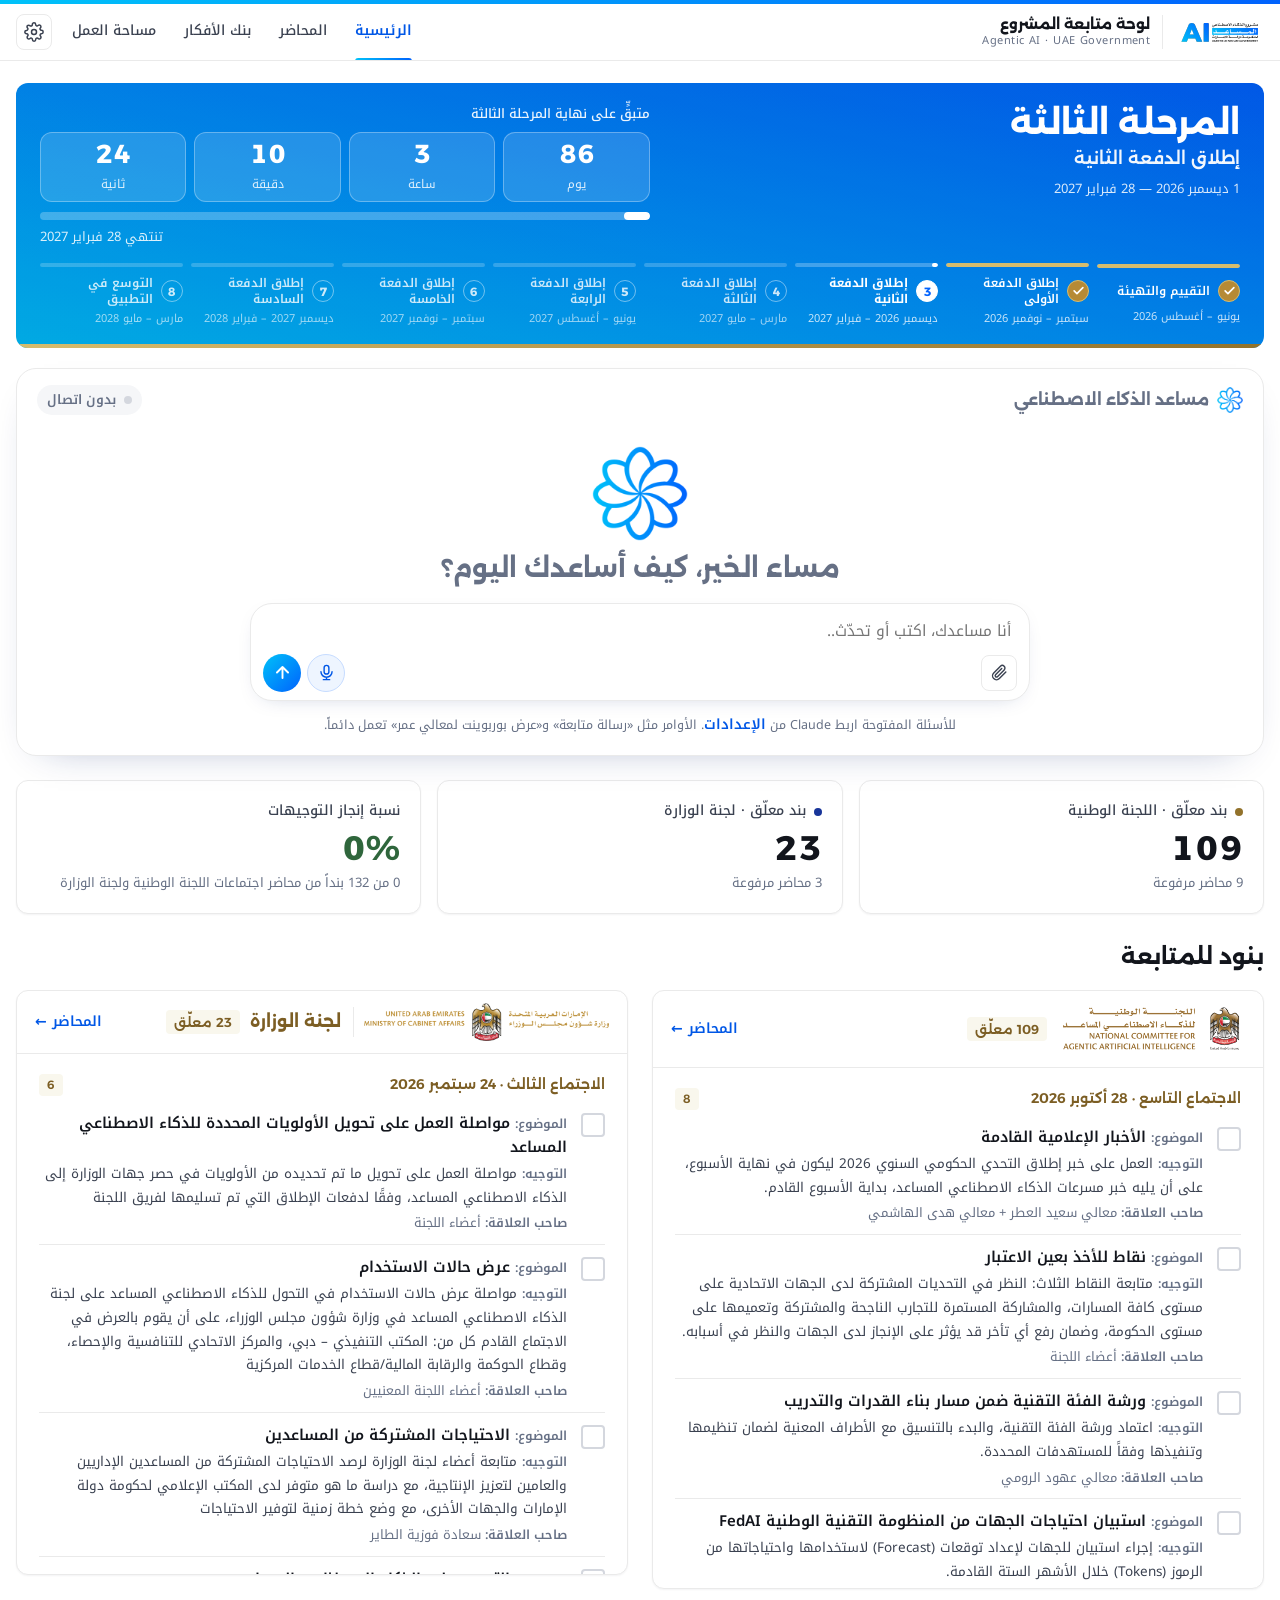
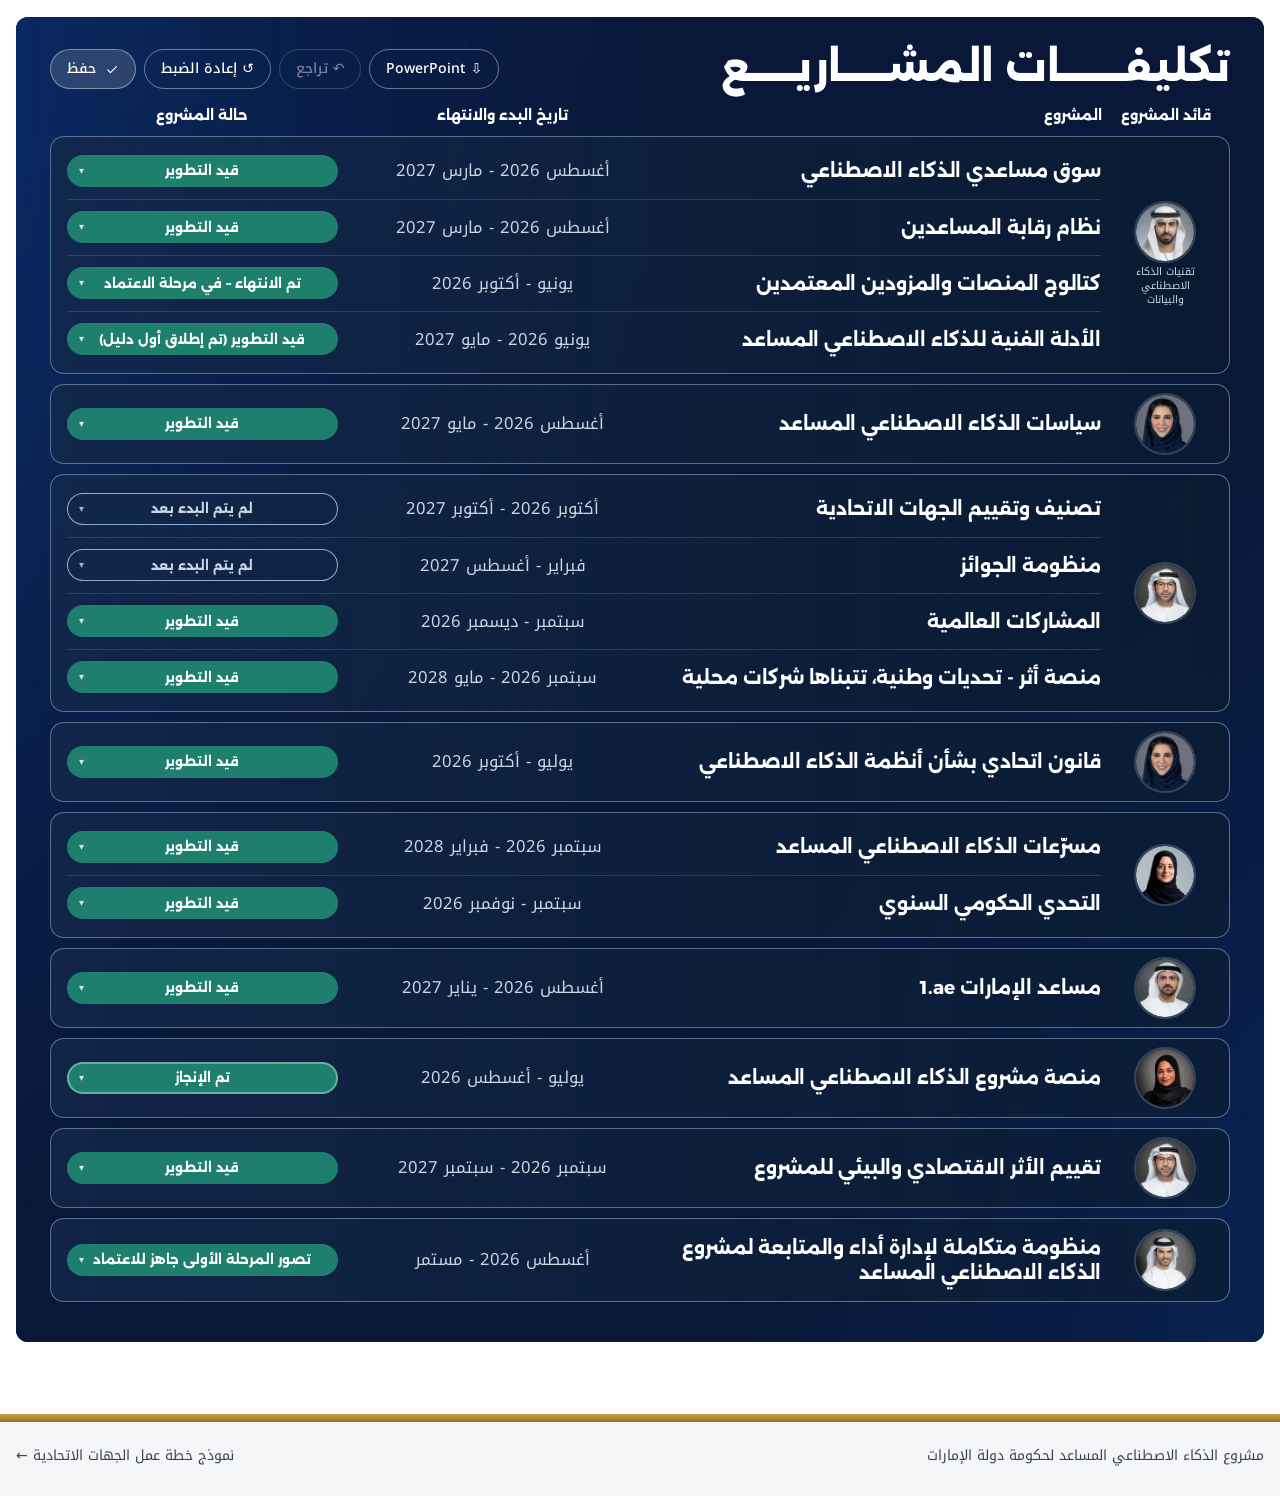
<file: index.html>
<!DOCTYPE html>
<html lang="ar" dir="rtl">
<head>
<meta charset="UTF-8">
<meta name="viewport" content="width=device-width, initial-scale=1.0">
<title>لوحة متابعة الذكاء الاصطناعي المساعد</title>
<meta name="claude:viewport-fit-sides" content="cover">
<meta name="description" content="لوحة متابعة مشروع الذكاء الاصطناعي المساعد لحكومة دولة الإمارات: المراحل، المحاضر، الإطلاقات، أرشيف الفعاليات، بنك الأفكار ومساحة العمل.">
<link rel="icon" href="assets/logo.svg" type="image/svg+xml">
<link rel="preconnect" href="https://fonts.googleapis.com">
<link rel="preconnect" href="https://fonts.gstatic.com" crossorigin>
<link href="https://fonts.googleapis.com/css2?family=Alexandria:wght@400;500;600;700;800&family=Noto+Kufi+Arabic:wght@400;500;600;700&display=swap" rel="stylesheet">
<link rel="stylesheet" href="assets/app.css">
</head>
<body>

<header class="topbar">
  <div class="topbar-inner">
    <a class="brand" href="#dashboard" aria-label="الرئيسية">
      <img src="assets/logo.svg" alt="مشروع الذكاء الاصطناعي المساعد">
      <span class="brand-text">
        <strong>لوحة متابعة المشروع</strong>
        <small>Agentic AI · UAE Government</small>
      </span>
    </a>
    <nav class="tabs" role="tablist">
      <a href="#dashboard" data-tab="dashboard">الرئيسية</a>
      <a href="#minutes" data-tab="minutes">المحاضر</a>
      <a href="#launches" data-tab="launches" hidden>الإطلاقات</a>
      <a href="#archive" data-tab="archive" hidden>الأرشيف</a>
      <a href="#ideas" data-tab="ideas">بنك الأفكار</a>
      <a href="#workspace" data-tab="workspace">مساحة العمل</a>
    </nav>
    <div class="top-actions">
      <span id="syncBadge" class="sync-badge" hidden></span>
      <button class="icon-btn" id="settingsBtn" title="الإعدادات والبيانات" aria-label="الإعدادات">
        <svg viewBox="0 0 24 24" width="20" height="20" fill="none" stroke="currentColor" stroke-width="1.8" stroke-linecap="round" stroke-linejoin="round"><circle cx="12" cy="12" r="3"/><path d="M19.4 15a1.65 1.65 0 0 0 .33 1.82l.06.06a2 2 0 1 1-2.83 2.83l-.06-.06a1.65 1.65 0 0 0-1.82-.33 1.65 1.65 0 0 0-1 1.51V21a2 2 0 1 1-4 0v-.09a1.65 1.65 0 0 0-1-1.51 1.65 1.65 0 0 0-1.82.33l-.06.06a2 2 0 1 1-2.83-2.83l.06-.06a1.65 1.65 0 0 0 .33-1.82 1.65 1.65 0 0 0-1.51-1H3a2 2 0 1 1 0-4h.09a1.65 1.65 0 0 0 1.51-1 1.65 1.65 0 0 0-.33-1.82l-.06-.06a2 2 0 1 1 2.83-2.83l.06.06a1.65 1.65 0 0 0 1.82.33h.08a1.65 1.65 0 0 0 1-1.51V3a2 2 0 1 1 4 0v.09a1.65 1.65 0 0 0 1 1.51 1.65 1.65 0 0 0 1.82-.33l.06-.06a2 2 0 1 1 2.83 2.83l-.06.06a1.65 1.65 0 0 0-.33 1.82v.08a1.65 1.65 0 0 0 1.51 1H21a2 2 0 1 1 0 4h-.09a1.65 1.65 0 0 0-1.51 1z"/></svg>
      </button>
    </div>
  </div>
</header>

<main id="app" class="wrap">
  <div class="loading">جارٍ التحميل…</div>
</main>

<footer class="foot-band">
  <div class="foot wrap">
    <span>مشروع الذكاء الاصطناعي المساعد لحكومة دولة الإمارات</span>
    <a href="workflow-form.html">نموذج خطة عمل الجهات الاتحادية ←</a>
  </div>
</footer>

<dialog id="modal"><form method="dialog" id="modalForm"></form></dialog>
<div id="toast" popover="manual" role="status" aria-live="polite"></div>

<script src="assets/app.js"></script>
</body>
</html>
</file>
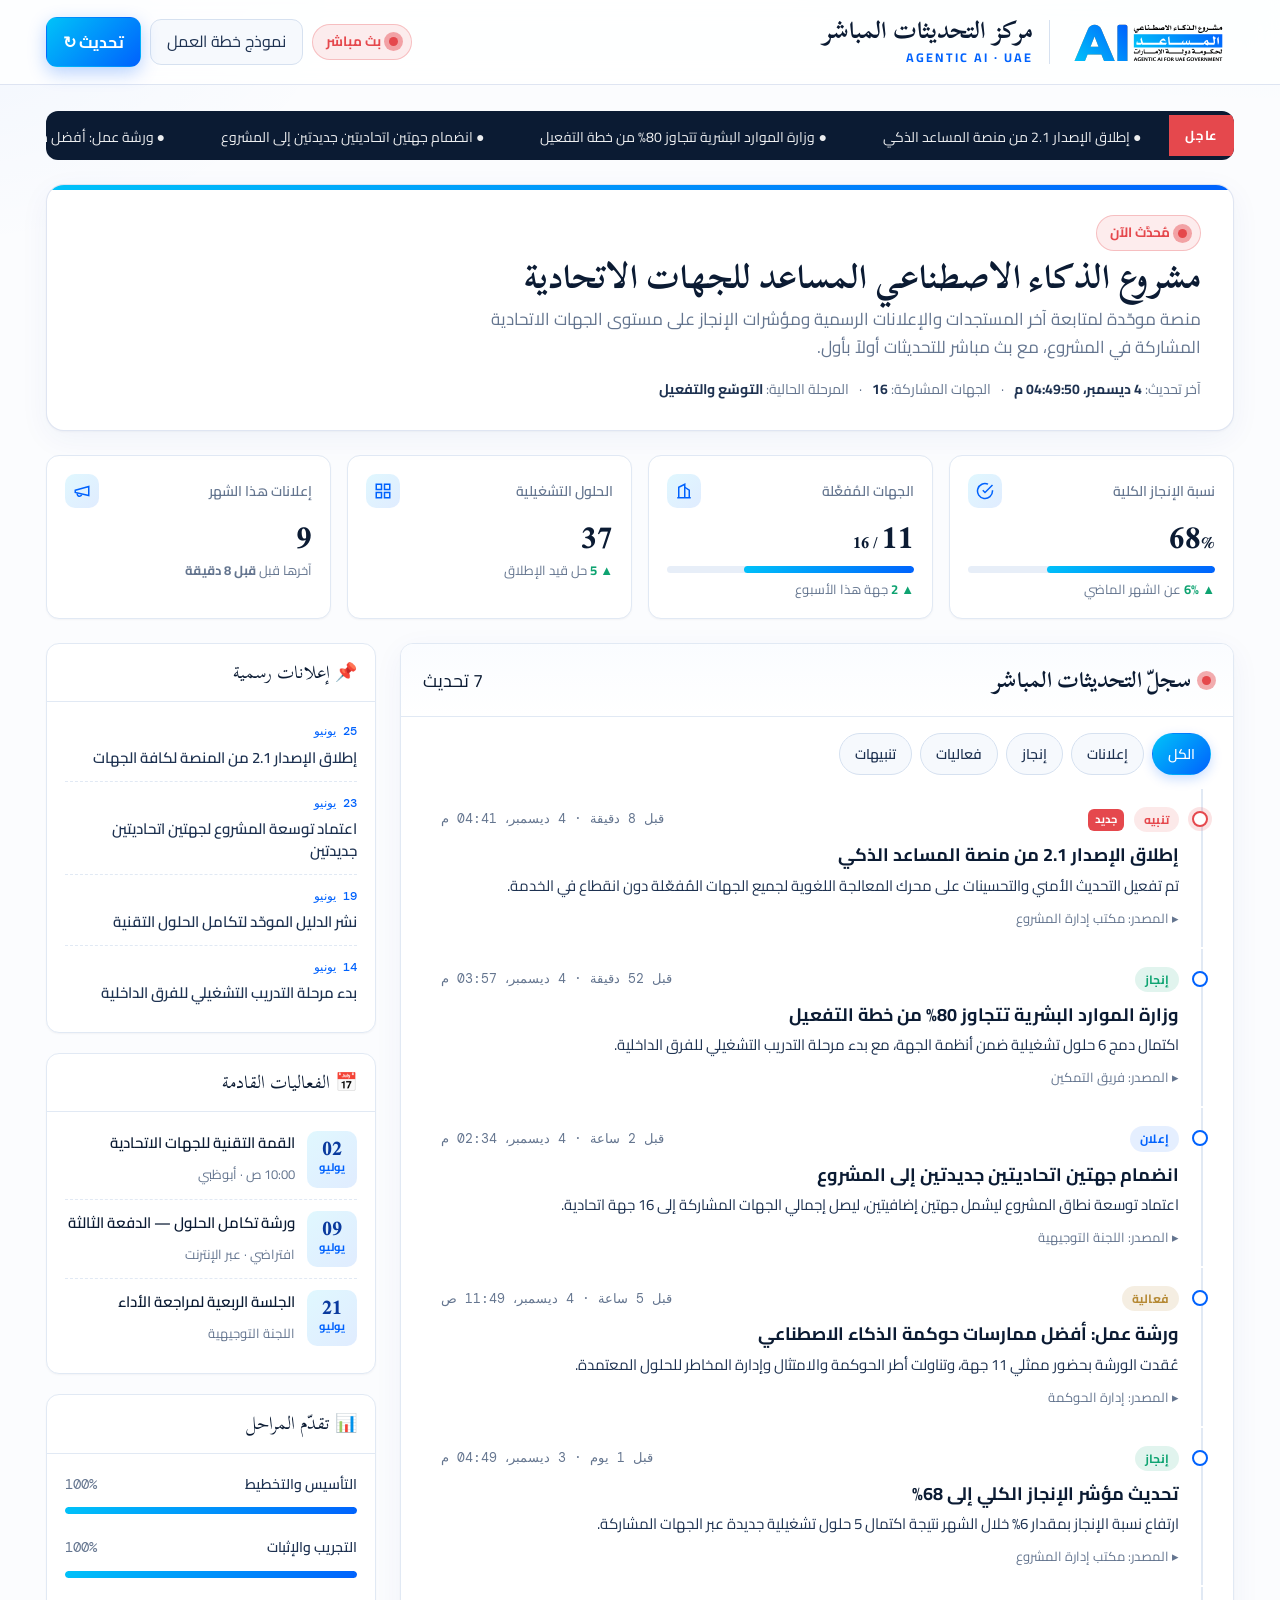
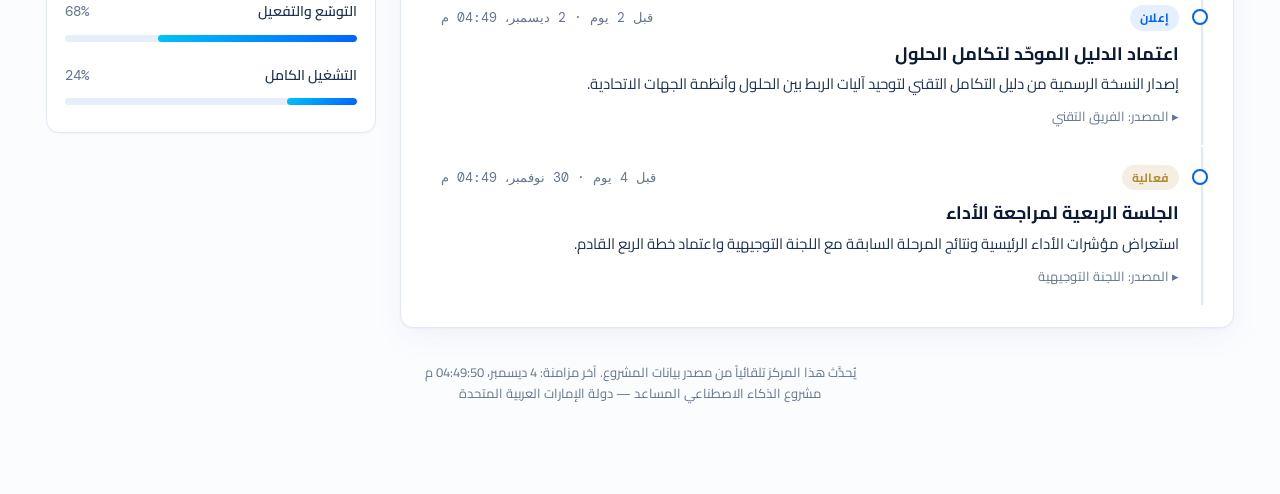
<file: updates.html>
<!DOCTYPE html>
<html lang="ar" dir="rtl">
<head>
<meta charset="UTF-8">
<meta name="viewport" content="width=device-width, initial-scale=1.0">
<title>مركز التحديثات المباشر — مشروع الذكاء الاصطناعي المساعد</title>
<link rel="preconnect" href="https://fonts.googleapis.com">
<link rel="preconnect" href="https://fonts.gstatic.com" crossorigin>
<link href="https://fonts.googleapis.com/css2?family=Scheherazade+New:wght@400;500;700&family=Cairo:wght@300;400;500;600;700&family=DM+Mono:wght@400;500&display=swap" rel="stylesheet">
<style>
  :root{
    --cyan:#00C2F9; --blue:#0062FD; --blue-deep:#0A3A9E;
    --grad:linear-gradient(135deg,#00C2F9 0%,#0062FD 100%);
    --grad-soft:linear-gradient(135deg,rgba(0,194,249,.12),rgba(0,98,253,.12));
    --gold-1:#CEAE74; --gold-2:#B68A35; --grad-gold:linear-gradient(135deg,#CEAE74,#B68A35);
    --ink:#0B1B33; --ink-2:#1E3251; --muted:#64758F;
    --bg:#EEF3FA; --surface:#FFFFFF; --field:#F6F9FD;
    --line:#E1E9F4; --line-2:#D6E1F0; --ok:#0EA371; --warn:#E0922F; --live:#E5484D;
    --shadow-sm:0 1px 2px rgba(11,27,51,.04);
    --shadow:0 1px 2px rgba(11,27,51,.035),0 8px 30px rgba(10,58,158,.05);
    --shadow-lg:0 12px 44px rgba(10,58,158,.10);
    --radius:13px;
    --serif:'Scheherazade New','Amiri','Sakkal Majalla',serif;
    --sans:'Cairo','Segoe UI',sans-serif;
    --mono:'DM Mono','Courier New',monospace;
    --hair:rgba(10,58,158,.13);
  }
  *{box-sizing:border-box}
  html{scroll-behavior:smooth}
  body{
    margin:0;font-family:var(--sans);
    background:
      radial-gradient(1100px 460px at 100% -8%,rgba(0,194,249,.055),transparent 60%),
      radial-gradient(820px 460px at -8% 0%,rgba(0,98,253,.045),transparent 55%),
      #FBFCFE;
    color:var(--ink);font-size:18px;line-height:1.62;-webkit-font-smoothing:antialiased;
  }
  a{color:inherit}
  /* header */
  .topbar{position:sticky;top:0;z-index:50;background:rgba(255,255,255,.82);
    backdrop-filter:saturate(180%) blur(14px);-webkit-backdrop-filter:saturate(180%) blur(14px);
    border-bottom:1px solid var(--hair)}
  .topbar-inner{max-width:1240px;margin:0 auto;padding:13px 26px;display:flex;align-items:center;gap:20px;flex-wrap:wrap}
  .brand{display:flex;align-items:center;gap:16px;flex:1 1 auto;min-width:0}
  .brand img{height:58px;width:auto;display:block}
  .brand .divider{width:1px;height:44px;background:var(--line-2);flex:0 0 1px}
  .brand .ttl h1{margin:0;font-family:var(--serif);font-size:24px;font-weight:700;color:var(--ink);line-height:1.22}
  .brand .ttl .sub{font-family:var(--sans);font-size:12.5px;color:var(--blue);font-weight:700;margin-top:3px;letter-spacing:.16em}
  .toolbar{display:flex;gap:9px;flex-wrap:wrap;align-items:center}
  .btn{font-family:inherit;font-size:16px;cursor:pointer;border:1px solid transparent;border-radius:11px;
    padding:9px 16px;display:inline-flex;align-items:center;gap:8px;transition:transform .12s,box-shadow .15s,background .15s;white-space:nowrap;text-decoration:none}
  .btn:active{transform:translateY(1px)}
  .btn-ghost{background:var(--field);color:var(--ink-2);border-color:var(--line-2)}
  .btn-ghost:hover{background:#EAF1FB;border-color:#C3D5EE}
  .btn-grad{background:var(--grad);color:#fff;font-weight:700;box-shadow:0 6px 18px rgba(0,98,253,.28)}
  .btn-grad:hover{box-shadow:0 9px 26px rgba(0,98,253,.36)}
  /* live pill */
  .livepill{display:inline-flex;align-items:center;gap:8px;background:rgba(229,72,77,.10);
    color:var(--live);border:1px solid rgba(229,72,77,.28);border-radius:999px;padding:6px 13px;font-size:13.5px;font-weight:700}
  .livedot{width:9px;height:9px;border-radius:50%;background:var(--live);position:relative}
  .livedot::after{content:"";position:absolute;inset:-5px;border-radius:50%;background:rgba(229,72,77,.45);animation:pulse 1.8s ease-out infinite}
  @keyframes pulse{0%{transform:scale(.6);opacity:.8}100%{transform:scale(1.8);opacity:0}}
  /* layout */
  .wrap{max-width:1240px;margin:0 auto;padding:26px 26px 90px}
  /* hero */
  .hero{background:var(--surface);border:1px solid var(--hair);border-radius:18px;box-shadow:var(--shadow);
    padding:30px 32px;overflow:hidden;position:relative;margin-bottom:24px}
  .hero::before{content:"";position:absolute;inset:0 0 auto 0;height:5px;background:var(--grad)}
  .hero h2{margin:6px 0 8px;font-family:var(--serif);font-size:34px;line-height:1.22;color:var(--ink)}
  .hero p{margin:0;color:var(--muted);font-size:17px;max-width:760px}
  .hero .meta{margin-top:16px;display:flex;gap:10px;flex-wrap:wrap;align-items:center;font-size:14px;color:var(--muted)}
  .hero .meta b{color:var(--ink-2)}
  /* kpi */
  .kpis{display:grid;grid-template-columns:repeat(4,1fr);gap:16px;margin-bottom:24px}
  .kpi{background:var(--surface);border:1px solid var(--line);border-radius:var(--radius);box-shadow:var(--shadow-sm);padding:18px 18px}
  .kpi .k-top{display:flex;align-items:center;justify-content:space-between;gap:8px}
  .kpi .k-lbl{font-size:14px;color:var(--muted);font-weight:600}
  .kpi .k-ico{width:34px;height:34px;border-radius:10px;display:grid;place-items:center;background:var(--grad-soft);color:var(--blue)}
  .kpi .k-ico svg{width:18px;height:18px}
  .kpi .k-num{font-family:var(--serif);font-size:34px;font-weight:700;color:var(--ink);line-height:1;margin-top:12px}
  .kpi .k-sub{font-size:13px;color:var(--muted);margin-top:6px}
  .kpi .k-sub .up{color:var(--ok);font-weight:700}
  .bar{height:7px;border-radius:99px;background:#E7EEF8;overflow:hidden;margin-top:12px}
  .bar > i{display:block;height:100%;background:var(--grad);border-radius:99px}
  /* main grid */
  .grid{display:grid;grid-template-columns:minmax(0,1fr) 330px;gap:24px;align-items:start}
  .panel{background:var(--surface);border:1px solid var(--line);border-radius:var(--radius);box-shadow:var(--shadow);overflow:hidden}
  .panel-h{padding:18px 22px;border-bottom:1px solid var(--line);display:flex;align-items:center;justify-content:space-between;gap:12px;background:linear-gradient(180deg,#FAFCFF,#fff)}
  .panel-h h3{margin:0;font-family:var(--serif);font-size:22px;color:var(--ink);display:flex;align-items:center;gap:10px}
  /* filters */
  .filters{display:flex;gap:8px;flex-wrap:wrap;padding:16px 22px 4px}
  .chip{font-family:inherit;font-size:14px;cursor:pointer;border:1px solid var(--line-2);background:var(--field);
    color:var(--ink-2);border-radius:999px;padding:7px 15px;transition:.12s;font-weight:600}
  .chip:hover{border-color:#C3D5EE}
  .chip.on{background:var(--grad);color:#fff;border-color:transparent;box-shadow:0 4px 12px rgba(0,98,253,.22)}
  /* feed */
  .feed{padding:10px 22px 22px}
  .item{position:relative;padding:18px 22px 18px 18px;border-right:2px solid var(--line);margin-right:8px}
  .item::before{content:"";position:absolute;right:-7px;top:22px;width:12px;height:12px;border-radius:50%;background:#fff;border:2.5px solid var(--blue)}
  .item.is-new::before{border-color:var(--live);box-shadow:0 0 0 4px rgba(229,72,77,.15)}
  .item + .item{margin-top:2px}
  .item .i-head{display:flex;align-items:center;gap:10px;flex-wrap:wrap}
  .tag{font-size:12px;font-weight:700;padding:3px 10px;border-radius:999px;letter-spacing:.02em}
  .t-announce{background:rgba(0,98,253,.10);color:var(--blue)}
  .t-progress{background:rgba(14,163,113,.12);color:var(--ok)}
  .t-event{background:rgba(182,138,53,.14);color:var(--gold-2)}
  .t-alert{background:rgba(229,72,77,.12);color:var(--live)}
  .item .i-time{font-family:var(--mono);font-size:12.5px;color:var(--muted);margin-right:auto}
  .item h4{margin:10px 0 6px;font-size:18px;color:var(--ink);line-height:1.4}
  .item p{margin:0;color:var(--ink-2);font-size:15px;line-height:1.6}
  .item .i-foot{margin-top:10px;font-size:13px;color:var(--muted);display:flex;gap:8px;align-items:center;flex-wrap:wrap}
  .newflag{font-size:11px;font-weight:700;color:#fff;background:var(--live);border-radius:6px;padding:2px 7px}
  /* side cards */
  .side{display:flex;flex-direction:column;gap:20px;position:sticky;top:96px}
  .mini{background:var(--surface);border:1px solid var(--line);border-radius:var(--radius);box-shadow:var(--shadow-sm);overflow:hidden}
  .mini-h{padding:14px 18px;border-bottom:1px solid var(--line);font-family:var(--serif);font-size:18px;color:var(--ink);display:flex;align-items:center;gap:9px}
  .mini-b{padding:8px 18px 16px}
  .ann{padding:12px 0;border-bottom:1px dashed var(--line)}
  .ann:last-child{border-bottom:0}
  .ann .a-date{font-family:var(--mono);font-size:12px;color:var(--blue);font-weight:500}
  .ann h5{margin:5px 0 0;font-size:15px;color:var(--ink-2);font-weight:600;line-height:1.45}
  .ev{display:flex;gap:12px;padding:11px 0;border-bottom:1px dashed var(--line)}
  .ev:last-child{border-bottom:0}
  .ev .cal{flex:0 0 50px;text-align:center;background:var(--grad-soft);border-radius:10px;padding:6px 0}
  .ev .cal .d{font-family:var(--serif);font-size:22px;font-weight:700;color:var(--blue-deep);line-height:1}
  .ev .cal .m{font-size:11px;color:var(--blue);font-weight:700}
  .ev .e-body h5{margin:0 0 3px;font-size:15px;color:var(--ink);font-weight:600}
  .ev .e-body span{font-size:13px;color:var(--muted)}
  .phase{padding:11px 0}
  .phase .p-top{display:flex;justify-content:space-between;font-size:14px;margin-bottom:6px}
  .phase .p-top b{color:var(--ink-2);font-weight:600}
  .phase .p-top span{font-family:var(--mono);color:var(--muted)}
  .foot{margin-top:34px;text-align:center;color:var(--muted);font-size:13px}
  .ticker{background:var(--ink);color:#fff;overflow:hidden;white-space:nowrap;border-radius:12px;margin-bottom:24px;display:flex;align-items:center}
  .ticker .lab{background:var(--live);padding:10px 16px;font-weight:700;font-size:13px;flex:0 0 auto;letter-spacing:.05em}
  .ticker .track{display:inline-block;padding:10px 0;animation:scroll 32s linear infinite}
  .ticker .track span{padding:0 28px;font-size:14px;opacity:.92}
  @keyframes scroll{0%{transform:translateX(-100%)}100%{transform:translateX(100%)}}
  @media (max-width:1000px){.kpis{grid-template-columns:repeat(2,1fr)}.grid{grid-template-columns:1fr}.side{position:static}}
  @media (max-width:560px){.hero h2{font-size:26px}.brand .ttl h1{font-size:19px}.brand img{height:46px}}
</style>
</head>
<body>
<header class="topbar">
  <div class="topbar-inner">
    <div class="brand">
      <img src="[data-uri]" alt="شعار المشروع">
      <div class="divider"></div>
      <div class="ttl">
        <h1>مركز التحديثات المباشر</h1>
        <div class="sub">AGENTIC AI · UAE</div>
      </div>
    </div>
    <div class="toolbar">
      <span class="livepill"><span class="livedot"></span> بث مباشر</span>
      <a class="btn btn-ghost" href="index.html">نموذج خطة العمل</a>
      <button class="btn btn-grad" onclick="location.reload()">تحديث ↻</button>
    </div>
  </div>
</header>

<div class="wrap">
  <!-- ticker -->
  <div class="ticker" aria-label="عناوين عاجلة">
    <div class="lab">عاجل</div>
    <div class="track" id="ticker"></div>
  </div>

  <!-- hero -->
  <section class="hero">
    <span class="livepill"><span class="livedot"></span> مُحدَّث الآن</span>
    <h2>مشروع الذكاء الاصطناعي المساعد للجهات الاتحادية</h2>
    <p>منصة موحّدة لمتابعة آخر المستجدات والإعلانات الرسمية ومؤشرات الإنجاز على مستوى الجهات الاتحادية المشاركة في المشروع، مع بث مباشر للتحديثات أولاً بأول.</p>
    <div class="meta">
      <span>آخر تحديث: <b id="lastUpdate">—</b></span> ·
      <span>الجهات المشاركة: <b>16</b></span> ·
      <span>المرحلة الحالية: <b>التوسّع والتفعيل</b></span>
    </div>
  </section>

  <!-- KPIs -->
  <div class="kpis">
    <div class="kpi">
      <div class="k-top"><span class="k-lbl">نسبة الإنجاز الكلية</span>
        <span class="k-ico"><svg viewBox="0 0 24 24" fill="none" stroke="currentColor" stroke-width="2"><path d="M22 11.08V12a10 10 0 1 1-5.93-9.14"/><polyline points="22 4 12 14.01 9 11.01"/></svg></span></div>
      <div class="k-num">68<span style="font-size:18px">%</span></div>
      <div class="bar"><i style="width:68%"></i></div>
      <div class="k-sub"><span class="up">▲ 6%</span> عن الشهر الماضي</div>
    </div>
    <div class="kpi">
      <div class="k-top"><span class="k-lbl">الجهات المُفعَّلة</span>
        <span class="k-ico"><svg viewBox="0 0 24 24" fill="none" stroke="currentColor" stroke-width="2"><path d="M3 21h18"/><path d="M5 21V7l8-4v18"/><path d="M19 21V11l-6-4"/></svg></span></div>
      <div class="k-num">11<span style="font-size:18px"> / 16</span></div>
      <div class="bar"><i style="width:69%"></i></div>
      <div class="k-sub"><span class="up">▲ 2</span> جهة هذا الأسبوع</div>
    </div>
    <div class="kpi">
      <div class="k-top"><span class="k-lbl">الحلول التشغيلية</span>
        <span class="k-ico"><svg viewBox="0 0 24 24" fill="none" stroke="currentColor" stroke-width="2"><rect x="3" y="3" width="7" height="7"/><rect x="14" y="3" width="7" height="7"/><rect x="14" y="14" width="7" height="7"/><rect x="3" y="14" width="7" height="7"/></svg></span></div>
      <div class="k-num">37</div>
      <div class="k-sub"><span class="up">▲ 5</span> حل قيد الإطلاق</div>
    </div>
    <div class="kpi">
      <div class="k-top"><span class="k-lbl">إعلانات هذا الشهر</span>
        <span class="k-ico"><svg viewBox="0 0 24 24" fill="none" stroke="currentColor" stroke-width="2"><path d="M3 11l18-5v12L3 14v-3z"/><path d="M11.6 16.8a3 3 0 1 1-5.8-1.6"/></svg></span></div>
      <div class="k-num">9</div>
      <div class="k-sub">آخرها قبل <b id="kpiAgo">—</b></div>
    </div>
  </div>

  <!-- main grid -->
  <div class="grid">
    <main class="panel">
      <div class="panel-h">
        <h3><span class="livedot"></span> سجلّ التحديثات المباشر</h3>
        <span class="i-time" id="feedCount"></span>
      </div>
      <div class="filters" id="filters">
        <button class="chip on" data-f="all">الكل</button>
        <button class="chip" data-f="announce">إعلانات</button>
        <button class="chip" data-f="progress">إنجاز</button>
        <button class="chip" data-f="event">فعاليات</button>
        <button class="chip" data-f="alert">تنبيهات</button>
      </div>
      <div class="feed" id="feed"></div>
    </main>

    <aside class="side">
      <div class="mini">
        <div class="mini-h">📌 إعلانات رسمية</div>
        <div class="mini-b" id="annList"></div>
      </div>
      <div class="mini">
        <div class="mini-h">📅 الفعاليات القادمة</div>
        <div class="mini-b" id="evList"></div>
      </div>
      <div class="mini">
        <div class="mini-h">📊 تقدّم المراحل</div>
        <div class="mini-b" id="phaseList"></div>
      </div>
    </aside>
  </div>

  <div class="foot">
    يُحدَّث هذا المركز تلقائياً من مصدر بيانات المشروع. آخر مزامنة: <span id="footSync">—</span><br>
    مشروع الذكاء الاصطناعي المساعد — دولة الإمارات العربية المتحدة
  </div>
</div>

<script>
/* ===================================================================
   مصدر البيانات — يمكن استبداله بنداء fetch() لواجهة برمجية حيّة (API)
   أو ملف JSON يُحدَّث من لوحة التحكم. الحقول كما هي تُعرض مباشرة.
   مثال: const data = await (await fetch('/api/updates')).json();
   =================================================================== */
const FEED = [
  {type:'alert', mins:8, title:'إطلاق الإصدار 2.1 من منصة المساعد الذكي', body:'تم تفعيل التحديث الأمني والتحسينات على محرك المعالجة اللغوية لجميع الجهات المُفعّلة دون انقطاع في الخدمة.', src:'مكتب إدارة المشروع'},
  {type:'progress', mins:52, title:'وزارة الموارد البشرية تتجاوز 80% من خطة التفعيل', body:'اكتمال دمج 6 حلول تشغيلية ضمن أنظمة الجهة، مع بدء مرحلة التدريب التشغيلي للفرق الداخلية.', src:'فريق التمكين'},
  {type:'announce', mins:135, title:'انضمام جهتين اتحاديتين جديدتين إلى المشروع', body:'اعتماد توسعة نطاق المشروع ليشمل جهتين إضافيتين، ليصل إجمالي الجهات المشاركة إلى 16 جهة اتحادية.', src:'اللجنة التوجيهية'},
  {type:'event', mins:300, title:'ورشة عمل: أفضل ممارسات حوكمة الذكاء الاصطناعي', body:'عُقدت الورشة بحضور ممثلي 11 جهة، وتناولت أطر الحوكمة والامتثال وإدارة المخاطر للحلول المعتمدة.', src:'إدارة الحوكمة'},
  {type:'progress', mins:1440, title:'تحديث مؤشر الإنجاز الكلي إلى 68%', body:'ارتفاع نسبة الإنجاز بمقدار 6% خلال الشهر نتيجة اكتمال 5 حلول تشغيلية جديدة عبر الجهات المشاركة.', src:'مكتب إدارة المشروع'},
  {type:'announce', mins:2880, title:'اعتماد الدليل الموحّد لتكامل الحلول', body:'إصدار النسخة الرسمية من دليل التكامل التقني لتوحيد آليات الربط بين الحلول وأنظمة الجهات الاتحادية.', src:'الفريق التقني'},
  {type:'event', mins:5760, title:'الجلسة الربعية لمراجعة الأداء', body:'استعراض مؤشرات الأداء الرئيسية ونتائج المرحلة السابقة مع اللجنة التوجيهية واعتماد خطة الربع القادم.', src:'اللجنة التوجيهية'},
];

const ANNOUNCEMENTS = [
  {date:'25 يونيو', title:'إطلاق الإصدار 2.1 من المنصة لكافة الجهات'},
  {date:'23 يونيو', title:'اعتماد توسعة المشروع لجهتين اتحاديتين جديدتين'},
  {date:'19 يونيو', title:'نشر الدليل الموحّد لتكامل الحلول التقنية'},
  {date:'14 يونيو', title:'بدء مرحلة التدريب التشغيلي للفرق الداخلية'},
];

const EVENTS = [
  {d:'02', m:'يوليو', title:'القمة التقنية للجهات الاتحادية', sub:'10:00 ص · أبوظبي'},
  {d:'09', m:'يوليو', title:'ورشة تكامل الحلول — الدفعة الثالثة', sub:'افتراضي · عبر الإنترنت'},
  {d:'21', m:'يوليو', title:'الجلسة الربعية لمراجعة الأداء', sub:'اللجنة التوجيهية'},
];

const PHASES = [
  {name:'التأسيس والتخطيط', pct:100},
  {name:'التجريب والإثبات', pct:100},
  {name:'التوسّع والتفعيل', pct:68},
  {name:'التشغيل الكامل', pct:24},
];

/* ---- helpers ---- */
const TAGS = {announce:['t-announce','إعلان'], progress:['t-progress','إنجاز'], event:['t-event','فعالية'], alert:['t-alert','تنبيه']};
function ago(mins){
  if(mins<60) return 'قبل '+mins+' دقيقة';
  if(mins<1440) return 'قبل '+Math.round(mins/60)+' ساعة';
  return 'قبل '+Math.round(mins/1440)+' يوم';
}
function stamp(mins){
  const d=new Date(Date.now()-mins*60000);
  return d.toLocaleString('ar-AE',{hour:'2-digit',minute:'2-digit',day:'numeric',month:'short'});
}

/* ---- render feed ---- */
let active='all';
function renderFeed(){
  const el=document.getElementById('feed');
  const items=FEED.filter(x=>active==='all'||x.type===active);
  el.innerHTML=items.map(x=>{
    const [cls,lbl]=TAGS[x.type];
    const fresh=x.mins<30;
    return `<article class="item ${fresh?'is-new':''}">
      <div class="i-head">
        <span class="tag ${cls}">${lbl}</span>
        ${fresh?'<span class="newflag">جديد</span>':''}
        <span class="i-time">${ago(x.mins)} · ${stamp(x.mins)}</span>
      </div>
      <h4>${x.title}</h4>
      <p>${x.body}</p>
      <div class="i-foot">▸ المصدر: ${x.src}</div>
    </article>`;
  }).join('');
  document.getElementById('feedCount').textContent=items.length+' تحديث';
}
document.getElementById('filters').addEventListener('click',e=>{
  const b=e.target.closest('.chip'); if(!b) return;
  document.querySelectorAll('.chip').forEach(c=>c.classList.remove('on'));
  b.classList.add('on'); active=b.dataset.f; renderFeed();
});

/* ---- side lists ---- */
document.getElementById('annList').innerHTML=ANNOUNCEMENTS.map(a=>
  `<div class="ann"><div class="a-date">${a.date}</div><h5>${a.title}</h5></div>`).join('');
document.getElementById('evList').innerHTML=EVENTS.map(e=>
  `<div class="ev"><div class="cal"><div class="d">${e.d}</div><div class="m">${e.m}</div></div>
   <div class="e-body"><h5>${e.title}</h5><span>${e.sub}</span></div></div>`).join('');
document.getElementById('phaseList').innerHTML=PHASES.map(p=>
  `<div class="phase"><div class="p-top"><b>${p.name}</b><span>${p.pct}%</span></div>
   <div class="bar"><i style="width:${p.pct}%"></i></div></div>`).join('');

/* ---- ticker ---- */
const heads=FEED.slice(0,5).map(x=>x.title);
document.getElementById('ticker').innerHTML=heads.map(h=>`<span>● ${h}</span>`).join('');

/* ---- live clock ---- */
function tick(){
  const now=new Date().toLocaleString('ar-AE',{hour:'2-digit',minute:'2-digit',second:'2-digit',day:'numeric',month:'short'});
  document.getElementById('lastUpdate').textContent=now;
  document.getElementById('footSync').textContent=now;
  document.getElementById('kpiAgo').textContent=ago(FEED[0].mins);
}
renderFeed(); tick(); setInterval(tick,1000);

/* ===================================================================
   للربط ببث حيّ حقيقي: استبدل المصفوفات أعلاه بنداء دوري مثل:
   async function poll(){ const r=await fetch('/api/updates');
     const j=await r.json(); FEED.length=0; FEED.push(...j.feed); renderFeed(); }
   setInterval(poll, 30000);   // تحديث كل 30 ثانية
   =================================================================== */
</script>
</body>
</html>
</file>
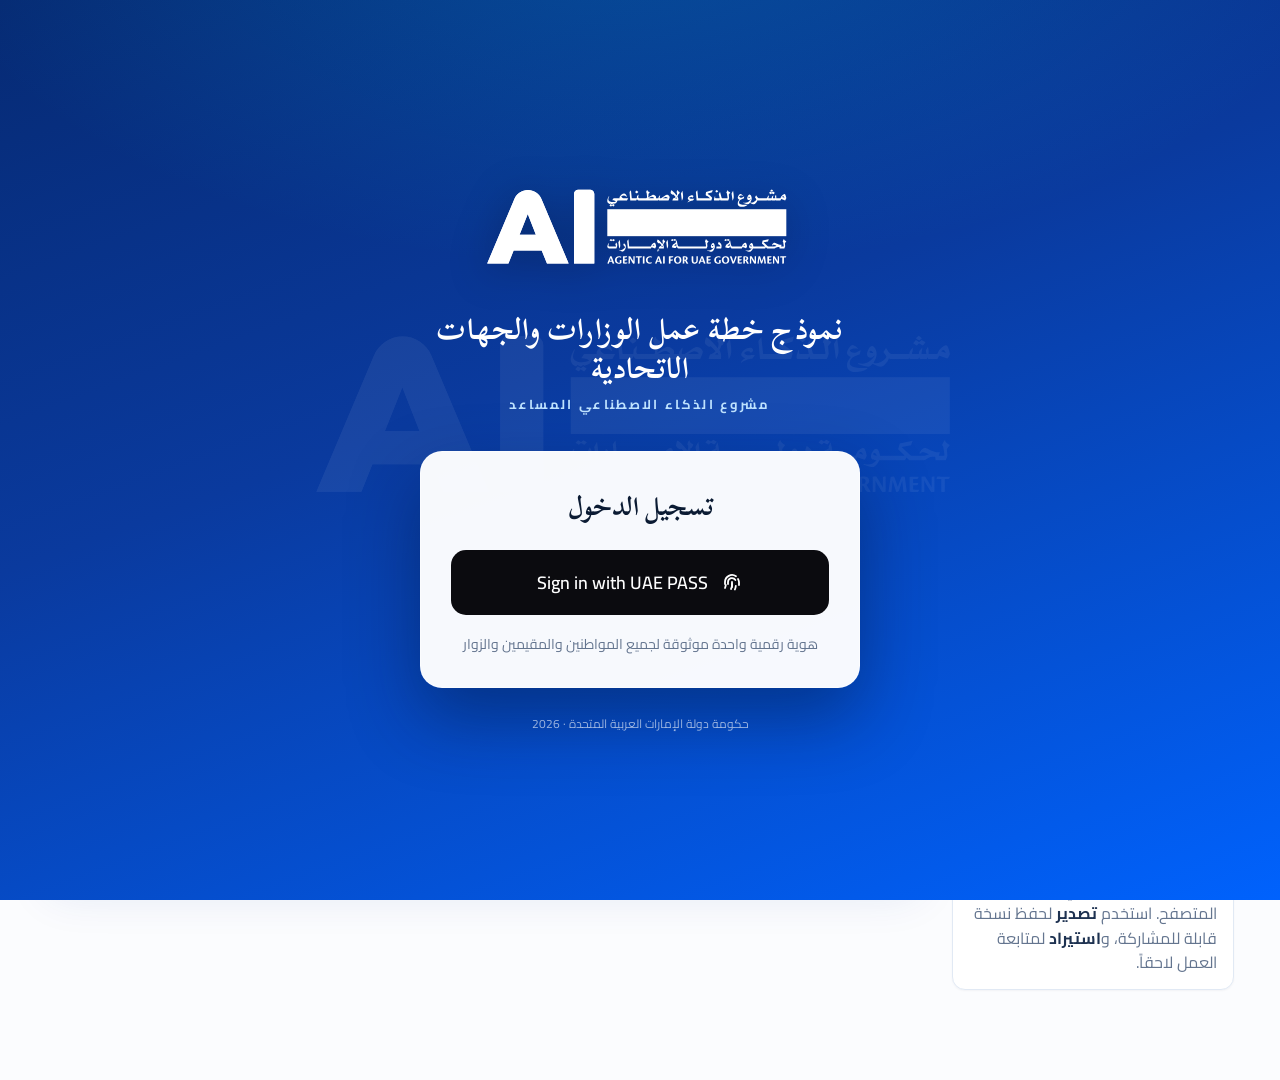
<file: workflow-form.html>
<!DOCTYPE html>
<html lang="ar" dir="rtl">
<head>
<meta charset="UTF-8">
<meta name="viewport" content="width=device-width, initial-scale=1.0">
<title>نموذج خطة عمل الوزارات والجهات الاتحادية — مشروع الذكاء الاصطناعي المساعد</title>
<link rel="preconnect" href="https://fonts.googleapis.com">
<link rel="preconnect" href="https://fonts.gstatic.com" crossorigin>
<link href="https://fonts.googleapis.com/css2?family=Scheherazade+New:wght@400;500;700&family=Cairo:wght@300;400;500;600;700&family=DM+Mono:wght@400;500&display=swap" rel="stylesheet">
<style>
  :root{
    --cyan:#00C2F9;
    --blue:#0062FD;
    --blue-deep:#0A3A9E;
    --grad:linear-gradient(135deg,#00C2F9 0%,#0062FD 100%);
    --grad-soft:linear-gradient(135deg,rgba(0,194,249,.12),rgba(0,98,253,.12));
    --gold-1:#CEAE74;
    --gold-2:#B68A35;
    --grad-gold:linear-gradient(135deg,#CEAE74,#B68A35);
    --ink:#0B1B33;
    --ink-2:#1E3251;
    --muted:#64758F;
    --bg:#EEF3FA;
    --surface:#FFFFFF;
    --field:#F6F9FD;
    --line:#E1E9F4;
    --line-2:#D6E1F0;
    --ok:#0EA371;
    --shadow-sm:0 1px 2px rgba(11,27,51,.04);
    --shadow:0 1px 2px rgba(11,27,51,.035),0 8px 30px rgba(10,58,158,.05);
    --shadow-lg:0 12px 44px rgba(10,58,158,.10);
    --radius:13px;
    --serif:'Scheherazade New','Amiri','Sakkal Majalla',serif;
    --sans:'Cairo','Segoe UI',sans-serif;
    --mono:'DM Mono','Courier New',monospace;
    --hair:rgba(10,58,158,.13);
  }
  *{box-sizing:border-box}
  html{scroll-behavior:smooth}
  body{
    margin:0;
    font-family:var(--sans);
    background:
      radial-gradient(1100px 460px at 100% -8%,rgba(0,194,249,.055),transparent 60%),
      radial-gradient(820px 460px at -8% 0%,rgba(0,98,253,.045),transparent 55%),
      #FBFCFE;
    color:var(--ink);
    font-size:20px;
    line-height:1.62;
    -webkit-font-smoothing:antialiased;
  }
  /* ---------- header ---------- */
  .topbar{
    position:sticky;top:0;z-index:50;
    background:rgba(255,255,255,.82);
    backdrop-filter:saturate(180%) blur(14px);
    -webkit-backdrop-filter:saturate(180%) blur(14px);
    border-bottom:1px solid var(--hair);
  }
  .topbar-inner{
    max-width:1240px;margin:0 auto;padding:13px 26px;
    display:flex;align-items:center;gap:20px;flex-wrap:wrap;
  }
  .brand{display:flex;align-items:center;gap:16px;flex:1 1 auto;min-width:0}
  .brand img{height:62px;width:auto;display:block}
  .brand .divider{width:1px;height:46px;background:var(--line-2);flex:0 0 1px}
  .brand .ttl{min-width:0}
  .brand .ttl h1{margin:0;font-family:var(--serif);font-size:26px;font-weight:700;color:var(--ink);line-height:1.22;letter-spacing:.2px}
  .brand .ttl .sub{font-family:var(--sans);font-size:13px;color:var(--blue);font-weight:700;margin-top:3px;letter-spacing:.16em}
  .toolbar{display:flex;gap:9px;flex-wrap:wrap}
  .btn{
    font-family:inherit;font-size:18px;cursor:pointer;
    border:1px solid transparent;border-radius:11px;
    padding:9px 16px;display:inline-flex;align-items:center;gap:8px;
    transition:transform .12s,box-shadow .15s,background .15s;white-space:nowrap;
  }
  .btn:active{transform:translateY(1px)}
  .btn svg{width:17px;height:17px}
  .btn-ghost{background:var(--field);color:var(--ink-2);border-color:var(--line-2)}
  .btn-ghost:hover{background:#EAF1FB;border-color:#C3D5EE}
  .btn-grad{background:var(--grad);color:#fff;font-weight:700;box-shadow:0 6px 18px rgba(0,98,253,.28)}
  .btn-grad:hover{box-shadow:0 9px 26px rgba(0,98,253,.36)}
  /* sticky thin progress under header */
  .topprog{height:4px;background:#DCE6F4;position:relative;overflow:hidden}
  .topprog .fill{position:absolute;inset:0 auto 0 auto;right:0;width:0;background:var(--grad);transition:width .4s ease}
  /* ---------- layout ---------- */
  .layout{max-width:1240px;margin:0 auto;padding:28px 26px 90px;display:grid;grid-template-columns:282px minmax(0,1fr);gap:30px;align-items:start}
  /* nav / tracker */
  .nav{position:sticky;top:104px;display:flex;flex-direction:column;gap:16px}
  .tracker{background:var(--surface);border:1px solid var(--line);border-radius:var(--radius);box-shadow:var(--shadow);overflow:hidden}
  .tracker-top{padding:20px 18px;display:flex;align-items:center;gap:16px;border-bottom:1px solid var(--line);background:linear-gradient(180deg,#FAFCFF,#fff)}
  .ring{position:relative;width:84px;height:84px;flex:0 0 84px}
  .ring svg{transform:rotate(-90deg)}
  .ring .pct{position:absolute;inset:0;display:flex;flex-direction:column;align-items:center;justify-content:center}
  .ring .pct b{font-family:var(--serif);font-size:28px;color:var(--ink);line-height:1;font-weight:700}
  .ring .pct span{font-size:13px;color:var(--muted)}
  .tracker-top .meta .lbl{font-size:18px;color:var(--ink);font-weight:700;line-height:1.3}
  .tracker-top .meta .cnt{font-size:16px;color:var(--muted);margin-top:3px}
  .tracker-top .meta .cnt b{color:var(--blue)}
  .nav ol{list-style:none;margin:0;padding:8px}
  .nav li a{
    display:flex;align-items:center;gap:11px;text-decoration:none;color:var(--ink-2);
    padding:9px 10px;border-radius:12px;font-size:18px;line-height:1.3;transition:.12s;position:relative;
  }
  .nav li a:hover{background:var(--field)}
  .nav li a.active{background:var(--grad-soft);color:var(--blue-deep);font-weight:700}
  .stat-ico{flex:0 0 28px;width:28px;height:28px;position:relative}
  .stat-ico svg{position:absolute;inset:0;transform:rotate(-90deg)}
  .stat-ico .n{position:absolute;inset:0;display:grid;place-items:center;font-size:14px;font-weight:700;color:var(--muted)}
  .stat-ico.done .n{color:#fff}
  .stat-ico .check{position:absolute;inset:0;display:none;place-items:center}
  .stat-ico.done .check{display:grid}
  .stat-ico.done .n{display:none}
  .nav .li-txt{flex:1;min-width:0}
  .nav .li-pct{font-family:var(--mono);font-size:13px;color:var(--muted);font-variant-numeric:tabular-nums;flex:0 0 auto}
  .nav li a.active .li-pct{color:var(--blue)}
  .hint-card{background:var(--surface);border:1px solid var(--line);border-radius:var(--radius);box-shadow:var(--shadow-sm);padding:14px 16px;font-size:16px;color:var(--muted);line-height:1.55}
  .hint-card b{color:var(--ink-2)}
  /* ---------- sections ---------- */
  .doc{display:flex;flex-direction:column;gap:24px;min-width:0}
  section.card{
    background:var(--surface);border:1px solid var(--hair);border-radius:var(--radius);
    box-shadow:var(--shadow);scroll-margin-top:118px;overflow:hidden;transition:box-shadow .2s;
  }
  section.card:hover{box-shadow:var(--shadow-lg)}
  .sec-head{
    position:relative;padding:27px 30px 22px;
    display:grid;grid-template-columns:1fr auto;
    grid-template-areas:"eye badge" "ttl ttl" "dsc dsc";
    align-items:center;gap:8px 14px;
  }
  .sec-head::after{content:"";position:absolute;right:30px;left:30px;bottom:0;height:1px;
    background:linear-gradient(270deg,var(--blue),var(--cyan) 24%,transparent 62%)}
  .seal{
    grid-area:eye;justify-self:start;align-self:center;
    display:inline-flex;align-items:baseline;gap:6px;
    font-family:var(--sans);font-size:14px;font-weight:700;letter-spacing:.22em;
    color:var(--blue);background:none;box-shadow:none;width:auto;height:auto;border-radius:0;padding:0;
  }
  .seal::before{content:"0";opacity:.45}
  .seal::after{content:"—";color:var(--cyan);letter-spacing:0;margin-inline-start:4px}
  .sec-head .htxt{display:contents}
  .sec-head .htxt h2{grid-area:ttl;margin:0;font-family:var(--serif);font-size:31px;color:var(--ink);font-weight:700;line-height:1.26;letter-spacing:.2px}
  .sec-head .htxt p{grid-area:dsc;margin:1px 0 0;font-size:18px;color:var(--muted);line-height:1.55;max-width:64ch;font-weight:400}
  .sec-badge{
    grid-area:badge;align-self:center;font-size:13.5px;font-weight:700;padding:5px 12px;border-radius:30px;
    display:inline-flex;align-items:center;gap:6px;white-space:nowrap;border:1px solid transparent;letter-spacing:.02em;
  }
  .sec-badge svg{width:13px;height:13px}
  .sec-badge.empty{background:transparent;color:var(--muted);border-color:var(--line-2)}
  .sec-badge.partial{background:rgba(0,98,253,.06);color:var(--blue-deep);border-color:rgba(0,98,253,.22)}
  .sec-badge.done{background:rgba(14,163,113,.07);color:var(--ok);border-color:rgba(14,163,113,.30)}
  .sec-body{padding:26px 28px}
  /* fields */
  .grid{display:grid;gap:16px 18px}
  .grid-2{grid-template-columns:1fr 1fr}
  .field{display:flex;flex-direction:column;gap:6px}
  .field label{font-size:18px;color:var(--ink-2);font-weight:600;letter-spacing:.01em}
  input,select,textarea{
    font-family:inherit;font-size:20px;color:var(--ink);
    background:var(--field);border:1.5px solid var(--line-2);border-radius:11px;
    padding:10px 13px;width:100%;transition:.13s;
  }
  textarea{resize:vertical;min-height:64px;line-height:1.5}
  input:focus,select:focus,textarea:focus{outline:none;border-color:var(--blue);background:#fff;box-shadow:0 0 0 4px rgba(0,98,253,.13)}
  select{cursor:pointer}
  /* tables */
  .tbl-wrap{overflow-x:auto;border:1px solid var(--line-2);border-radius:14px}
  table{border-collapse:collapse;width:100%;min-width:780px}
  thead th{
    background:var(--grad);color:#fff;font-size:18px;font-weight:700;
    padding:12px 13px;text-align:right;line-height:1.35;white-space:normal;vertical-align:middle;
  }
  thead th:first-child{border-start-end-radius:0}
  thead th .th-hint{display:block;font-size:14px;color:rgba(255,255,255,.82);font-weight:400}
  tbody td{padding:8px 10px;border-bottom:1px solid var(--line);vertical-align:top}
  tbody tr:last-child td{border-bottom:none}
  tbody tr:nth-child(even){background:#FAFCFF}
  td input,td select,td textarea{font-size:18.5px;padding:8px 10px;background:#fff}
  td.num{text-align:center;color:var(--muted);font-weight:700;font-size:18px;width:44px;padding-top:15px}
  .row-del{border:none;background:transparent;cursor:pointer;color:#D14343;font-size:22px;line-height:1;padding:6px;border-radius:8px;width:34px}
  .row-del:hover{background:#FCEBEB}
  .add-row{
    margin-top:14px;font-family:inherit;font-size:18px;cursor:pointer;
    background:var(--grad-soft);color:var(--blue-deep);border:1.5px dashed rgba(0,98,253,.4);
    border-radius:11px;padding:10px 18px;display:inline-flex;align-items:center;gap:8px;transition:.13s;
  }
  .add-row:hover{background:rgba(0,98,253,.14)}
  .add-row svg{width:16px;height:16px}
  .note{
    margin-top:16px;font-size:17px;color:var(--ink-2);
    background:linear-gradient(135deg,rgba(206,174,116,.14),rgba(182,138,53,.10));
    border-radius:12px;padding:12px 16px;border-inline-start:4px solid var(--gold-2);
  }
  /* targets */
  .stat-grid{display:grid;grid-template-columns:repeat(3,1fr);gap:16px}
  .stat{background:var(--field);border:1px solid var(--line);border-radius:14px;padding:17px;display:flex;flex-direction:column;gap:10px}
  .stat .stat-label{font-size:18px;color:var(--ink-2);font-weight:700;line-height:1.4}
  .stat input{text-align:center;font-family:var(--serif);font-size:30px;font-weight:700;color:var(--blue-deep);background:#fff}
  .pct-band{
    margin-top:18px;background:var(--grad);color:#fff;border-radius:14px;padding:20px 24px;
    display:flex;align-items:center;gap:18px;flex-wrap:wrap;box-shadow:0 12px 30px rgba(0,98,253,.22);
  }
  .pct-band .pct-input{display:flex;align-items:center;gap:6px}
  .pct-band input{width:128px;text-align:center;font-family:var(--serif);font-size:36px;font-weight:700;background:rgba(255,255,255,.16);border-color:rgba(255,255,255,.4);color:#fff}
  .pct-band input::placeholder{color:rgba(255,255,255,.65)}
  .pct-band .pct-text{flex:1;font-size:20px;line-height:1.45}
  .subhead{font-family:var(--serif);font-size:23px;color:var(--ink);font-weight:700;margin:26px 0 13px;padding-bottom:9px;border-bottom:1px solid var(--hair);display:flex;align-items:center;gap:11px}
  .subhead::before{content:"";width:5px;height:22px;border-radius:3px;background:var(--grad);flex:0 0 5px}
  /* timeline */
  .phase{border:1px solid var(--line-2);border-radius:14px;padding:17px;margin-bottom:14px;display:grid;grid-template-columns:52px 1fr 152px;gap:15px;align-items:start;background:var(--field)}
  .phase .pnum{width:46px;height:46px;border-radius:50%;background:var(--grad);color:#fff;display:grid;place-items:center;font-size:20px;font-weight:700;box-shadow:0 5px 14px rgba(0,98,253,.25)}
  .phase .pmeta h4{margin:0;font-family:var(--serif);font-size:22px;color:var(--ink);font-weight:700}
  .phase .pmeta .pdate{font-size:17px;color:var(--blue)}
  .phase .pmeta textarea{margin-top:9px;background:#fff}
  .phase .ppct{display:flex;flex-direction:column;gap:5px}
  .phase .ppct label{font-size:16px;color:var(--ink-2);font-weight:700;text-align:center}
  .phase .ppct input{text-align:center;font-size:22px;font-weight:700;color:var(--blue-deep);background:#fff}
  /* launches */
  .launch{border:1px solid var(--line-2);border-radius:14px;padding:17px;margin-bottom:13px;display:grid;grid-template-columns:46px 210px 1fr;gap:15px;align-items:center;background:var(--field)}
  .launch .lnum{width:44px;height:44px;border-radius:13px;background:var(--grad-gold);color:#fff;display:grid;place-items:center;font-size:19px;font-weight:700;box-shadow:0 5px 14px rgba(182,138,53,.3)}
  /* team */
  .team-grid{display:grid;grid-template-columns:1fr 1fr;gap:15px}
  .team-card{border:1px solid var(--line-2);border-radius:14px;padding:16px;background:var(--field)}
  .team-card.lead{grid-column:1/-1;border-color:rgba(0,98,253,.3);background:linear-gradient(135deg,rgba(0,194,249,.06),rgba(0,98,253,.05))}
  .team-card .role{margin-bottom:11px}
  .team-card .badge{background:var(--grad);color:#fff;font-size:15px;padding:4px 14px;border-radius:30px;font-weight:700}
  /* footer */
  .doc-foot{text-align:center;padding:36px;color:var(--blue-deep)}
  .doc-foot .ar-thanks{display:block;font-family:var(--serif);font-size:52px;font-weight:700;margin-bottom:4px;background:var(--grad);-webkit-background-clip:text;background-clip:text;-webkit-text-fill-color:transparent}
  .doc-foot .en{font-size:24px;letter-spacing:5px;color:var(--muted);font-weight:700}
  .toast{position:fixed;bottom:28px;left:50%;transform:translateX(-50%) translateY(90px);background:var(--ink);color:#fff;padding:14px 28px;border-radius:13px;font-size:19px;box-shadow:0 14px 40px rgba(0,0,0,.3);opacity:0;transition:.32s;z-index:200}
  .toast.show{transform:translateX(-50%) translateY(0);opacity:1}
  .toast::before{content:"";display:inline-block;width:9px;height:9px;border-radius:50%;background:var(--cyan);margin-inline-end:10px;vertical-align:middle}

  /* ---------- tabbed panels + stepper ---------- */
  .panel{display:none}
  .panel.active{display:block;animation:panelIn .38s cubic-bezier(.22,.61,.36,1)}
  body.showall .panel{display:block!important}
  @keyframes panelIn{from{opacity:0;transform:translateY(14px) scale(.995)}to{opacity:1;transform:none}}
  .stepstrip{display:flex;gap:9px;overflow-x:auto;padding:2px 2px 16px;scrollbar-width:thin;min-width:0;max-width:100%}
  .stepstrip::-webkit-scrollbar{height:6px}
  .stepstrip::-webkit-scrollbar-thumb{background:var(--line-2);border-radius:6px}
  .step-pill{flex:0 0 auto;display:inline-flex;align-items:center;gap:9px;padding:8px 15px;border-radius:30px;background:var(--surface);border:1px solid var(--line);cursor:pointer;font-size:16.5px;color:var(--ink-2);transition:.16s;white-space:nowrap;font-family:inherit}
  .step-pill:hover{border-color:#BFD2EE;transform:translateY(-1px)}
  .step-pill.active{background:var(--grad);color:#fff;border-color:transparent;box-shadow:0 7px 18px rgba(0,98,253,.3)}
  .step-pill .pn{width:23px;height:23px;border-radius:50%;background:var(--field);display:grid;place-items:center;font-size:13px;font-weight:700;color:var(--muted);transition:.16s}
  .step-pill.active .pn{background:rgba(255,255,255,.26);color:#fff}
  .step-pill.done:not(.active) .pn{background:var(--ok);color:#fff}
  .step-pill.done:not(.active) .pn::after{content:"\2713";font-size:13px}
  .step-pill.done:not(.active) .pn span{display:none}
  .stepnav{position:sticky;bottom:16px;margin-top:6px;background:rgba(255,255,255,.92);backdrop-filter:saturate(180%) blur(14px);-webkit-backdrop-filter:saturate(180%) blur(14px);border:1px solid var(--line);border-radius:18px;box-shadow:var(--shadow-lg);padding:13px 18px;display:flex;align-items:center;gap:14px;z-index:30}
  .stepnav .mid{flex:1;text-align:center;min-width:0}
  .stepnav .mid .cur{font-size:20px;font-weight:700;color:var(--ink);line-height:1.25;overflow:hidden;text-overflow:ellipsis;white-space:nowrap}
  .stepnav .mid .sub{font-size:15px;color:var(--muted)}
  .stepnav .navbtn{font-family:inherit;font-size:18px;font-weight:700;cursor:pointer;border-radius:12px;padding:11px 20px;display:inline-flex;align-items:center;gap:8px;transition:.14s;border:1px solid var(--line-2);background:var(--field);color:var(--ink-2)}
  .stepnav .navbtn:hover:not(:disabled){background:#EAF1FB;border-color:#BFD2EE}
  .stepnav .navbtn svg{width:18px;height:18px}
  .stepnav .navbtn.primary{background:var(--grad);color:#fff;border-color:transparent;box-shadow:0 6px 16px rgba(0,98,253,.28)}
  .stepnav .navbtn:disabled{opacity:.4;cursor:not-allowed}
  .stepnav .nav-actions{display:flex;align-items:center;gap:10px;flex:0 0 auto}
  .stepnav .navbtn.act{font-size:16px;padding:10px 16px}
  .stepnav .navbtn.act-print{background:rgba(0,98,253,.07);border-color:rgba(0,98,253,.22);color:var(--blue-deep)}
  .stepnav .navbtn.act-print:hover:not(:disabled){background:rgba(0,98,253,.12)}
  body.showall .stepnav{display:flex}
  body.showall #prevBtn,body.showall #nextBtn,body.showall .stepnav .mid{display:none}
  body.showall .stepnav .nav-actions{flex:1;justify-content:center}
  @media (max-width:760px){.stepnav .navbtn.act span{display:none}.stepnav .navbtn.act{padding:10px 13px}.stepnav{gap:8px;padding:11px 12px}.stepnav .mid .cur{display:none}.stepnav .mid .sub{font-size:13px;white-space:nowrap}.stepnav .navbtn{padding:10px 14px;font-size:16px}}
  .doc-foot{display:none}
  body.showall .doc-foot{display:block}

  /* responsive */
  @media(max-width:960px){
    .layout{grid-template-columns:1fr}
    .nav{position:static}
    .nav ol{display:none}
    .grid-2{grid-template-columns:1fr}
    .stat-grid{grid-template-columns:1fr}
    .phase{grid-template-columns:46px 1fr}.phase .ppct{grid-column:2}
    .launch{grid-template-columns:1fr;gap:11px}
    .team-grid{grid-template-columns:1fr}
    .brand img{height:48px}
    .brand .ttl h1{font-size:19px}
  }
  /* print */
  @media print{
    .topbar,.nav,.toolbar,.add-row,.row-del,.toast,.topprog,.sec-badge,.stepstrip,.stepnav{display:none!important}
    .panel{display:block!important;animation:none!important}
    .doc-foot{display:block!important}
    body{background:#fff;font-size:13pt}
    .layout{display:block;max-width:100%;padding:0}
    section.card{box-shadow:none;border:1px solid #ccc;break-inside:avoid;margin-bottom:14px}
    input,select,textarea{background:#fff!important;border:1px solid #bbb!important}
    .seal,thead th,.pct-band,.phase .pnum,.launch .lnum,.team-card .badge{-webkit-print-color-adjust:exact;print-color-adjust:exact}
  }
</style>
</head>
<body>

<!-- ===================== LANDING / UAE PASS GATE ===================== -->
<style>
  #gate{position:fixed;inset:0;z-index:2000;display:flex;align-items:center;justify-content:center;padding:24px;
    background:
      radial-gradient(1200px 600px at 50% -10%,rgba(0,194,249,.20),transparent 60%),
      linear-gradient(160deg,#062a73 0%,#0a3a9e 42%,#0062fd 100%);
    overflow:auto;}
  #gate .gate-bg{position:absolute;inset:0;background-image:url('[data-uri]');background-repeat:no-repeat;
    background-position:center 44%;background-size:min(720px,86%);opacity:.06;
    filter:brightness(0) invert(1);pointer-events:none;}
  #gate .gate-bg::after{content:"";position:absolute;inset:0;
    background:repeating-linear-gradient(45deg,transparent,transparent 26px,rgba(255,255,255,.03) 26px,rgba(255,255,255,.03) 27px);}
  .gate-card{position:relative;z-index:1;width:100%;max-width:440px;text-align:center;
    display:flex;flex-direction:column;align-items:center;gap:0;color:#fff;}
  .gate-logo{height:118px;width:auto;margin-bottom:26px;
    filter:brightness(0) invert(1) drop-shadow(0 6px 20px rgba(0,0,0,.25));}
  .gate-title{font-family:var(--serif);font-size:30px;font-weight:700;line-height:1.3;margin:0 0 6px;letter-spacing:.2px}
  .gate-eyebrow{font-family:var(--sans);font-size:13px;font-weight:700;letter-spacing:.18em;color:#bfe3ff;margin-bottom:36px}
  .gate-panel{background:rgba(255,255,255,.97);border-radius:22px;padding:34px 30px 30px;width:100%;
    box-shadow:0 30px 70px rgba(2,18,52,.42);border:1px solid rgba(255,255,255,.5)}
  .gate-signin-h{font-family:var(--serif);font-size:26px;font-weight:700;color:var(--ink);margin-bottom:22px}
  .uaepass-btn{display:inline-flex;align-items:center;justify-content:center;gap:12px;width:100%;
    background:#0b0b0f;color:#fff;border:none;border-radius:15px;padding:16px 26px;cursor:pointer;
    font-family:var(--sans);font-size:18px;font-weight:600;transition:background .18s,transform .1s;}
  .uaepass-btn:hover{background:#1c1c26}
  .uaepass-btn:active{transform:scale(.99)}
  .uaepass-btn svg{width:24px;height:24px;flex:0 0 24px}
  .gate-note{font-family:var(--sans);font-size:14px;color:var(--muted);line-height:1.7;margin-top:18px}
  .gate-foot{position:relative;z-index:1;color:rgba(255,255,255,.6);font-size:12px;margin-top:26px}
  body.signed #gate{display:none!important}
  body:not(.signed){overflow:hidden}
  @media print{#gate{display:none!important}}
  @media (max-width:480px){.gate-logo{height:92px}.gate-title{font-size:24px}}
</style>
<div id="gate">
  <div class="gate-bg"></div>
  <div class="gate-card">
    <img class="gate-logo" src="[data-uri]" alt="مشروع الذكاء الاصطناعي المساعد لحكومة دولة الإمارات">
    <h1 class="gate-title">نموذج خطة عمل الوزارات والجهات الاتحادية</h1>
    <div class="gate-eyebrow">مشروع الذكاء الاصطناعي المساعد</div>
    <div class="gate-panel">
      <div class="gate-signin-h">تسجيل الدخول</div>
      <button class="uaepass-btn" onclick="enterApp()" aria-label="تسجيل الدخول عبر الهوية الرقمية UAE PASS">
        <svg viewBox="0 0 24 24" fill="none" stroke="currentColor" stroke-width="1.8" stroke-linecap="round" stroke-linejoin="round"><path d="M12 11v3a8 8 0 0 1-1 4"/><path d="M5 13v-2a7 7 0 0 1 11-5.7"/><path d="M18 8a7 7 0 0 1 1 3v3"/><path d="M8 13v-2a4 4 0 0 1 7.4-2"/><path d="M12 13v3"/><path d="M5 17a14 14 0 0 0 .8-3"/><path d="M14.9 18.5a13 13 0 0 0 .9-3.5"/></svg>
        <span>Sign in with UAE PASS</span>
      </button>
      <div class="gate-note">هوية رقمية واحدة موثوقة لجميع المواطنين والمقيمين والزوار</div>
    </div>
    <div class="gate-foot">حكومة دولة الإمارات العربية المتحدة · 2026</div>
  </div>
</div>
<script>
  function enterApp(){try{localStorage.setItem('agenticGateSigned','1');}catch(e){}document.body.classList.add('signed');window.scrollTo(0,0);}
  (function(){try{if(localStorage.getItem('agenticGateSigned')==='1')document.body.classList.add('signed');}catch(e){}})();
</script>
<!-- =================== END LANDING / UAE PASS GATE =================== -->

<header class="topbar">
  <div class="topbar-inner">
    <div class="brand">
      <img src="[data-uri]" alt="مشروع الذكاء الاصطناعي المساعد لحكومة دولة الإمارات">
      <div class="divider"></div>
      <div class="ttl">
        <h1>نموذج خطة عمل الوزارات والجهات الاتحادية</h1>
        <div class="sub">يونيو 2026</div>
      </div>
    </div>
    <div class="toolbar">
      <button class="btn btn-ghost" id="viewToggle" onclick="toggleShowAll()"><svg viewBox="0 0 24 24" fill="none" stroke="currentColor" stroke-width="2"><path d="M8 6h13M8 12h13M8 18h13M3 6h.01M3 12h.01M3 18h.01"/></svg>عرض الكل</button>
      <button class="btn btn-ghost" onclick="saveData()"><svg viewBox="0 0 24 24" fill="none" stroke="currentColor" stroke-width="2"><path d="M19 21H5a2 2 0 0 1-2-2V5a2 2 0 0 1 2-2h11l5 5v11a2 2 0 0 1-2 2z"/><path d="M17 21v-8H7v8M7 3v5h8"/></svg>حفظ</button>
      <button class="btn btn-ghost" onclick="exportJSON()"><svg viewBox="0 0 24 24" fill="none" stroke="currentColor" stroke-width="2"><path d="M21 15v4a2 2 0 0 1-2 2H5a2 2 0 0 1-2-2v-4M7 10l5 5 5-5M12 15V3"/></svg>تصدير</button>
      <button class="btn btn-ghost" onclick="document.getElementById('importFile').click()"><svg viewBox="0 0 24 24" fill="none" stroke="currentColor" stroke-width="2"><path d="M21 15v4a2 2 0 0 1-2 2H5a2 2 0 0 1-2-2v-4M17 8l-5-5-5 5M12 3v12"/></svg>استيراد</button>
      <input type="file" id="importFile" accept=".json" style="display:none" onchange="importJSON(event)">
      <button class="btn btn-grad" onclick="window.print()"><svg viewBox="0 0 24 24" fill="none" stroke="currentColor" stroke-width="2"><path d="M6 9V2h12v7M6 18H4a2 2 0 0 1-2-2v-5a2 2 0 0 1 2-2h16a2 2 0 0 1 2 2v5a2 2 0 0 1-2 2h-2M6 14h12v8H6z"/></svg>طباعة / PDF</button>
    </div>
  </div>
  <div class="topprog"><div class="fill" id="topFill"></div></div>
</header>

<div class="layout">
  <aside class="nav">
    <div class="tracker">
      <div class="tracker-top">
        <div class="ring">
          <svg width="84" height="84" viewBox="0 0 84 84">
            <defs><linearGradient id="ringGrad" x1="0" y1="0" x2="1" y2="1"><stop offset="0" stop-color="#00C2F9"/><stop offset="1" stop-color="#0062FD"/></linearGradient></defs>
            <circle cx="42" cy="42" r="36" fill="none" stroke="#E1E9F4" stroke-width="8"/>
            <circle id="ringFill" cx="42" cy="42" r="36" fill="none" stroke="url(#ringGrad)" stroke-width="8" stroke-linecap="round" stroke-dasharray="226.2" stroke-dashoffset="226.2"/>
          </svg>
          <div class="pct"><b id="ringPct">0%</b><span>مكتمل</span></div>
        </div>
        <div class="meta">
          <div class="lbl">متابعة الإنجاز</div>
          <div class="cnt"><b id="doneCount">0</b> من 9 أقسام مكتملة</div>
        </div>
      </div>
      <ol id="navList"></ol>
    </div>
    <div class="hint-card">يُحفظ تقدّمك تلقائياً في هذا المتصفح. استخدم <b>تصدير</b> لحفظ نسخة قابلة للمشاركة، و<b>استيراد</b> لمتابعة العمل لاحقاً.</div>
  </aside>

  <main class="doc" id="doc">
    <div class="stepstrip" id="stepstrip"></div>

    <!-- 1 -->
    <section class="card panel" id="s1" data-title="المعلومات العامة">
      <div class="sec-head"><div class="seal">1</div>
        <div class="htxt"><h2>المعلومات العامة</h2><p>البيانات التعريفية للجهة الاتحادية ومعد المستند.</p></div>
        <span class="sec-badge empty" data-badge="s1"></span></div>
      <div class="sec-body">
        <div class="grid grid-2">
          <div class="field"><label>الجهة الاتحادية</label><input data-key="entity" placeholder="اسم الوزارة / الجهة الاتحادية"></div>
          <div class="field"><label>تاريخ التقديم</label><input type="date" data-key="submitDate"></div>
          <div class="field"><label>اسم معد المستند</label><input data-key="preparer" placeholder="الاسم الكامل"></div>
          <div class="field"><label>رقم الهاتف المتحرك</label><input data-key="phone" dir="ltr" style="text-align:right" placeholder="05XXXXXXXX" inputmode="numeric"></div>
          <div class="field" style="grid-column:1/-1"><label>البريد الإلكتروني</label><input type="email" dir="ltr" style="text-align:right" data-key="email" placeholder="name@entity.gov.ae"></div>
        </div>
      </div>
    </section>

    <!-- 2 -->
    <section class="card panel" id="s2" data-title="المشاريع القائمة وقيد التنفيذ">
      <div class="sec-head"><div class="seal">2</div>
        <div class="htxt"><h2>قائمة المشاريع القائمة والمشاريع قيد التنفيذ</h2><p>حصر كافة المشاريع التي تتبنى أنظمة ونماذج الذكاء الاصطناعي المساعد بما يتوافق مع مسارات المشروع.</p></div>
        <span class="sec-badge empty" data-badge="s2"></span></div>
      <div class="sec-body">
        <div class="tbl-wrap"><table id="tblExisting"><thead><tr>
          <th>#</th><th>اسم المشروع</th><th>وصف المشروع</th><th>المخرجات</th><th>تاريخ الانتهاء</th><th>وضع المشروع</th><th>الارتباط بمسارات المشروع</th><th></th>
        </tr></thead><tbody></tbody></table></div>
        <button class="add-row" onclick="addExisting()"><svg viewBox="0 0 24 24" fill="none" stroke="currentColor" stroke-width="2"><path d="M12 5v14M5 12h14"/></svg> إضافة مشروع</button>
      </div>
    </section>

    <!-- 3 -->
    <section class="card panel" id="s3" data-title="المشاريع الجديدة">
      <div class="sec-head"><div class="seal">3</div>
        <div class="htxt"><h2>قائمة المشاريع الجديدة</h2><p>تحديد كافة المشاريع التي ستتبنى أنظمة ونماذج الذكاء الاصطناعي المساعد بما يتوافق مع مسارات المشروع.</p></div>
        <span class="sec-badge empty" data-badge="s3"></span></div>
      <div class="sec-body">
        <div class="tbl-wrap"><table id="tblNew"><thead><tr>
          <th>#</th><th>اسم المشروع</th><th>وصف المشروع</th><th>المخرجات</th><th>الأثر المتوقع من المشروع</th><th>تاريخ البدء والانتهاء المتوقع</th><th>الارتباط بمسارات المشروع</th><th></th>
        </tr></thead><tbody></tbody></table></div>
        <button class="add-row" onclick="addNew()"><svg viewBox="0 0 24 24" fill="none" stroke="currentColor" stroke-width="2"><path d="M12 5v14M5 12h14"/></svg> إضافة مشروع</button>
      </div>
    </section>

    <!-- 4 -->
    <section class="card panel" id="s4" data-title="العمليات والخدمات والبرامج والأنشطة">
      <div class="sec-head"><div class="seal">4</div>
        <div class="htxt"><h2>العمليات والخدمات والبرامج والأنشطة المرتبطة بمسارات المشروع</h2><p>حصر العناصر القابلة لتبني أنظمة ونماذج الذكاء الاصطناعي المساعد وفق معايير الاختيار المعتمدة لكل مسار.</p></div>
        <span class="sec-badge empty" data-badge="s4"></span></div>
      <div class="sec-body">
        <h3 class="subhead">مسار العمليات والدعم المؤسسي — العمليات</h3>
        <div class="tbl-wrap"><table id="tblProcess"><thead><tr>
          <th>#</th><th>العملية</th><th>تصنيف العملية<span class="th-hint">رئيسية / فرعية</span></th><th>قابلية التحول<span class="th-hint">نعم / لا</span></th><th>أولوية التحول<span class="th-hint">نعم / لا</span></th><th>الملاحظات</th><th></th>
        </tr></thead><tbody></tbody></table></div>
        <button class="add-row" onclick="addProcess()"><svg viewBox="0 0 24 24" fill="none" stroke="currentColor" stroke-width="2"><path d="M12 5v14M5 12h14"/></svg> إضافة عملية</button>

        <h3 class="subhead">مسار الخدمات الحكومية — الخدمات / الباقات</h3>
        <div class="tbl-wrap"><table id="tblService"><thead><tr>
          <th>#</th><th>الخدمة / الباقة</th><th>تصنيف الخدمة<span class="th-hint">رئيسية / فرعية</span></th><th>قابلية التحول<span class="th-hint">نعم / لا</span></th><th>أولوية التحول<span class="th-hint">نعم / لا</span></th><th>الملاحظات</th><th></th>
        </tr></thead><tbody></tbody></table></div>
        <button class="add-row" onclick="addService()"><svg viewBox="0 0 24 24" fill="none" stroke="currentColor" stroke-width="2"><path d="M12 5v14M5 12h14"/></svg> إضافة خدمة</button>

        <h3 class="subhead">مسار بناء القدرات والتدريب — البرامج</h3>
        <div class="tbl-wrap"><table id="tblTraining"><thead><tr>
          <th>#</th><th>البرنامج</th><th>وصف البرنامج</th><th>قابلية التحول<span class="th-hint">نعم / لا</span></th><th>أولوية التحول<span class="th-hint">نعم / لا</span></th><th>الملاحظات</th><th></th>
        </tr></thead><tbody></tbody></table></div>
        <button class="add-row" onclick="addTraining()"><svg viewBox="0 0 24 24" fill="none" stroke="currentColor" stroke-width="2"><path d="M12 5v14M5 12h14"/></svg> إضافة برنامج</button>

        <h3 class="subhead">مسار تقنيات الذكاء الاصطناعي والبيانات — البرامج</h3>
        <div class="tbl-wrap"><table id="tblTech"><thead><tr>
          <th>#</th><th>البرنامج</th><th>وصف البرنامج</th><th>قابلية التحول<span class="th-hint">نعم / لا</span></th><th>أولوية التحول<span class="th-hint">نعم / لا</span></th><th>الملاحظات</th><th></th>
        </tr></thead><tbody></tbody></table></div>
        <button class="add-row" onclick="addTech()"><svg viewBox="0 0 24 24" fill="none" stroke="currentColor" stroke-width="2"><path d="M12 5v14M5 12h14"/></svg> إضافة برنامج</button>

        <h3 class="subhead">مسار العمل الحكومي الاستراتيجي — الأنشطة</h3>
        <div class="tbl-wrap"><table id="tblActivity"><thead><tr>
          <th>#</th><th>النشاط</th><th>تصنيف النشاط<span class="th-hint">رئيسي / فرعي</span></th><th>قابلية التحول<span class="th-hint">نعم / لا</span></th><th>أولوية التحول<span class="th-hint">نعم / لا</span></th><th>الملاحظات</th><th></th>
        </tr></thead><tbody></tbody></table></div>
        <button class="add-row" onclick="addActivity()"><svg viewBox="0 0 24 24" fill="none" stroke="currentColor" stroke-width="2"><path d="M12 5v14M5 12h14"/></svg> إضافة نشاط</button>

        <div class="note">ملاحظة: يمكن تقديم المعلومات من خلال مستند منفصل وفق النموذج أعلاه بصيغة Excel.</div>
      </div>
    </section>

    <!-- 5 -->
    <section class="card panel" id="s5" data-title="المستهدفات والنتائج المتوقعة">
      <div class="sec-head"><div class="seal">5</div>
        <div class="htxt"><h2>المستهدفات الرئيسية والنتائج المتوقعة</h2><p>تحديد المستهدفات والنتائج المتوقعة بشكل كمي واضح وقابل للقياس بالأرقام يعكس مستوى التحسن.</p></div>
        <span class="sec-badge empty" data-badge="s5"></span></div>
      <div class="sec-body">
        <div class="stat-grid">
          <div class="stat"><div class="stat-label">العدد الإجمالي للخدمات والعمليات والأنشطة في الجهة الاتحادية</div><input data-key="totalAll" placeholder="000" inputmode="numeric"></div>
          <div class="stat"><div class="stat-label">العدد الإجمالي القابل للتحول للذكاء الاصطناعي المساعد</div><input data-key="totalEligible" placeholder="000" inputmode="numeric"></div>
          <div class="stat"><div class="stat-label">العدد المستهدف للتحول خلال عامين</div><input data-key="totalTarget" placeholder="000" inputmode="numeric"></div>
        </div>
        <div class="pct-band">
          <div class="pct-input"><input data-key="transformPct" placeholder="00" inputmode="numeric"><span style="font-family:var(--serif);font-size:36px;font-weight:700">%</span></div>
          <div class="pct-text">نسبة التحول في قطاعات وخدمات وعمليات الجهة الاتحادية لنماذج وأنظمة الذكاء الاصطناعي المساعد خلال عامين.</div>
        </div>
        <h3 class="subhead">النتائج والأثر المتوقع (Outcomes)</h3>
        <div class="grid grid-2">
          <div class="field"><textarea data-key="outcome1" placeholder="النتيجة / الأثر 1"></textarea></div>
          <div class="field"><textarea data-key="outcome2" placeholder="النتيجة / الأثر 2"></textarea></div>
          <div class="field"><textarea data-key="outcome3" placeholder="النتيجة / الأثر 3"></textarea></div>
          <div class="field"><textarea data-key="outcome4" placeholder="النتيجة / الأثر 4"></textarea></div>
        </div>
        <h3 class="subhead">المستهدفات (Outputs)</h3>
        <div class="grid grid-2">
          <div class="field"><textarea data-key="output1" placeholder="المستهدف 1"></textarea></div>
          <div class="field"><textarea data-key="output2" placeholder="المستهدف 2"></textarea></div>
          <div class="field"><textarea data-key="output3" placeholder="المستهدف 3"></textarea></div>
          <div class="field"><textarea data-key="output4" placeholder="المستهدف 4"></textarea></div>
        </div>
      </div>
    </section>

    <!-- 6 -->
    <section class="card panel" id="s6" data-title="البرنامج الزمني للتنفيذ">
      <div class="sec-head"><div class="seal">6</div>
        <div class="htxt"><h2>البرنامج الزمني للتنفيذ</h2><p>تحديد المراحل الرئيسية للمشروع والأنشطة المرتبطة بها مع الإطار الزمني ونسب الإنجاز المتوقعة (المستهدف 50% فأكثر للتحول).</p></div>
        <span class="sec-badge empty" data-badge="s6"></span></div>
      <div class="sec-body" id="phasesBody"></div>
    </section>

    <!-- 7 -->
    <section class="card panel" id="s7" data-title="خطة الإطلاقات والإعلانات">
      <div class="sec-head"><div class="seal">7</div>
        <div class="htxt"><h2>خطة الإطلاقات والإعلانات</h2><p>المخرجات الرئيسية من المبادرات والفعاليات والحملات التسويقية واللقاءات لتفعيل مسارات المشروع المختلفة.</p></div>
        <span class="sec-badge empty" data-badge="s7"></span></div>
      <div class="sec-body" id="launchBody"></div>
    </section>

    <!-- 8 -->
    <section class="card panel" id="s8" data-title="فريق عمل الجهة الاتحادية">
      <div class="sec-head"><div class="seal">8</div>
        <div class="htxt"><h2>فريق عمل الجهة الاتحادية</h2><p>أعضاء فريق العمل وفق التشكيل المذكور في قرار مجلس الوزراء رقم (2/4و) لسنة 2026.</p></div>
        <span class="sec-badge empty" data-badge="s8"></span></div>
      <div class="sec-body">
        <div class="team-grid">
          <div class="team-card lead"><div class="role"><span class="badge">رئيس الفريق</span></div>
            <div class="grid grid-2"><div class="field"><label>الاسم</label><input data-key="leadName" placeholder="اسم رئيس الفريق"></div><div class="field"><label>المسمى الوظيفي</label><input data-key="leadTitle" placeholder="المنصب"></div></div></div>
          <div class="team-card lead"><div class="role"><span class="badge">نائب رئيس الفريق</span></div>
            <div class="grid grid-2"><div class="field"><label>الاسم</label><input data-key="deputyName" placeholder="اسم النائب"></div><div class="field"><label>المسمى الوظيفي</label><input data-key="deputyTitle" placeholder="المنصب"></div></div></div>
        </div>
        <h3 class="subhead">أعضاء الفريق</h3>
        <div class="tbl-wrap"><table id="tblTeam"><thead><tr>
          <th>#</th><th>اسم العضو</th><th>المسمى الوظيفي</th><th>الجهة / الإدارة</th><th>البريد الإلكتروني</th><th></th>
        </tr></thead><tbody></tbody></table></div>
        <button class="add-row" onclick="addTeam()"><svg viewBox="0 0 24 24" fill="none" stroke="currentColor" stroke-width="2"><path d="M12 5v14M5 12h14"/></svg> إضافة عضو</button>
      </div>
    </section>

    <!-- 9 -->
    <section class="card panel" id="s9" data-title="منسقو المسارات">
      <div class="sec-head"><div class="seal">9</div>
        <div class="htxt"><h2>منسقو الجهة الاتحادية لكل مسار</h2><p>تحديد المنسقين المعنيين في كل مسار للتواصل والتنسيق، ويمكن تحديد منسق واحد لعدة مسارات حسب الحاجة.</p></div>
        <span class="sec-badge empty" data-badge="s9"></span></div>
      <div class="sec-body">
        <div class="tbl-wrap"><table id="tblCoord"><thead><tr>
          <th>اسم المسار</th><th>اسم المنسق</th><th>المسمى الوظيفي</th><th>البريد الإلكتروني</th><th>رقم الهاتف المتحرك</th><th>رقم الهوية الإماراتية</th>
        </tr></thead><tbody></tbody></table></div>
        <div class="note">المسارات الخمسة: العمليات والدعم المؤسسي · الخدمات · بناء القدرات والتدريب · تقنيات الذكاء الاصطناعي والبيانات · العمل الحكومي الاستراتيجي.</div>
      </div>
    </section>

    <div class="stepnav" id="stepnav">
      <button class="navbtn" id="prevBtn" onclick="goTo(cur-1)"><svg viewBox="0 0 24 24" fill="none" stroke="currentColor" stroke-width="2"><path d="M15 18l-6-6 6-6"/></svg><span>السابق</span></button>
      <div class="mid"><div class="cur" id="navCur"></div><div class="sub" id="navSub"></div></div>
      <div class="nav-actions">
        <button class="navbtn act" onclick="saveData()" title="حفظ التقدم"><svg viewBox="0 0 24 24" fill="none" stroke="currentColor" stroke-width="2"><path d="M19 21H5a2 2 0 0 1-2-2V5a2 2 0 0 1 2-2h11l5 5v11a2 2 0 0 1-2 2z"/><path d="M17 21v-8H7v8M7 3v5h8"/></svg><span>حفظ</span></button>
        <button class="navbtn act act-print" onclick="window.print()" title="طباعة / PDF"><svg viewBox="0 0 24 24" fill="none" stroke="currentColor" stroke-width="2"><path d="M6 9V2h12v7M6 18H4a2 2 0 0 1-2-2v-5a2 2 0 0 1 2-2h16a2 2 0 0 1 2 2v5a2 2 0 0 1-2 2h-2M6 14h12v8H6z"/></svg><span>طباعة / PDF</span></button>
      </div>
      <button class="navbtn primary" id="nextBtn" onclick="nextStep()"><span id="nextLbl">التالي</span><svg viewBox="0 0 24 24" fill="none" stroke="currentColor" stroke-width="2"><path d="M9 18l6-6-6-6"/></svg></button>
    </div>
    <div class="doc-foot"><span class="ar-thanks">شكراً</span><span class="en">THANK YOU</span></div>
  </main>
</div>

<div class="toast" id="toast"></div>

<script>
const TRACKS=["العمليات والدعم المؤسسي","الخدمات","بناء القدرات والتدريب","تقنيات الذكاء الاصطناعي والبيانات","العمل الحكومي الاستراتيجي"];
const YESNO=["","نعم","لا"], CLASS_MAIN=["","رئيسية","فرعية"];
const SECTIONS=["s1","s2","s3","s4","s5","s6","s7","s8","s9"];
const SEC_NAMES={s1:"المعلومات العامة",s2:"المشاريع القائمة وقيد التنفيذ",s3:"المشاريع الجديدة",s4:"العمليات والخدمات والبرامج والأنشطة",s5:"المستهدفات والنتائج المتوقعة",s6:"البرنامج الزمني للتنفيذ",s7:"خطة الإطلاقات والإعلانات",s8:"فريق عمل الجهة الاتحادية",s9:"منسقو المسارات"};
const AR_NUM=["","1","2","3","4","5","6","7","8","9"];

function el(t,a={},h){const e=document.createElement(t);for(const k in a)e.setAttribute(k,a[k]);if(h!=null)e.innerHTML=h;return e;}
function opts(arr){return arr.map(o=>`<option value="${o}">${o||"—"}</option>`).join("");}
function trackOpts(){return `<option value="">—</option>`+TRACKS.map(t=>`<option value="${t}">${t}</option>`).join("");}
function delCell(){return `<td><button class="row-del" title="حذف الصف" onclick="this.closest('tr').remove();renumber();markDirty()">×</button></td>`;}

/* row builders */
function addExisting(d={}){const tb=document.querySelector("#tblExisting tbody");const tr=el("tr");
  tr.innerHTML=`<td class="num"></td><td><input data-f="name" value="${d.name||''}"></td><td><textarea data-f="desc">${d.desc||''}</textarea></td><td><textarea data-f="output">${d.output||''}</textarea></td><td><input type="date" data-f="end" value="${d.end||''}"></td><td><select data-f="status"><option value="">—</option><option ${d.status=='قائم'?'selected':''}>قائم</option><option ${d.status=='قيد التنفيذ'?'selected':''}>قيد التنفيذ</option></select></td><td><select data-f="track">${trackOpts()}</select></td>${delCell()}`;
  tb.appendChild(tr);if(d.track)tr.querySelector('[data-f=track]').value=d.track;renumber();bind(tr);}
function addNew(d={}){const tb=document.querySelector("#tblNew tbody");const tr=el("tr");
  tr.innerHTML=`<td class="num"></td><td><input data-f="name" value="${d.name||''}"></td><td><textarea data-f="desc">${d.desc||''}</textarea></td><td><textarea data-f="output">${d.output||''}</textarea></td><td><textarea data-f="impact">${d.impact||''}</textarea></td><td><input data-f="dates" placeholder="من — إلى" value="${d.dates||''}"></td><td><select data-f="track">${trackOpts()}</select></td>${delCell()}`;
  tb.appendChild(tr);if(d.track)tr.querySelector('[data-f=track]').value=d.track;renumber();bind(tr);}
function classRow(id,d={}){const tb=document.querySelector("#"+id+" tbody");const tr=el("tr");
  tr.innerHTML=`<td class="num"></td><td><input data-f="name" value="${d.name||''}"></td><td><select data-f="class">${opts(CLASS_MAIN)}</select></td><td><select data-f="eligible">${opts(YESNO)}</select></td><td><select data-f="priority">${opts(YESNO)}</select></td><td><textarea data-f="notes">${d.notes||''}</textarea></td>${delCell()}`;
  tb.appendChild(tr);if(d.class)tr.querySelector('[data-f=class]').value=d.class;if(d.eligible)tr.querySelector('[data-f=eligible]').value=d.eligible;if(d.priority)tr.querySelector('[data-f=priority]').value=d.priority;renumber();bind(tr);}
function descRow(id,d={}){const tb=document.querySelector("#"+id+" tbody");const tr=el("tr");
  tr.innerHTML=`<td class="num"></td><td><input data-f="name" value="${d.name||''}"></td><td><textarea data-f="desc">${d.desc||''}</textarea></td><td><select data-f="eligible">${opts(YESNO)}</select></td><td><select data-f="priority">${opts(YESNO)}</select></td><td><textarea data-f="notes">${d.notes||''}</textarea></td>${delCell()}`;
  tb.appendChild(tr);if(d.eligible)tr.querySelector('[data-f=eligible]').value=d.eligible;if(d.priority)tr.querySelector('[data-f=priority]').value=d.priority;renumber();bind(tr);}
const addProcess=d=>classRow("tblProcess",d),addService=d=>classRow("tblService",d),addActivity=d=>classRow("tblActivity",d);
const addTraining=d=>descRow("tblTraining",d),addTech=d=>descRow("tblTech",d);
function addTeam(d={}){const tb=document.querySelector("#tblTeam tbody");const tr=el("tr");
  tr.innerHTML=`<td class="num"></td><td><input data-f="name" value="${d.name||''}"></td><td><input data-f="title" value="${d.title||''}"></td><td><input data-f="dept" value="${d.dept||''}"></td><td><input type="email" dir="ltr" style="text-align:right" data-f="email" value="${d.email||''}"></td>${delCell()}`;
  tb.appendChild(tr);renumber();bind(tr);}
function buildCoords(saved){const tb=document.querySelector("#tblCoord tbody");tb.innerHTML="";
  TRACKS.forEach((t,i)=>{const d=(saved&&saved[i])||{};const tr=el("tr");
    tr.innerHTML=`<td style="font-weight:700;color:var(--blue-deep);vertical-align:middle">${t}</td><td><input data-f="name" value="${d.name||''}"></td><td><input data-f="title" value="${d.title||''}"></td><td><input type="email" dir="ltr" style="text-align:right" data-f="email" value="${d.email||''}"></td><td><input data-f="phone" dir="ltr" style="text-align:right" value="${d.phone||''}"></td><td><input data-f="eid" dir="ltr" style="text-align:right" value="${d.eid||''}" placeholder="784-XXXX-XXXXXXX-X"></td>`;
    tb.appendChild(tr);bind(tr);});}

const PHASES=[["1","التقييم والتهيئة — حصر المهام والخدمات والإجراءات القابلة للتحول حسب الأولويات","يونيو – يوليو 2026"],["2","إطلاق الدفعة الأولى","يوليو – نوفمبر 2026"],["3","إطلاق الدفعة الثانية","ديسمبر 2026 – فبراير 2027"],["4","إطلاق الدفعة الثالثة","مارس – مايو 2027"],["5","إطلاق الدفعة الرابعة","يونيو – أغسطس 2027"],["6","إطلاق الدفعة الخامسة","سبتمبر – نوفمبر 2027"],["7","إطلاق الدفعة السادسة","ديسمبر 2027 – فبراير 2028"],["8","التحسين والتوسع في التطبيق","مارس – مايو 2028"]];
const PH_ORD=["الأولى","الثانية","الثالثة","الرابعة","الخامسة","السادسة","السابعة","الثامنة"];
function buildPhases(){const body=document.getElementById("phasesBody");PHASES.forEach((p,i)=>{const div=el("div",{class:"phase"});
  div.innerHTML=`<div class="pnum">${p[0]}</div><div class="pmeta"><h4>المرحلة ${PH_ORD[i]}: ${p[1].split(" — ")[0]}</h4><div class="pdate">${p[2]}</div><textarea data-key="phaseDesc${i}" placeholder="الأنشطة والمهام المرتبطة بهذه المرحلة...">${p[1].includes(" — ")?p[1].split(" — ")[1]:""}</textarea></div><div class="ppct"><label>نسبة الإنجاز المتوقعة</label><input data-key="phasePct${i}" placeholder="00%" inputmode="numeric"></div>`;
  body.appendChild(div);});}
function buildLaunches(){const body=document.getElementById("launchBody");for(let i=1;i<=4;i++){const div=el("div",{class:"launch"});
  div.innerHTML=`<div class="lnum">${toAr(i)}</div><div class="field"><label>التاريخ المتوقع</label><input data-key="launchDate${i}" placeholder="الشهر / السنة"></div><div class="field"><label>الإطلاق / الإعلان ${i}</label><input data-key="launchDesc${i}" placeholder="وصف الإطلاق أو الإعلان والمخرج الرئيسي منه"></div>`;
  body.appendChild(div);}}
function renumber(){document.querySelectorAll("table tbody").forEach(tb=>{[...tb.rows].forEach((r,i)=>{const n=r.querySelector("td.num");if(n)n.textContent=toAr(i+1);});});}

/* build nav */
function buildNav(){const ol=document.getElementById("navList");
  SECTIONS.forEach((s,i)=>{const li=el("li");
    li.innerHTML=`<a href="#${s}" data-nav onclick="goTo(${i});return false"><span class="stat-ico" data-ico="${s}"><svg width="28" height="28" viewBox="0 0 28 28"><circle cx="14" cy="14" r="11.5" fill="none" stroke="#E1E9F4" stroke-width="3"/><circle class="arc" cx="14" cy="14" r="11.5" fill="none" stroke="url(#ringGrad)" stroke-width="3" stroke-linecap="round" stroke-dasharray="72.3" stroke-dashoffset="72.3"/></svg><span class="n">${AR_NUM[i+1]}</span><span class="check"><svg width="15" height="15" viewBox="0 0 24 24" fill="none" stroke="#fff" stroke-width="3"><path d="M20 6L9 17l-5-5"/></svg></span></span><span class="li-txt">${SEC_NAMES[s]}</span><span class="li-pct" data-pct="${s}">0%</span></a>`;
    ol.appendChild(li);});}

/* persistence */
const LS_KEY="agenticAiFederalForm_v2";let dt=null;
function markDirty(){clearTimeout(dt);dt=setTimeout(()=>{saveData(true);updateProgress();},600);}
function bind(scope){(scope||document).querySelectorAll("input,select,textarea").forEach(f=>{if(f.dataset.bound)return;f.dataset.bound="1";f.addEventListener("input",markDirty);f.addEventListener("change",markDirty);});}
function collectTable(id){return [...document.querySelectorAll("#"+id+" tbody tr")].map(tr=>{const o={};tr.querySelectorAll("[data-f]").forEach(f=>o[f.dataset.f]=f.value);return o;});}
function gatherData(){const data={fields:{},tables:{}};document.querySelectorAll("[data-key]").forEach(f=>data.fields[f.dataset.key]=f.value);
  ["tblExisting","tblNew","tblProcess","tblService","tblTraining","tblTech","tblActivity","tblTeam"].forEach(t=>data.tables[t]=collectTable(t));
  data.tables.tblCoord=collectTable("tblCoord");return data;}
function saveData(silent){try{localStorage.setItem(LS_KEY,JSON.stringify(gatherData()));}catch(e){}if(!silent)toast("تم حفظ النموذج في هذا المتصفح");}
function loadData(){let raw=null;try{raw=localStorage.getItem(LS_KEY);}catch(e){}if(!raw){seedRows();return;}try{applyData(JSON.parse(raw));}catch(e){seedRows();}}
function applyData(data){["tblExisting","tblNew","tblProcess","tblService","tblTraining","tblTech","tblActivity","tblTeam"].forEach(t=>document.querySelector("#"+t+" tbody").innerHTML="");
  const T=data.tables||{};(T.tblExisting||[]).forEach(addExisting);(T.tblNew||[]).forEach(addNew);(T.tblProcess||[]).forEach(addProcess);(T.tblService||[]).forEach(addService);(T.tblTraining||[]).forEach(addTraining);(T.tblTech||[]).forEach(addTech);(T.tblActivity||[]).forEach(addActivity);(T.tblTeam||[]).forEach(addTeam);
  const fb={tblExisting:addExisting,tblNew:addNew,tblProcess:addProcess,tblService:addService,tblTraining:addTraining,tblTech:addTech,tblActivity:addActivity,tblTeam:addTeam};
  for(const t in fb){if(!document.querySelector("#"+t+" tbody tr"))fb[t]();}
  buildCoords(T.tblCoord);const F=data.fields||{};document.querySelectorAll("[data-key]").forEach(f=>{if(F[f.dataset.key]!=null)f.value=F[f.dataset.key];});bind();updateProgress();}
function seedRows(){addExisting();addNew();addProcess();addService();addTraining();addTech();addActivity();addTeam();buildCoords();}
function exportJSON(){const entity=(document.querySelector('[data-key=entity]').value||"").trim()||"federal-entity";const blob=new Blob([JSON.stringify(gatherData(),null,2)],{type:"application/json"});const a=document.createElement("a");a.href=URL.createObjectURL(blob);a.download="خطة-عمل-"+entity+".json";a.click();URL.revokeObjectURL(a.href);toast("تم تصدير ملف البيانات");}
function importJSON(ev){const file=ev.target.files[0];if(!file)return;const r=new FileReader();r.onload=()=>{try{applyData(JSON.parse(r.result));saveData(true);toast("تم استيراد البيانات بنجاح");}catch(e){toast("تعذّر قراءة الملف");}};r.readAsText(file);ev.target.value="";}

/* ===== PROGRESS TRACKING (granular 0..1 per section) ===== */
function val(k){const f=document.querySelector('[data-key="'+k+'"]');return f?f.value.trim():"";}
function ratio(filled,total){return total?Math.min(1,filled/total):0;}
function fieldsRatio(keys){return ratio(keys.filter(k=>val(k)).length,keys.length);}
function tableRatio(id,fields){const rows=[...document.querySelectorAll("#"+id+" tbody tr")];
  const active=rows.filter(tr=>fields.some(f=>{const e=tr.querySelector('[data-f="'+f+'"]');return e&&e.value.trim();}));
  if(!active.length)return 0;
  let sum=0;active.forEach(tr=>{const filled=fields.filter(f=>{const e=tr.querySelector('[data-f="'+f+'"]');return e&&e.value.trim();}).length;sum+=filled/fields.length;});
  return sum/active.length;}
function coordRatio(){const rows=[...document.querySelectorAll("#tblCoord tbody tr")];const active=rows.filter(tr=>[...tr.querySelectorAll("[data-f]")].some(e=>e.value.trim()));if(!active.length)return 0;let s=0;active.forEach(tr=>{const fs=[...tr.querySelectorAll("[data-f]")];s+=fs.filter(e=>e.value.trim()).length/fs.length;});return s/active.length;}
const SEC_PROGRESS={
  s1:()=>fieldsRatio(["entity","submitDate","preparer","phone","email"]),
  s2:()=>tableRatio("tblExisting",["name","desc","output","end","status","track"]),
  s3:()=>tableRatio("tblNew",["name","desc","output","impact","dates","track"]),
  s4:()=>{const r=["tblProcess","tblService","tblActivity"].map(t=>tableRatio(t,["name","class","eligible","priority"])).concat(["tblTraining","tblTech"].map(t=>tableRatio(t,["name","desc","eligible","priority"])));return r.reduce((a,b)=>a+b,0)/r.length;},
  s5:()=>fieldsRatio(["totalAll","totalEligible","totalTarget","transformPct","outcome1","output1"]),
  s6:()=>{let c=0;for(let i=0;i<8;i++)if(val("phasePct"+i))c++;return ratio(c,8);},
  s7:()=>{let c=0;for(let i=1;i<=4;i++){if(val("launchDate"+i))c+=.5;if(val("launchDesc"+i))c+=.5;}return ratio(c,4);},
  s8:()=>{const lead=fieldsRatio(["leadName","leadTitle","deputyName","deputyTitle"]);const team=tableRatio("tblTeam",["name","title","dept","email"]);return (lead+ (team||0))/ (team?2:1);},
  s9:()=>coordRatio()
};
const ringCirc=2*Math.PI*36, arcCirc=2*Math.PI*11.5;
function setArc(node,p){node.style.strokeDashoffset=(arcCirc*(1-p)).toFixed(2);}
function updateProgress(){
  let total=0,done=0;
  SECTIONS.forEach((s,si)=>{
    const p=Math.max(0,Math.min(1,SEC_PROGRESS[s]()));total+=p;
    const pctTxt=toAr(Math.round(p*100))+"%";
    const pl=document.querySelector('[data-pct="'+s+'"]');if(pl)pl.textContent=pctTxt;
    const ico=document.querySelector('[data-ico="'+s+'"]');
    if(ico){const arc=ico.querySelector(".arc");setArc(arc,p);ico.classList.toggle("done",p>=0.999);}
    const badge=document.querySelector('[data-badge="'+s+'"]');
    if(badge){badge.className="sec-badge "+(p>=0.999?"done":p>0?"partial":"empty");
      badge.innerHTML=p>=0.999?'<svg viewBox="0 0 24 24" fill="none" stroke="currentColor" stroke-width="3"><path d="M20 6L9 17l-5-5"/></svg> مكتمل':(p>0?'قيد الإكمال · '+pctTxt:'لم يبدأ');}
    const pill=document.querySelector('.step-pill[data-pill="'+s+'"]');if(pill)pill.classList.toggle("done",p>=0.999);
    if(p>=0.999)done++;
  });
  const overall=total/SECTIONS.length;
  document.getElementById("ringFill").style.strokeDashoffset=(ringCirc*(1-overall)).toFixed(1);
  document.getElementById("ringPct").textContent=toAr(Math.round(overall*100))+"%";
  document.getElementById("topFill").style.width=(overall*100)+"%";
  document.getElementById("doneCount").textContent=toAr(done);
}
function toAr(n){return String(n);}
function toast(m){const t=document.getElementById("toast");t.textContent=m;t.classList.add("show");clearTimeout(t._t);t._t=setTimeout(()=>t.classList.remove("show"),2600);}

/* active nav on scroll */
let navLinks=[];
function wireScroll(){
  const io=new IntersectionObserver(es=>{if(!document.body.classList.contains("showall"))return;es.forEach(e=>{if(e.isIntersecting){const id=e.target.id,i=SECTIONS.indexOf(id);setActive(i);}});},{rootMargin:"-35% 0px -55% 0px"});
  document.querySelectorAll("section.panel").forEach(x=>io.observe(x));}


/* ===== TAB / STEP ENGINE ===== */
let cur=0;
function panels(){return [...document.querySelectorAll('.panel')];}
function buildStepStrip(){const wrap=document.getElementById('stepstrip');
  SECTIONS.forEach((sName,i)=>{const b=el('button',{class:'step-pill','data-pill':sName,onclick:'goTo('+i+')'});
    b.innerHTML='<span class="pn"><span>'+AR_NUM[i+1]+'</span></span>'+SEC_NAMES[sName];
    wrap.appendChild(b);});}
function setActive(i){
  document.querySelectorAll('[data-nav]').forEach((a,k)=>a.classList.toggle('active',k===i));
  document.querySelectorAll('.step-pill').forEach((a,k)=>a.classList.toggle('active',k===i));
  const pill=document.querySelectorAll('.step-pill')[i];if(pill)pill.scrollIntoView({inline:'center',block:'nearest',behavior:'smooth'});
}
function goTo(i,scroll=true){
  const P=panels();i=Math.max(0,Math.min(P.length-1,i));cur=i;
  const showall=document.body.classList.contains('showall');
  if(!showall)P.forEach((p,k)=>p.classList.toggle('active',k===i));
  setActive(i);updateStepNav();
  if(scroll){if(showall){P[i].scrollIntoView({behavior:'smooth',block:'start'});}else{window.scrollTo({top:0,behavior:'smooth'});}}
}
function nextStep(){if(cur>=panels().length-1){window.print();}else{goTo(cur+1);}}
function updateStepNav(){
  const n=panels().length,last=cur===n-1;
  document.getElementById('navCur').textContent=SEC_NAMES[SECTIONS[cur]];
  document.getElementById('navSub').textContent='القسم '+AR_NUM[cur+1]+' من '+toAr(n);
  document.getElementById('prevBtn').disabled=cur===0;
  document.getElementById('nextLbl').textContent=last?'طباعة / إنهاء':'التالي';
  const nb=document.getElementById('nextBtn');nb.querySelector('svg').style.display=last?'none':'';
}
function toggleShowAll(){
  const on=document.body.classList.toggle('showall');
  document.getElementById('viewToggle').lastChild.textContent=on?' عرض كتبويبات':' عرض الكل';
  if(on){panels().forEach(p=>p.classList.remove('active'));}
  else{goTo(cur,false);}
}

/* init */
buildNav();buildStepStrip();buildPhases();buildLaunches();loadData();bind();wireScroll();updateProgress();goTo(0,false);
window.addEventListener("beforeunload",()=>saveData(true));
</script>
</body>
</html>
</file>
<file: assets/app.css>
/* Sakkal Majalla from the viewer's device (Windows, or Mac with Microsoft Office), drawn larger:
   its glyphs are much smaller than other fonts at the same size. */
@font-face{font-family:'Sakkal Majalla Site';src:local('Sakkal Majalla'),local('SakkalMajalla'),local('Sakkal Majalla Regular');font-weight:300 500;size-adjust:138%}
@font-face{font-family:'Sakkal Majalla Site';src:local('Sakkal Majalla Bold'),local('SakkalMajalla-Bold'),local('Sakkal Majalla Bold Regular');font-weight:600 900;size-adjust:138%}
/* If the device has no separate Sakkal Majalla Bold file, bold text falls to this family:
   the regular Sakkal Majalla made bold by the browser, so the font itself never changes. */
@font-face{font-family:'Sakkal Majalla Synth';src:local('Sakkal Majalla'),local('SakkalMajalla'),local('Sakkal Majalla Regular');font-weight:400;size-adjust:138%}
html{font-synthesis:weight}
h1,h2,h3,h4,th,.sec-h,.card-h h2,.m-h h3{font-weight:700}
/* Agentic AI for UAE Government — brand guideline colours with a UAE-gold government layer.
   Layout: white page, sticky header with the cyan→blue signature line, gradient stage panel,
   cards on white; gold marks the federal layer (national committee, counts, dates, footer).
   Component shapes follow the UAE Design System (AEGOV): 4px badges, 12px cards, 48px buttons, underline tabs. */
:root{
  /* brand guideline: primary */
  --cyan:#00C2F9; --blue:#0062FD; --black:#000000; --grey:#EAEAEA;
  /* brand guideline: secondary */
  --navy:#183599; --indigo:#5226BF; --violet:#5555CE; --steel:#1F70C1;
  --grad:linear-gradient(90deg,var(--cyan),var(--blue));      /* signature line */
  --grad-diag:linear-gradient(135deg,var(--cyan) 0%,var(--blue) 100%);
  --on-grad:#FFFFFF;
  /* AEGOV gold (official package values) */
  --aegold-50:oklch(0.975 0.013 97.4); --aegold-100:oklch(0.940 0.039 97.4); --aegold-200:oklch(0.879 0.071 94.2);
  --aegold-300:oklch(0.802 0.104 91.1); --aegold-400:oklch(0.734 0.121 85.9); --aegold-500:oklch(0.660 0.114 80.7);
  --aegold-600:oklch(0.570 0.097 84.4); --aegold-700:oklch(0.501 0.084 81.0); --aegold-800:oklch(0.428 0.069 57.1);

  /* semantic tokens — light */
  --bg:#FFFFFF;
  --surface:#FFFFFF;
  --surface-2:#F5F6F8;
  --line:var(--grey);
  --line-2:#D4D7DE;
  --fg:#12151C;
  --fg-2:#3A4150;
  --muted:#667085;
  --accent:var(--blue);
  --accent-hover:#0052E0;
  --accent-fg:#0057E6;          /* blue text on white, AA */
  --accent-strong:var(--navy);
  --accent-soft:#EEF5FF;
  --accent-soft-2:#DCEAFF;
  --accent-line:#C6DCFF;
  --on-accent:#FFFFFF;
  --focus:var(--blue);
  --gold:var(--aegold-600); --gold-fg:var(--aegold-700); --gold-soft:var(--aegold-50); --gold-line:var(--aegold-200);
  --ok:oklch(0.461 0.090 149.4);   --ok-bg:oklch(0.978 0.011 149.9);
  --warn:oklch(0.555 0.142 50.4);  --warn-bg:oklch(0.987 0.021 95.3);
  --danger:oklch(0.584 0.199 27.5);--danger-bg:oklch(0.971 0.013 17.4);
  --toast-bg:#12151C; --toast-fg:#FFFFFF;
  --scrim:rgba(10,15,28,.55);
  --shadow:0 1px 2px rgba(16,24,40,.05);

  /* event categories */
  --c-national:var(--aegold-600);
  --c-ministry:var(--navy);
  --c-workshop:var(--cyan);
  --c-launch:oklch(0.581 0.122 148.5);
  --c-milestone:var(--indigo);
  --c-event:oklch(0.624 0.198 36.0);
  --c-other:#98A2B3;

  --font-heading:'Sakkal Majalla Site','Sakkal Majalla Synth','Alexandria','Helvetica Neue',ui-sans-serif,system-ui,sans-serif;
  --font-body:'Sakkal Majalla Site','Sakkal Majalla Synth','Noto Kufi Arabic','Helvetica Neue',ui-sans-serif,system-ui,sans-serif;
  --r-sm:.25rem; --r-lg:.5rem; --r-xl:.75rem;
  color-scheme:light;
}
@media (prefers-color-scheme:dark){
  :root:not([data-theme="light"]){
    --bg:#0A0F1C; --surface:#111827; --surface-2:#161F31;
    --line:#243049; --line-2:#33415E;
    --fg:#F3F5FA; --fg-2:#C9D1E1; --muted:#8E9AB3;
    --accent:#3D8BFF; --accent-hover:#5C9DFF; --accent-fg:#6FA8FF; --accent-strong:#BCD3FF;
    --accent-soft:#12213F; --accent-soft-2:#18305C; --accent-line:#24406F;
    --on-accent:#FFFFFF; --focus:#00C2F9;
    --gold:var(--aegold-400); --gold-fg:var(--aegold-300); --gold-soft:oklch(0.235 0.025 60); --gold-line:var(--aegold-800);
    --ok:oklch(0.722 0.112 149.8); --ok-bg:oklch(0.238 0.040 151.6);
    --warn:oklch(0.836 0.163 86.0); --warn-bg:oklch(0.279 0.072 46.6);
    --danger:oklch(0.719 0.151 24.0); --danger-bg:oklch(0.258 0.082 26.8);
    --toast-bg:#F3F5FA; --toast-fg:#0A0F1C;
    --shadow:0 1px 2px rgba(0,0,0,.3);
    --c-ministry:#8FA3E8; --c-national:var(--aegold-400); --c-workshop:#00C2F9; --c-milestone:#A197FF; --c-other:#94A3B8;
    color-scheme:dark;
  }
}
:root[data-theme="dark"]{
  --bg:#0A0F1C; --surface:#111827; --surface-2:#161F31;
    --line:#243049; --line-2:#33415E;
    --fg:#F3F5FA; --fg-2:#C9D1E1; --muted:#8E9AB3;
    --accent:#3D8BFF; --accent-hover:#5C9DFF; --accent-fg:#6FA8FF; --accent-strong:#BCD3FF;
    --accent-soft:#12213F; --accent-soft-2:#18305C; --accent-line:#24406F;
    --on-accent:#FFFFFF; --focus:#00C2F9;
    --gold:var(--aegold-400); --gold-fg:var(--aegold-300); --gold-soft:oklch(0.235 0.025 60); --gold-line:var(--aegold-800);
    --ok:oklch(0.722 0.112 149.8); --ok-bg:oklch(0.238 0.040 151.6);
    --warn:oklch(0.836 0.163 86.0); --warn-bg:oklch(0.279 0.072 46.6);
    --danger:oklch(0.719 0.151 24.0); --danger-bg:oklch(0.258 0.082 26.8);
    --toast-bg:#F3F5FA; --toast-fg:#0A0F1C;
    --shadow:0 1px 2px rgba(0,0,0,.3);
    --c-ministry:#8FA3E8; --c-national:var(--aegold-400); --c-workshop:#00C2F9; --c-milestone:#A197FF; --c-other:#94A3B8;
    color-scheme:dark;
}

*{box-sizing:border-box}
html{-webkit-tap-highlight-color:transparent}
body{margin:0;font-family:var(--font-body);background:var(--bg);color:var(--fg);font-size:15px;line-height:1.75;-webkit-font-smoothing:antialiased}
h1,h2,h3,h4{font-family:var(--font-heading);text-wrap:balance}
a{color:var(--accent-fg);text-underline-offset:2px}
a:hover{color:var(--accent-hover)}
:focus-visible{outline:2px solid var(--focus);outline-offset:2px}
button,input,select,textarea{font:inherit;color:inherit}
.wrap{max-width:1280px;margin:0 auto;padding-left:max(16px,env(safe-area-inset-left,0px));padding-right:max(16px,env(safe-area-inset-right,0px))}
.num{font-family:var(--font-heading);font-variant-numeric:tabular-nums}
[hidden]{display:none!important}

/* ---------- header (aegov-header: gold gradient bar on top) ---------- */
body::before{content:"";position:fixed;inset:0 0 auto;height:env(safe-area-inset-top,0px);z-index:50;background:var(--surface)}
.topbar{position:sticky;top:env(safe-area-inset-top,0px);z-index:40;background:var(--surface);border-bottom:1px solid var(--line);padding-top:4px}
.topbar::before{content:"";position:absolute;top:0;inset-inline:0;height:4px;background:var(--grad)}
.topbar-inner{max-width:1280px;margin:0 auto;padding-left:max(16px,env(safe-area-inset-left,0px));padding-right:max(16px,env(safe-area-inset-right,0px));display:flex;align-items:center;gap:20px;flex-wrap:wrap;min-height:56px}
.brand{display:flex;align-items:center;gap:14px;text-decoration:none;color:var(--fg);min-width:0}
.brand:hover{color:var(--fg)}
.brand img{height:30px;width:auto}
.brand-text{display:flex;flex-direction:column;line-height:1.3;padding-inline-start:12px;border-inline-start:1px solid var(--line)}
.brand-text strong{font-family:var(--font-heading);font-size:14.5px;font-weight:700}
.brand-text small{font-size:11px;color:var(--muted);letter-spacing:.04em;direction:ltr;text-align:right}
/* aegov-tab: underline tabs */
.tabs{display:flex;gap:28px;align-self:stretch;margin-inline-start:auto;overflow-x:auto;max-width:100%;scrollbar-width:none}
.tabs a{position:relative;display:inline-flex;align-items:center;white-space:nowrap;text-decoration:none;color:var(--fg-2);font-weight:500;font-size:14px;border-bottom:3px solid transparent;margin-bottom:-1px;transition:color .3s,border-color .3s}
.tabs a:hover{color:var(--fg);border-bottom-color:var(--accent-hover)}
.tabs a.active{color:var(--accent-fg);border-bottom-color:transparent;font-weight:600}
.tabs a.active::after{content:"";position:absolute;inset-inline:0;bottom:-3px;height:3px;border-radius:3px 3px 0 0;background:var(--grad)}
.top-actions{display:flex;align-items:center;gap:8px}
.icon-btn{display:inline-grid;place-items:center;width:36px;height:36px;border-radius:var(--r-lg);border:1px solid var(--line);background:var(--surface);color:var(--fg-2);cursor:pointer;font-size:16px;transition:background .3s,color .3s}
.icon-btn:hover{background:var(--accent-soft);color:var(--accent-fg);border-color:var(--accent-line)}
.sync-badge{font-size:12px;font-weight:600;padding:2px 8px;border-radius:var(--r-sm);background:var(--surface-2);color:var(--muted);white-space:nowrap}
.sync-badge.ok{background:var(--ok-bg);color:var(--ok)}
.sync-badge.err{background:var(--danger-bg);color:var(--danger)}

main{padding-block:22px 48px;min-height:70vh}
.loading{padding:80px 0;text-align:center;color:var(--muted)}

/* ---------- footer (aegov-footer) ---------- */
.foot-band{position:relative;background:var(--surface-2);padding-top:.5rem;margin-top:24px}
.foot-band::before{content:"";position:absolute;top:0;inset-inline:0;height:.5rem;background:linear-gradient(to bottom,var(--aegold-400),var(--aegold-600))}
.foot{display:flex;justify-content:space-between;align-items:center;gap:12px;flex-wrap:wrap;padding-block:22px 28px;color:var(--fg-2);font-size:14px}
.foot a{color:var(--fg-2);text-decoration:none}
.foot a:hover{color:var(--gold-fg)}

/* ---------- generic ---------- */
.page-head{display:flex;align-items:flex-end;justify-content:space-between;gap:16px;flex-wrap:wrap;margin-bottom:24px}
.page-head h1{margin:0;font-size:clamp(26px,3vw,34px);font-weight:800;line-height:1.25}
.page-head p{margin:6px 0 0;color:var(--muted);font-size:15px}
.card{background:var(--surface);border:1px solid var(--line);border-radius:var(--r-xl);box-shadow:var(--shadow);min-width:0}
.card-h{display:flex;align-items:center;justify-content:space-between;gap:10px;padding:18px 22px;border-bottom:1px solid var(--line)}
.card-h h2{margin:0;font-size:18px;font-weight:700;display:flex;align-items:center;gap:10px}
.card-b{padding:6px 22px 18px}
.count{font-family:var(--font-heading);font-size:13px;font-weight:600;background:var(--gold-soft);color:var(--gold-fg);border-radius:var(--r-sm);padding:0 8px;line-height:24px}
/* aegov-btn */
.btn{display:inline-flex;align-items:center;justify-content:center;gap:8px;height:48px;padding-inline:24px;border-radius:var(--r-lg);border:1px solid var(--line-2);background:var(--surface);color:var(--fg);font-weight:500;font-size:15px;cursor:pointer;text-decoration:none;white-space:nowrap;transition:background-color .3s,color .3s,border-color .3s}
.btn:hover{background:var(--surface-2);color:var(--fg)}
.btn.primary{background:var(--grad);border-color:transparent;color:var(--on-grad);box-shadow:inset 0 1px rgba(255,255,255,.2)}
.btn.primary:hover{background:linear-gradient(90deg,#00ADE0,#0052E0);color:var(--on-grad)}
.btn.ghost{border-color:transparent;background:transparent;color:var(--accent-fg);height:auto;padding:6px 10px}
.btn.ghost:hover{background:var(--accent-soft)}
.btn.danger{color:var(--danger);border-color:var(--danger)}
.btn.danger:hover{background:var(--danger-bg)}
.btn.sm{height:40px;padding-inline:16px;font-size:14px}
.link{white-space:nowrap;background:none;border:0;color:var(--accent-fg);cursor:pointer;font-weight:600;padding:0;font-size:14px;text-decoration:none}
.link:hover{text-decoration:underline;color:var(--accent-hover)}
.empty{color:var(--muted);text-align:center;padding:28px 10px;font-size:14px}
/* aegov-badge */
.chip{display:inline-flex;align-items:center;gap:6px;font-size:13px;font-weight:600;line-height:24px;padding:0 8px;border-radius:var(--r-sm);background:var(--surface-2);color:var(--fg-2);white-space:nowrap}
.chip.gold{background:var(--gold-soft);color:var(--gold-fg)}
.dot{width:8px;height:8px;border-radius:50%;flex:0 0 8px;background:var(--c,var(--c-other))}
.ico{width:16px;height:16px;flex:0 0 16px;fill:none;stroke:currentColor;stroke-width:1.8;stroke-linecap:round;stroke-linejoin:round}

/* ---------- agent (compact bar) ---------- */
.agent{position:relative;margin-bottom:14px;display:grid;grid-template-columns:minmax(0,1fr);gap:10px}
.ag-bar{display:flex;align-items:center;gap:10px;padding:8px 10px;border-radius:999px;background:var(--surface);border:1px solid var(--accent-line);box-shadow:0 6px 22px -14px rgba(0,98,253,.45);min-width:0}
.agent.busy .ag-bar{border-color:transparent;background:linear-gradient(var(--surface),var(--surface)) padding-box,linear-gradient(90deg,var(--cyan),var(--blue),var(--indigo),var(--cyan)) border-box;background-size:auto,300% 100%;animation:agflow 2.4s linear infinite;border:1px solid transparent}
@keyframes agflow{to{background-position:0 0,300% 0}}
.orb{flex:0 0 auto;width:38px;height:38px;border:0;padding:0;cursor:pointer;border-radius:50%;background:conic-gradient(from 0deg,var(--cyan),var(--blue),var(--indigo),var(--aegold-400),var(--cyan));position:relative;animation:orbspin 8s linear infinite;box-shadow:0 4px 16px -4px rgba(0,98,253,.6)}
.orb::after{content:"";position:absolute;inset:4px;border-radius:50%;background:radial-gradient(circle at 35% 30%,#FFFFFF,rgba(255,255,255,.55) 35%,rgba(0,98,253,.15) 70%);animation:orbpulse 2.6s ease-in-out infinite}
.agent.busy .orb{animation-duration:1.2s}
@keyframes orbspin{to{transform:rotate(360deg)}}
@keyframes orbpulse{50%{transform:scale(.84);opacity:.8}}
.ag-chips{flex:1;min-width:0;display:flex;align-items:center;gap:6px;overflow-x:auto;scrollbar-width:none;mask-image:linear-gradient(to left,#000 92%,transparent)}
.ag-chips::-webkit-scrollbar{display:none}
.mchip,.achip{flex:0 0 auto;display:inline-flex;align-items:center;gap:6px;border:0;cursor:pointer;white-space:nowrap;border-radius:999px;font-size:13px;line-height:30px;padding:0 12px;animation:chipin .45s cubic-bezier(.2,.8,.2,1) both;animation-delay:calc(var(--i) * 70ms);transition:transform .15s,background .2s}
@keyframes chipin{from{opacity:0;transform:translateY(6px) scale(.96)}to{opacity:1;transform:none}}
.mchip{background:var(--accent-soft);color:var(--accent-strong);font-weight:500}
.mchip b{font-family:var(--font-heading);font-size:15px;font-weight:700;color:var(--accent-fg);font-variant-numeric:tabular-nums}
.mchip.warn{background:var(--danger-bg);color:var(--danger)}
.mchip.warn b{color:var(--danger)}
.achip{background:var(--surface-2);color:var(--fg-2);box-shadow:inset 0 0 0 1px var(--line)}
.achip .ico{width:15px;height:15px;color:var(--accent-fg)}
.mchip:hover,.achip:hover{transform:translateY(-1px)}
.achip:hover{box-shadow:inset 0 0 0 1px var(--accent);color:var(--accent-fg)}
.ag-sep{flex:0 0 1px;height:20px;background:var(--line)}
.ask-btn{flex:0 0 auto;display:inline-flex;align-items:center;gap:6px;border:0;cursor:pointer;border-radius:999px;padding:0 14px;line-height:36px;background:var(--grad);color:#FFFFFF;font-weight:600;font-size:14px;box-shadow:0 4px 14px -6px rgba(0,98,253,.6)}
.ask-btn .ico{width:16px;height:16px}
.ask-btn.on{background:var(--accent-strong)}
.ag-ask{display:flex;gap:8px;align-items:center;padding:5px;border-radius:999px;border:2px solid transparent;background-image:linear-gradient(var(--surface),var(--surface)),var(--grad);background-origin:border-box;background-clip:padding-box,border-box;animation:chipin .3s both}
.ag-ask input{flex:1;min-width:0;border:0;background:transparent;padding:6px 12px;font-size:14.5px;outline:none}
.ag-ask .btn{border-radius:999px}
.ag-sugg{display:flex;gap:6px;flex-wrap:wrap}
.chip.sugg{cursor:pointer;background:var(--surface);box-shadow:inset 0 0 0 1px var(--line);line-height:28px;padding:0 12px;font-weight:500;font-size:12.5px}
.chip.sugg:hover{box-shadow:inset 0 0 0 1px var(--accent);color:var(--accent-fg)}
.ag-res{border-radius:16px;border:1px solid var(--accent-line);background:var(--surface);padding:12px 16px;display:grid;gap:8px;animation:chipin .35s both;box-shadow:0 10px 30px -18px rgba(0,98,253,.5)}
.ag-q{display:flex;align-items:center;justify-content:space-between;gap:10px;font-size:13px;color:var(--muted)}
.ag-q span{overflow:hidden;text-overflow:ellipsis;white-space:nowrap}
.ag-steps{display:flex;gap:6px;flex-wrap:wrap}
.step-pill{display:inline-flex;align-items:center;gap:5px;font-size:12px;font-weight:600;line-height:24px;padding:0 10px;border-radius:999px;background:var(--ok-bg);color:var(--ok);animation:chipin .35s both}
.step-pill .ico{width:13px;height:13px;stroke-width:2.6}
.step-pill.live{background:var(--accent-soft);color:var(--accent-fg)}
.ag-text{font-size:14px;line-height:1.85;max-height:7.6em;overflow:hidden;mask-image:linear-gradient(#000 70%,transparent)}
.ag-res.more .ag-text,.ag-res.busy .ag-text{max-height:none;mask-image:none}
.ag-text p{margin:0 0 6px}.ag-text p:last-child{margin:0}
.ag-text ul{margin:4px 0;padding-inline-start:20px}
.ag-res-f{display:flex;gap:16px}
.dots{display:inline-flex;gap:3px}
.dots i{width:5px;height:5px;border-radius:50%;background:currentColor;animation:dot 1.2s infinite}
.dots i:nth-child(2){animation-delay:.2s}.dots i:nth-child(3){animation-delay:.4s}
@keyframes dot{0%,80%,100%{opacity:.25;transform:translateY(0)}40%{opacity:1;transform:translateY(-2px)}}
.act-card{display:flex;align-items:center;gap:10px;padding:7px 12px;border-radius:10px;border:1px solid var(--accent-line);background:var(--accent-soft);font-size:13px;flex-wrap:wrap;animation:chipin .35s both}
.act-card>span{flex:1;min-width:160px}
.act-card .ico{color:var(--accent-fg);width:17px;height:17px}
.act-card.ok{border-color:transparent;background:var(--ok-bg)}
.act-card.ok .ico{color:var(--ok)}
.m-remark{margin:6px 0 0;font-size:13px;color:var(--warn);background:var(--warn-bg);border-radius:var(--r-sm);padding:6px 10px}

/* agent: large panel */
.agent.big{padding:20px 22px;border-radius:20px;border:1px solid var(--accent-line);background:var(--surface);background-image:radial-gradient(600px 200px at 100% 0%,var(--accent-soft),transparent 70%),radial-gradient(500px 180px at 0% 100%,var(--gold-soft),transparent 70%);gap:14px;margin-bottom:20px;box-shadow:0 14px 40px -24px rgba(0,98,253,.5)}
.agent.big.busy{border-color:transparent;background:linear-gradient(var(--surface),var(--surface)) padding-box,linear-gradient(90deg,var(--cyan),var(--blue),var(--indigo),var(--cyan)) border-box;background-size:auto,300% 100%;animation:agflow 2.4s linear infinite;border:1px solid transparent}
.ag-head{display:flex;align-items:center;gap:14px}
.agent.big .orb{width:60px;height:60px}
.agent.big .orb::after{inset:6px}
.ag-hello{flex:1;min-width:0;display:flex;flex-direction:column;line-height:1.5}
.ag-hello b{font-family:var(--font-heading);font-size:19px}
.ag-hello span{color:var(--fg-2);font-size:14.5px}
.ag-tiles{display:grid;grid-template-columns:repeat(auto-fill,minmax(160px,1fr));gap:10px}
.mtile,.atile{display:flex;flex-direction:column;align-items:flex-start;gap:4px;text-align:start;border:1px solid var(--line);border-radius:14px;padding:12px 14px;cursor:pointer;background:var(--surface);color:var(--fg);animation:chipin .5s cubic-bezier(.2,.8,.2,1) both;animation-delay:calc(var(--i) * 70ms);transition:transform .2s,box-shadow .2s,border-color .2s}
.mtile:hover,.atile:hover{transform:translateY(-3px);border-color:var(--accent);box-shadow:0 12px 26px -16px rgba(0,98,253,.55)}
.mtile{background:linear-gradient(135deg,var(--accent-soft),var(--surface))}
.mtile b{font-family:var(--font-heading);font-size:34px;line-height:1.1;color:var(--accent-fg);font-variant-numeric:tabular-nums}
.mtile span{font-size:13.5px;color:var(--fg-2);font-weight:600}
.mtile.warn{background:linear-gradient(135deg,var(--danger-bg),var(--surface))}
.mtile.warn b{color:var(--danger)}
.atile .at-ico{display:grid;place-items:center;width:34px;height:34px;border-radius:10px;background:var(--grad-diag);color:#FFFFFF}
.atile .at-ico .ico{width:18px;height:18px}
.atile>span:nth-child(2){font-family:var(--font-heading);font-weight:600;font-size:14.5px;line-height:1.45}
.atile i{font-style:normal;font-size:12px;font-weight:600;color:var(--accent-fg);margin-top:auto}
.agent.big .ag-ask{padding:6px;border-radius:16px}
.ag-ask-ico{display:grid;place-items:center;padding-inline-start:8px;color:var(--accent-fg)}
.ag-ask-ico .ico{width:20px;height:20px}
.agent.big .ag-ask input{font-size:15.5px;padding:10px 8px}
.agent.big .ag-ask .btn{border-radius:12px;height:44px}

/* ---------- dashboard: stage panel (brand gradient; gold marks the overall national timeline) ---------- */
.hero{position:relative;overflow:hidden;background:linear-gradient(rgba(6,24,90,.14),rgba(6,24,90,.14)),linear-gradient(to bottom left,var(--blue),var(--cyan));color:var(--on-grad);border-radius:var(--r-xl);padding:30px 32px 34px;display:grid;grid-template-columns:minmax(0,1fr) minmax(0,1.1fr);gap:26px 48px}
.hero::after{content:"";position:absolute;inset:auto 0 0;height:6px;background:linear-gradient(90deg,var(--aegold-300),var(--aegold-600))}
.hero-main{display:flex;flex-direction:column;align-items:flex-start;gap:2px}
.hero .eyebrow{font-size:13px;font-weight:600;color:rgba(255,255,255,.85);letter-spacing:.02em}
.hero h2{margin:2px 0 0;font-size:clamp(30px,3.6vw,44px);font-weight:800;color:var(--on-grad);line-height:1.15}
.hero-sub{font-family:var(--font-heading);font-size:clamp(17px,1.8vw,21px);font-weight:600;color:#FFFFFF;opacity:.95}
.hero .range{font-size:14px;color:rgba(255,255,255,.85);margin:4px 0 14px}
.hero .btn{background:rgba(255,255,255,.14);border-color:rgba(255,255,255,.45);color:var(--on-grad)}
.hero .btn:hover{background:rgba(255,255,255,.24);color:var(--on-grad)}
.hero :focus-visible{outline-color:#FFFFFF}
.hero-count{display:flex;flex-direction:column;justify-content:center;min-width:0}
.cd-label{font-size:14px;color:rgba(255,255,255,.92);font-weight:500}
.countdown{display:grid;grid-template-columns:repeat(4,1fr);gap:10px;margin:10px 0 14px}
.cd-unit{background:rgba(255,255,255,.14);border:1px solid rgba(255,255,255,.3);border-radius:var(--r-lg);padding:12px 6px 8px;text-align:center}
.cd-unit b{display:block;font-family:var(--font-heading);font-size:clamp(28px,3.4vw,40px);line-height:1.15;font-weight:700;color:var(--on-grad);font-variant-numeric:tabular-nums}
.cd-unit span{font-size:13px;color:rgba(255,255,255,.85)}
.bar{height:8px;border-radius:99px;background:var(--line);overflow:hidden}
.bar>i{display:block;height:100%;border-radius:99px;background:var(--grad);transition:width .6s}
.hero .bar{background:rgba(255,255,255,.25)}
.hero .bar>i{background:#FFFFFF}
.hero .target .bar>i{background:linear-gradient(90deg,var(--aegold-300),var(--aegold-500))}
.bar-meta{display:flex;justify-content:space-between;gap:10px;font-size:13px;color:var(--muted);margin-top:6px}
.hero .bar-meta{color:rgba(255,255,255,.85)}
/* eight-stage track */
.track{grid-column:1/-1;list-style:none;margin:0;padding:0;display:grid;grid-template-columns:repeat(8,minmax(0,1fr));gap:10px}
.ts{display:grid;grid-template-columns:auto 1fr;grid-template-rows:auto auto auto;gap:4px 8px;align-items:center;min-width:0}
.ts-bar{grid-column:1/-1;height:6px;border-radius:99px;background:rgba(255,255,255,.25);overflow:hidden;margin-bottom:6px}
.ts-bar>i{display:block;height:100%;width:0;background:#FFFFFF;border-radius:99px}
.ts.done .ts-bar>i{width:100%;background:var(--aegold-300)}
.ts-n{display:grid;place-items:center;width:26px;height:26px;border-radius:50%;border:1px solid rgba(255,255,255,.55);font-family:var(--font-heading);font-weight:700;font-size:13px}
.ts-n .ico{width:15px;height:15px;stroke-width:2.6}
.ts.done .ts-n{background:var(--aegold-500);border-color:var(--aegold-300)}
.ts.now .ts-n{background:#FFFFFF;color:var(--blue);border-color:#FFFFFF}
.ts-t{font-size:13px;font-weight:600;line-height:1.35;min-width:0}
.ts-d{grid-column:1/-1;font-size:12px;color:rgba(255,255,255,.78);line-height:1.4}
.ts.next{opacity:.8}
.ts.now .ts-t{font-weight:700}
.target{grid-column:1/-1;border-top:1px solid rgba(255,255,255,.3);padding-top:18px}
.target .t{font-size:14px;color:rgba(255,255,255,.92);margin-bottom:10px;line-height:1.6}

/* pending: horizontal strips */
.pend-card .card-h{padding:12px 18px}
.pend-strip{display:flex;gap:10px;overflow-x:auto;padding:12px 18px 14px;scroll-snap-type:x proximity}
.pcard{flex:0 0 280px;scroll-snap-align:start;display:flex;flex-direction:column;gap:5px;padding:12px 14px;border:1px solid var(--line);border-radius:12px;background:var(--surface-2);min-height:0}
.pc-top{display:flex;align-items:center;justify-content:space-between;gap:8px}
.pc-m{font-family:var(--font-heading);font-size:12px;font-weight:600;color:var(--gold-fg);text-decoration:none;background:var(--gold-soft);padding:0 8px;border-radius:var(--r-sm);line-height:22px}
.pc-t{font-size:14px;line-height:1.55;display:-webkit-box;-webkit-line-clamp:2;-webkit-box-orient:vertical;overflow:hidden}
.pc-d{margin:0;font-size:12.5px;color:var(--fg-2);line-height:1.7;display:-webkit-box;-webkit-line-clamp:3;-webkit-box-orient:vertical;overflow:hidden}
.pc-o{font-size:12px;color:var(--muted);overflow:hidden;text-overflow:ellipsis;white-space:nowrap;margin-top:auto}
.pf-l{font-weight:600;color:var(--muted);font-size:11.5px}

.kpis{display:grid;grid-template-columns:repeat(3,1fr);gap:16px;margin:24px 0}
.kpi{padding:18px 20px;display:flex;flex-direction:column;gap:2px}
.kpi .l{color:var(--fg-2);font-size:14px;font-weight:500;display:flex;align-items:center;gap:8px}
.kpi .v{font-family:var(--font-heading);font-size:34px;font-weight:700;line-height:1.3;font-variant-numeric:tabular-nums}
.kpi .s{font-size:13px;color:var(--muted)}
.sec-h{font-size:22px;font-weight:700;margin:8px 0 14px}
.dash-cols{display:grid;grid-template-columns:1fr 1fr;gap:24px;align-items:start}
.pend-body{max-height:520px;overflow-y:auto;padding-top:4px}
.pend-group{padding-top:10px}
.pend-group+.pend-group{border-top:1px solid var(--line);margin-top:6px}
.pend-gh{display:flex;justify-content:space-between;align-items:center;gap:8px;font-family:var(--font-heading);font-size:14px;font-weight:600;color:var(--gold-fg);text-decoration:none;padding:4px 0}
.pend-gh span{font-size:12px;background:var(--gold-soft);border-radius:var(--r-sm);padding:0 8px;line-height:22px}
.pend-gh:hover{color:var(--accent-fg)}
.pend-body .list>li{padding:10px 0}
.pend-body .list>li.is-done{opacity:.55}
.pend-body .list>li.is-done .li-main{text-decoration:line-through;text-decoration-color:var(--ok)}
.pf-l{font-weight:600;color:var(--muted);font-size:12.5px}
.pf-dir{font-size:13.5px;color:var(--fg-2);line-height:1.75;margin-top:3px}
.pend-body .li-sub{margin-top:4px}
.news-cols{display:grid;grid-template-columns:1fr 1fr;gap:24px;margin-top:24px}
.section-note{color:var(--muted);font-size:13px;margin:12px 2px 0}

/* lists */
.list{list-style:none;margin:0;padding:0}
.list>li{display:flex;gap:14px;padding:14px 0;border-bottom:1px solid var(--line);align-items:flex-start}
.list>li:last-child{border-bottom:0}
.li-main{flex:1;min-width:0}
.li-title{font-weight:600;font-size:15px;line-height:1.6;color:var(--fg)}
.li-sub{color:var(--muted);font-size:13px;margin-top:2px;line-height:1.6}
.news-item{display:block;text-decoration:none;color:inherit}
.news-item:hover{color:inherit}
.news-item:hover .li-title{color:var(--accent-fg);text-decoration:underline}
.news-n{flex:0 0 28px;height:28px;border-radius:var(--r-sm);display:grid;place-items:center;background:var(--gold-soft);color:var(--gold-fg);font-family:var(--font-heading);font-weight:700;font-size:14px}

/* checkbox */
.tick{appearance:none;-webkit-appearance:none;flex:0 0 24px;width:24px;height:24px;margin:2px 0 0;border-radius:var(--r-sm);border:2px solid var(--line-2);background:var(--surface);cursor:pointer;display:grid;place-items:center;transition:all .2s}
.tick:hover{border-color:var(--accent)}
.tick:checked{background:var(--accent);border-color:var(--accent)}
.tick:checked::after{content:"";width:6px;height:11px;border:solid var(--on-accent);border-width:0 2.5px 2.5px 0;transform:rotate(45deg) translate(-1px,-1px)}

/* segmented control (AEGOV tab-pills) */
.seg{display:inline-flex;gap:4px;flex-wrap:wrap}
.seg button{border:0;background:none;padding:8px 14px;border-radius:var(--r-lg);cursor:pointer;font-weight:500;font-size:14px;color:var(--fg);transition:background .3s}
.seg button:hover{background:var(--surface-2)}
.seg button.on{background:var(--accent-soft-2);color:var(--accent-strong);font-weight:600}
.spacer{flex:1}

/* ---------- minutes ---------- */
.head-actions{display:flex;gap:10px;flex-wrap:wrap}
.head-actions .btn .ico,.await .btn .ico{width:20px;height:20px}
.subtabs{display:flex;gap:0;margin-bottom:16px;border-bottom:2px solid var(--line);overflow-x:auto}
.subtabs button{display:flex;align-items:center;gap:10px;border:0;border-bottom:3px solid transparent;margin-bottom:-2px;background:none;padding:14px 18px;cursor:pointer;font-weight:500;font-size:16px;color:var(--fg-2);white-space:nowrap;transition:color .3s,border-color .3s}
.subtabs button:hover{color:var(--fg);border-bottom-color:var(--accent-hover)}
.subtabs button.on{color:var(--accent-fg);border-bottom-color:var(--accent);font-weight:600}
/* meeting strip */
.mstrip{display:flex;gap:10px;overflow-x:auto;padding:4px 2px 12px;margin-bottom:8px;scroll-snap-type:x proximity}
.mcard{flex:0 0 168px;scroll-snap-align:start;display:grid;grid-template-columns:auto 1fr;gap:2px 10px;align-items:center;text-align:start;padding:12px 14px;border-radius:var(--r-lg);border:1px solid var(--line);background:var(--surface);cursor:pointer;color:var(--fg);transition:border-color .2s,background .2s}
.mcard:hover{border-color:var(--accent-line)}
.mcard.on{border-color:var(--accent);background:var(--accent-soft);box-shadow:inset 0 0 0 1px var(--accent)}
.mc-n{grid-row:span 2;display:grid;place-items:center;width:34px;height:34px;border-radius:50%;background:var(--gold-soft);color:var(--gold-fg);font-family:var(--font-heading);font-weight:700}
.mcard.on .mc-n{background:var(--grad-diag);color:var(--on-grad)}
.mc-t{font-family:var(--font-heading);font-size:14px;font-weight:600;line-height:1.35}
.mc-d{font-size:12px;color:var(--muted);line-height:1.4}
.mc-p{grid-column:1/-1;display:flex;align-items:center;gap:8px;font-size:12px;color:var(--fg-2);margin-top:8px;font-variant-numeric:tabular-nums}
.mc-p .bar{flex:1;height:6px}
.mc-p .bar>i{background:var(--ok)}
.mc-w{grid-column:1/-1;font-size:12px;color:var(--muted);margin-top:8px}
.mcard.empty-m{background:var(--surface-2);border-style:dashed}
.mcard.add{flex-basis:110px;display:grid;place-items:center;border-style:dashed;color:var(--accent-fg);font-weight:600;background:transparent}
/* selected meeting */
.meeting{margin-bottom:24px}
.meeting-h{padding:20px 24px;border-bottom:1px solid var(--line);display:flex;gap:18px 28px;align-items:center;justify-content:space-between;flex-wrap:wrap}
.mh-main{flex:1 1 320px;min-width:0}
.meeting-h h2{margin:0;font-size:20px;font-weight:700;line-height:1.5}
.meeting-h .meta{color:var(--muted);font-size:14px;margin-top:2px}
.prog{flex:0 1 260px;min-width:200px}
.prog-n{font-size:14px;color:var(--fg-2);margin-bottom:6px}
.prog-n b{font-size:22px;color:var(--ok)}
.prog .bar>i{background:var(--ok)}
details.att{font-size:14px;color:var(--fg-2);margin-top:8px}
details.att summary{cursor:pointer;color:var(--accent-fg);font-weight:600}
details.att p{margin:6px 0 0;line-height:1.9;max-width:90ch}
.ml-tools{padding:14px 24px 0}
.checklist{list-style:none;margin:0;padding:6px 0}
.ck{display:grid;grid-template-columns:24px minmax(0,1fr) auto;gap:14px;padding:14px 24px;align-items:start;transition:background .2s}
.ck+.ck{border-top:1px solid var(--line)}
.ck:hover{background:var(--surface-2)}
.ck-body{display:flex;flex-direction:column;gap:4px;cursor:pointer;min-width:0}
.ck-topic{font-family:var(--font-heading);font-weight:600;font-size:16px;line-height:1.55;display:flex;gap:10px;align-items:baseline}
.ck-n{font-size:13px;color:var(--muted);font-weight:600;min-width:18px;font-variant-numeric:tabular-nums}
.ck-dir{font-size:14.5px;color:var(--fg-2);line-height:1.85;max-width:85ch;padding-inline-start:28px}
.ck-meta{display:flex;gap:12px;flex-wrap:wrap;font-size:13px;color:var(--muted);padding-inline-start:28px}
.ck-donedate{color:var(--ok);font-weight:600}
.ck-note{display:flex;gap:8px;align-items:flex-start;font-size:13.5px;margin:4px 0 0 0;margin-inline-start:28px;padding:8px 12px;border-radius:var(--r-sm);background:var(--gold-soft);color:var(--fg-2)}
.ck-note .ico{margin-top:4px;color:var(--gold-fg)}
.ck.is-done .ck-topic,.ck.is-done .ck-dir{color:var(--muted)}
.ck.is-done .ck-topic{text-decoration:line-through;text-decoration-color:var(--ok)}
.icon-btn.sm{width:34px;height:34px;opacity:.6}
.ck:hover .icon-btn.sm,.icon-btn.sm:focus-visible{opacity:1}
.icon-btn .ico{width:18px;height:18px}
.await{display:flex;flex-direction:column;align-items:center;gap:12px;padding:44px 20px;text-align:center;color:var(--muted)}
.await>.ico{width:44px;height:44px;stroke-width:1.4;color:var(--gold)}
.await p{margin:0;font-size:15px}
.meeting-f{padding:12px 24px;border-top:1px solid var(--line);display:flex;gap:20px;flex-wrap:wrap;background:var(--surface-2);border-radius:0 0 var(--r-xl) var(--r-xl)}
.link.muted{color:var(--muted)}
/* import review */
.imp-row{border:1px solid var(--line);border-radius:var(--r-lg);padding:14px;display:grid;gap:12px}
.imp-row.err{background:var(--danger-bg);border-color:transparent;color:var(--danger);font-size:14px}
.imp-file{display:flex;align-items:center;gap:8px;min-width:0}
.imp-file b{font-size:14px;overflow:hidden;text-overflow:ellipsis;white-space:nowrap;flex:1}
.imp-file .ico{color:var(--accent-fg);width:20px;height:20px}
.imp-fields{display:grid;grid-template-columns:1.2fr .8fr 1.2fr;gap:10px}
.imp-prev summary{cursor:pointer;color:var(--accent-fg);font-size:13px;font-weight:600}
.imp-prev ol{margin:8px 0 0;padding-inline-start:20px;font-size:13px;color:var(--fg-2);line-height:1.8}
.warn-t{color:var(--warn);font-size:13px}

/* ---------- workspace ---------- */
.ws-head{display:flex;align-items:flex-end;justify-content:space-between;gap:16px;flex-wrap:wrap;margin-bottom:22px}
.ws-head h1{margin:0;font-size:clamp(26px,3vw,34px);font-weight:800}
.ws-head p{margin:6px 0 0;color:var(--muted);max-width:62ch}
.ws-head-side{display:flex;align-items:center;gap:10px;flex-wrap:wrap}
.ws-head .btn .ico{width:18px;height:18px}
.engine{display:inline-flex;align-items:center;gap:8px;font-size:13px;font-weight:600;color:var(--muted);padding:0 10px;line-height:30px;border-radius:99px;background:var(--surface-2)}
.engine::before{content:"";width:8px;height:8px;border-radius:50%;background:var(--line-2)}
.engine.on{color:var(--ok);background:var(--ok-bg)}
.engine.on::before{background:var(--ok);box-shadow:0 0 0 3px color-mix(in srgb,var(--ok) 25%,transparent)}
/* task picker */
.picker{position:relative;max-width:720px;margin-bottom:26px;z-index:5}
.picker-btn{width:100%;display:flex;align-items:center;gap:16px;text-align:start;padding:16px 18px;border-radius:16px;cursor:pointer;color:var(--fg);
  border:2px solid transparent;background:linear-gradient(var(--surface),var(--surface)) padding-box,var(--grad) border-box;
  box-shadow:0 10px 30px -12px rgba(0,98,253,.35);transition:transform .2s,box-shadow .2s}
.picker-btn:hover{transform:translateY(-1px);box-shadow:0 14px 34px -12px rgba(0,98,253,.45)}
.picker-ico,.pm-ico{flex:0 0 auto;display:grid;place-items:center;width:52px;height:52px;border-radius:14px;background:var(--grad-diag);color:#FFFFFF}
.picker-ico .ico{width:26px;height:26px}
.picker-txt,.pm-txt{flex:1;min-width:0;display:flex;flex-direction:column;gap:2px}
.picker-txt b{font-family:var(--font-heading);font-size:19px;font-weight:700}
.picker-txt small,.pm-txt small{color:var(--muted);font-size:13.5px}
.picker-chev{color:var(--accent-fg);transition:transform .25s}
.picker-chev .ico{width:22px;height:22px}
.picker.open .picker-chev{transform:rotate(180deg)}
.picker-menu{position:absolute;inset-inline:0;top:calc(100% + 8px);list-style:none;margin:0;padding:8px;border-radius:16px;background:var(--surface);border:1px solid var(--line);box-shadow:0 24px 60px -20px rgba(16,24,40,.35);animation:pmIn .18s ease-out}
@keyframes pmIn{from{opacity:0;transform:translateY(-6px)}to{opacity:1;transform:none}}
.pm-item{width:100%;display:flex;align-items:center;gap:14px;text-align:start;padding:10px 12px;border:0;border-radius:12px;background:transparent;cursor:pointer;color:var(--fg)}
.pm-item:hover:not([disabled]),.pm-item:focus-visible{background:var(--accent-soft)}
.pm-item.on{background:var(--accent-soft)}
.pm-item .pm-ico{width:42px;height:42px;border-radius:12px}
.pm-item .pm-ico .ico{width:22px;height:22px}
.pm-txt b{font-family:var(--font-heading);font-size:15.5px;font-weight:600}
.pm-item[disabled]{cursor:default;opacity:.55}
.pm-item[disabled] .pm-ico{background:var(--surface-2);color:var(--muted)}
.ws-empty,.out-empty{display:flex;flex-direction:column;align-items:center;gap:10px;text-align:center;color:var(--muted);padding:56px 20px;border:2px dashed var(--line);border-radius:var(--r-xl)}
.ws-empty .ico,.out-empty .ico{width:44px;height:44px;stroke-width:1.3;color:var(--accent-fg)}
.ws-empty p,.out-empty p{margin:0;max-width:40ch}
/* form */
.ws-grid{display:grid;grid-template-columns:minmax(0,.95fr) minmax(0,1.05fr);gap:24px;align-items:start}
.ws-form{padding:22px 24px;display:grid;gap:14px}
.ws-step{display:flex;align-items:center;gap:10px;margin-top:6px}
.ws-step:first-child{margin-top:0}
.ws-step h3{margin:0;font-size:16px;font-weight:700}
.sn{display:grid;place-items:center;width:26px;height:26px;border-radius:50%;background:var(--grad-diag);color:#FFFFFF;font-family:var(--font-heading);font-weight:700;font-size:13px}
.cpick{display:grid;grid-template-columns:1fr 1fr;gap:10px}
.cp{display:grid;grid-template-columns:auto 1fr;gap:2px 10px;align-items:center;text-align:start;padding:14px 16px;border-radius:12px;border:1px solid var(--line);background:var(--surface);cursor:pointer;color:var(--fg);transition:border-color .2s,background .2s}
.cp .dot{grid-row:span 2;width:12px;height:12px;flex-basis:12px}
.cp b{font-family:var(--font-heading);font-size:15px}
.cp small{color:var(--muted);font-size:12.5px}
.cp:hover{border-color:var(--accent-line)}
.cp.on{border-color:var(--accent);background:var(--accent-soft);box-shadow:inset 0 0 0 1px var(--accent)}
.ws-fields{display:grid;grid-template-columns:.7fr 1fr 1.2fr;gap:10px}
.sr{position:absolute;width:1px;height:1px;overflow:hidden;clip:rect(0 0 0 0)}
.dropzone{display:flex;align-items:center;gap:12px;padding:16px;border:2px dashed var(--accent-line);border-radius:12px;background:var(--accent-soft);cursor:pointer;color:var(--fg-2);flex-wrap:wrap;transition:background .2s,border-color .2s}
.dropzone:hover,.dropzone.over{border-color:var(--accent);background:var(--accent-soft-2)}
.dropzone .ico{width:28px;height:28px;color:var(--accent-fg)}
.dropzone small{color:var(--muted);margin-inline-start:auto}
.thumbs{display:flex;gap:8px;flex-wrap:wrap}
.thumbs figure{position:relative;margin:0;width:76px;height:76px;border-radius:10px;overflow:hidden;border:1px solid var(--line)}
.thumbs img{width:100%;height:100%;object-fit:cover}
.thumbs .x{position:absolute;top:4px;inset-inline-end:4px;width:22px;height:22px;border-radius:50%;border:0;background:rgba(0,0,0,.6);color:#FFFFFF;font-size:11px;cursor:pointer}
.ws-go{display:flex;justify-content:flex-end;gap:10px;margin-top:4px}
.btn.gen{height:52px;padding-inline:28px;font-size:16px;font-weight:600}
.btn.gen .ico{width:20px;height:20px}
.btn[disabled]{opacity:.5;cursor:not-allowed}
.muted-t{color:var(--muted);font-size:13px}
/* output */
.ws-out{display:grid;gap:12px;min-width:0;position:sticky;top:calc(env(safe-area-inset-top,0px) + 76px)}
.out-actions{display:flex;gap:8px;flex-wrap:wrap}
.out-card{padding:22px}
.think-h{display:flex;align-items:center;gap:10px;color:var(--accent-fg)}
.think-h .ico{width:22px;height:22px;animation:spin 2.4s linear infinite}
@keyframes spin{to{transform:rotate(360deg)}}
.skel{display:grid;gap:10px;margin-top:18px}
.skel i{display:block;height:14px;border-radius:6px;background:linear-gradient(90deg,var(--surface-2),var(--accent-soft-2),var(--surface-2));background-size:200% 100%;animation:shimmer 1.4s linear infinite}
.skel i:nth-child(2){width:85%}.skel i:nth-child(3){width:92%}.skel i:nth-child(4){width:70%}.skel i:nth-child(5){width:80%}
@keyframes shimmer{from{background-position:200% 0}to{background-position:-200% 0}}
.err-box{color:var(--danger);background:var(--danger-bg);border-radius:var(--r-lg);padding:14px 16px}
.err-box p{margin:4px 0 0}
.err-box details{margin-top:10px;color:var(--fg-2)}
.err-box summary{cursor:pointer;font-weight:600}
.err-box code{display:block;margin-top:6px;padding:8px 10px;border-radius:var(--r-sm);background:var(--surface);color:var(--fg);font-size:12.5px;white-space:pre-wrap;word-break:break-word;text-align:left}
.err-src{font-size:12.5px;color:var(--muted)}
/* paper preview: a white document page in both themes, like the Word file */
.paper{--paper:#FFFFFF;--paper-ink:#111111;--paper-line:#9A9A9A;--paper-gold:#BB8A33;--paper-head:#F2EBDD;
  background:var(--paper);color:var(--paper-ink);border-radius:6px;padding:36px 34px 40px;box-shadow:0 1px 3px rgba(0,0,0,.12),0 18px 40px -18px rgba(0,0,0,.3);
  font-family:'Sakkal Majalla','Traditional Arabic','Noto Kufi Arabic',serif;font-size:17px;line-height:1.7}
.pp-secret{margin:0 0 8px;text-align:center;color:#C0392B;font-weight:700;font-size:15px}
.paper h2{margin:0 0 18px;text-align:center;color:var(--paper-gold);font-family:inherit;font-size:24px;font-weight:700;line-height:1.5}
.paper p{margin:0 0 6px}
.pp-scroll{overflow-x:auto;margin-top:14px}
.paper table{width:100%;border-collapse:collapse;min-width:520px}
.paper th,.paper td{border:1px solid var(--paper-line);padding:6px 8px;vertical-align:top;text-align:start}
.paper th{background:var(--paper-head);font-weight:700}
.paper td:first-child,.paper th:first-child{width:32px;text-align:center}
.paper [contenteditable]{outline:none;border-radius:3px;transition:background .15s}
.paper [contenteditable]:hover{background:#EEF5FF}
.paper [contenteditable]:focus{background:#E1EDFF;box-shadow:inset 0 0 0 1px #0062FD}
/* templates modal */
.tpl-row{display:grid;gap:10px;padding:14px;border:1px solid var(--line);border-radius:var(--r-lg)}
.tpl-h{display:flex;align-items:center;gap:8px;font-family:var(--font-heading)}
.tpl-file{display:flex;align-items:center;gap:8px;flex-wrap:wrap;font-size:14px;color:var(--fg-2)}
.tpl-file>span{flex:1;min-width:160px}
.tpl-file .ico{color:var(--accent-fg);width:20px;height:20px}

/* ---------- launches ---------- */
.ls-planned{--ls:#98A2B3;--ls-bg:var(--surface-2)}
.ls-prep{--ls:var(--steel);--ls-bg:#EAF2FB}
.ls-ready{--ls:oklch(0.555 0.142 50.4);--ls-bg:oklch(0.987 0.021 95.3)}
.ls-scheduled{--ls:var(--blue);--ls-bg:var(--accent-soft)}
.ls-announced{--ls:oklch(0.461 0.090 149.4);--ls-bg:oklch(0.978 0.011 149.9)}
.lpill{display:inline-flex;align-items:center;font-size:12px;font-weight:700;line-height:22px;padding:0 8px;border-radius:var(--r-sm);background:var(--ls-bg,var(--surface-2));color:var(--ls,var(--fg-2));white-space:nowrap}
.l-sum{padding:16px 20px;display:grid;gap:12px;margin-bottom:14px}
.l-prog .bar>i{background:linear-gradient(90deg,oklch(0.627 0.126 148.7),oklch(0.461 0.090 149.4))}
.l-filters{display:flex;gap:8px;flex-wrap:wrap}
.chip.lf{cursor:pointer;background:var(--surface);box-shadow:inset 0 0 0 1px var(--line);line-height:30px;padding:0 10px}
.chip.lf .dot{background:var(--ls)}
.chip.lf.on{box-shadow:inset 0 0 0 2px var(--accent);color:var(--accent-fg)}
.late-chip{background:var(--danger-bg)!important;color:var(--danger)!important}
.l-tools{display:flex;justify-content:space-between;align-items:center;gap:10px;margin-bottom:14px;flex-wrap:wrap}
.l-board{display:grid;grid-auto-flow:column;grid-auto-columns:minmax(270px,1fr);gap:16px;overflow-x:auto;padding-bottom:8px;align-items:start}
.l-col{display:grid;grid-template-columns:minmax(0,1fr);gap:10px;align-content:start;background:var(--surface-2);border-radius:var(--r-xl);padding:12px;min-width:0}
.l-col h2{margin:2px 4px 4px;font-size:16px;font-weight:700;display:flex;align-items:center;justify-content:space-between;gap:8px}
.l-col.ls-planned h2,.l-col.ls-prep h2,.l-col.ls-ready h2,.l-col.ls-scheduled h2,.l-col.ls-announced h2{color:var(--ls)}
.lc{min-width:0;background:var(--surface);border:1px solid var(--line);border-inline-start:4px solid var(--ls);border-radius:var(--r-lg);padding:12px 14px;display:grid;gap:6px}
.lc.late{box-shadow:inset 0 0 0 1px var(--danger)}
.lc-top{display:flex;align-items:center;gap:6px}
.lc-top .icon-btn{margin-inline-start:auto}
.lc h3{margin:0;font-size:15px;font-weight:700;line-height:1.5}
.lc-group{font-size:12px;color:var(--gold-fg);font-weight:600}
.lc-note{margin:0;font-size:13px;color:var(--fg-2)}
.lc-steps{display:grid;grid-template-columns:repeat(5,1fr);gap:3px;margin-top:2px}
.lc-steps i{height:4px;border-radius:2px;background:var(--line)}
.lc-steps i.on{background:var(--ls)}
.lc-foot{display:flex;justify-content:space-between;align-items:center;gap:8px;font-size:12.5px;color:var(--muted);flex-wrap:wrap}
.ok-t{color:oklch(0.461 0.090 149.4);font-weight:700}
.l-dash{margin-top:24px}
.l-dash .bar{margin-bottom:6px}
.l-dash .bar>i{background:linear-gradient(90deg,oklch(0.627 0.126 148.7),oklch(0.461 0.090 149.4))}
.l-dash .list>li{align-items:center;padding:10px 0}
/* ---------- launches: A3 board (always dark, like the slide) ---------- */
.a3{--a3-ink:#FFFFFF;--a3-navy:#0A1A4A;--a3-green:#00B050;--a3-yellow:#FFC000;--a3-blue:#2E75FF;--a3-gray:#E8ECF4;
  position:relative;overflow:hidden;border-radius:18px;padding:18px 18px 22px;background:linear-gradient(160deg,#071a52,#0a2f8a 55%,#0b4fd6);color:var(--a3-ink);isolation:isolate}
.a3-bg{position:absolute;inset:0;width:100%;height:100%;object-fit:cover;z-index:-1;opacity:.9}
.a3-h{display:flex;align-items:center;justify-content:space-between;gap:16px;flex-wrap:wrap}
.a3-h h1{margin:0;font-family:var(--font-heading);font-weight:800;font-size:clamp(22px,3vw,34px);letter-spacing:.01em;color:#FFFFFF;text-shadow:0 2px 12px rgba(0,0,0,.35)}
.a3-logo{height:38px;width:auto;filter:drop-shadow(0 2px 6px rgba(0,0,0,.3))}
.a3-bar{display:flex;align-items:center;gap:10px 12px;flex-wrap:wrap;margin:12px 0 16px;font-size:12.5px}
.a3-prog{display:inline-flex;align-items:center;gap:8px;background:rgba(255,255,255,.12);border:1px solid rgba(255,255,255,.25);border-radius:999px;padding:3px 12px}
.a3-prog b{font-family:var(--font-heading);font-size:15px}
.a3-prog i{display:inline-block;width:80px;height:5px;border-radius:9px;background:linear-gradient(90deg,var(--a3-green) var(--p),rgba(255,255,255,.25) var(--p))}
.a3-legend{display:flex;gap:6px 10px;flex-wrap:wrap;flex:1 1 260px;min-width:0}
.lg{display:inline-flex;align-items:center;gap:5px;opacity:.92}
.lg i{width:10px;height:10px;border-radius:3px;background:var(--c-st)}
.a3-add{margin-inline-start:auto;background:rgba(255,255,255,.14);border-color:rgba(255,255,255,.4);color:#FFFFFF;border-radius:999px}
.a3-add:hover{background:rgba(255,255,255,.25);color:#FFFFFF}
.a3-reset{background:transparent;border-color:rgba(255,255,255,.4);color:#FFFFFF;border-radius:999px}
.a3-reset:hover{background:rgba(255,255,255,.18);color:#FFFFFF}
.a3-reset[disabled]{opacity:.45;cursor:default}
.a3-reset.armed{background:#E5484D;border-color:#E5484D;color:#FFFFFF}
.st-announced{--c-st:var(--a3-green,#00B050)}.st-ready,.st-prep{--c-st:var(--a3-yellow,#FFC000)}.st-scheduled{--c-st:var(--a3-blue,#2E75FF)}.st-planned{--c-st:var(--a3-gray,#E8ECF4)}
.a3-grid{display:grid;grid-template-columns:repeat(6,minmax(0,1fr));gap:12px;align-items:stretch}
.a3c{position:relative;overflow:hidden;isolation:isolate;min-height:178px;border-radius:14px;padding:10px 11px 10px;display:flex;flex-direction:column;gap:8px;cursor:pointer;
  background:linear-gradient(180deg,rgba(16,40,110,.55),rgba(6,16,52,.92));border:1px solid rgba(255,255,255,.18);box-shadow:0 10px 24px -14px rgba(0,0,0,.6);transition:transform .2s,box-shadow .2s;animation:chipin .45s both}
.a3c:hover,.a3c:focus-visible{transform:translateY(-3px);box-shadow:0 18px 34px -16px rgba(0,0,0,.7);outline:none;border-color:rgba(255,255,255,.4)}
.a3c-bg{position:absolute;inset:0;width:100%;height:100%;object-fit:cover;z-index:-2;opacity:.55}
.a3c::before{content:"";position:absolute;inset:0;z-index:-1;background:linear-gradient(180deg,rgba(8,26,80,.35) 0%,rgba(6,16,52,.88) 70%)}
.a3c-mark{position:absolute;inset-inline-start:8px;bottom:6px;font-family:var(--font-heading);font-weight:800;font-size:44px;color:rgba(255,255,255,.18);z-index:-1}
.a3c-top{display:flex;align-items:center;justify-content:space-between;gap:6px}
.a3c-who{display:flex;align-items:center}
.a3c-who img{width:34px;height:34px;border-radius:50%;object-fit:cover;border:2px solid rgba(255,255,255,.85);background:#0b1f5c}
.a3c-who img+img{margin-inline-start:-8px}
.a3c-month{font-family:var(--font-heading);font-weight:700;font-size:13px;line-height:24px;padding:0 12px;border-radius:999px;background:var(--c-st);color:#0A1A4A;box-shadow:0 2px 8px rgba(0,0,0,.25)}
.st-planned .a3c-month{background:#FFFFFF}
.a3c h3{margin:0;font-family:var(--font-heading);font-weight:800;font-size:15.5px;line-height:1.45;color:#FFFFFF;text-shadow:0 1px 6px rgba(0,0,0,.35);flex:1}
.a3c-logos{display:flex;gap:6px;align-items:center}
.a3c-logos img{max-height:28px;max-width:90px;object-fit:contain;filter:brightness(0) invert(1);opacity:.85}
.a3c-logos.top img{max-height:16px;filter:none;opacity:1}
.a3c-note{font-size:11.5px;font-weight:700;text-align:center;line-height:1.4;padding:4px 6px;border-radius:6px;background:var(--c-st);color:#0A1A4A}
.st-announced .a3c-note,.st-scheduled .a3c-note{color:#FFFFFF}
.a3c-late{margin-inline-start:auto;margin-inline-end:6px;font-size:10.5px;font-weight:700;padding:0 6px;line-height:18px;border-radius:5px;background:#E5484D;color:#FFFFFF}
.a3c-next{position:absolute;inset-inline:10px;bottom:10px;border:0;border-radius:8px;padding:6px;font-size:12px;font-weight:700;background:#FFFFFF;color:#0A3A9E;cursor:pointer;opacity:0;transform:translateY(6px);transition:opacity .2s,transform .2s}
.a3c:hover .a3c-next,.a3c:focus-within .a3c-next{opacity:1;transform:none}
.a3-group{grid-column:span var(--n);display:flex;flex-direction:column;gap:8px;padding:8px;border-radius:16px;background:rgba(255,255,255,.08);border:1px solid rgba(255,255,255,.28)}
.a3-group-h{font-size:12px;font-weight:700;text-align:center;padding:4px 10px;border-radius:8px;background:#FFFFFF;color:#0A1A4A}
.a3-group-c{display:grid;grid-template-columns:repeat(var(--n),minmax(0,1fr));gap:10px;flex:1}
.a3-group .a3c{min-height:150px}

/* ---------- archive ---------- */
.chip.fchip{cursor:pointer;background:var(--surface);box-shadow:inset 0 0 0 1px var(--line);line-height:30px;padding:0 10px}
.chip.fchip.off{opacity:.45;text-decoration:line-through}
.arch-month{margin-bottom:26px}
.arch-month h2{margin:0 0 12px;font-size:20px;font-weight:700;display:flex;align-items:center;gap:10px}
.arch-grid{display:grid;grid-template-columns:repeat(auto-fill,minmax(220px,1fr));gap:14px}
.ev-card{display:flex;flex-direction:column;text-align:start;padding:0;border:1px solid var(--line);border-radius:var(--r-xl);overflow:hidden;background:var(--surface);cursor:pointer;color:var(--fg);transition:transform .2s,box-shadow .2s}
.ev-card:hover{transform:translateY(-2px);box-shadow:0 12px 28px -14px rgba(16,24,40,.35)}
.ev-cover{position:relative;aspect-ratio:16/10;max-width:100%;background:linear-gradient(135deg,color-mix(in srgb,var(--c) 30%,var(--surface)),color-mix(in srgb,var(--c) 8%,var(--surface)));display:grid;place-items:center;overflow:hidden}
.ev-cover img{width:100%;height:100%;object-fit:cover}
.ev-ph .ico{width:34px;height:34px;color:var(--c);opacity:.6}
.ev-date{position:absolute;top:8px;inset-inline-start:8px;display:flex;flex-direction:column;align-items:center;line-height:1.1;padding:4px 8px;border-radius:8px;background:rgba(255,255,255,.92);color:#12151C;font-size:11px}
.ev-date b{font-family:var(--font-heading);font-size:17px}
.ev-n{position:absolute;bottom:8px;inset-inline-end:8px;font-size:11.5px;font-weight:600;padding:1px 8px;border-radius:99px;background:rgba(0,0,0,.6);color:#FFFFFF}
.ev-body{padding:10px 12px 12px;display:grid;gap:4px}
.ev-body b{font-size:14px;line-height:1.5;font-weight:600}
.ev-body small{display:flex;align-items:center;gap:6px;color:var(--muted);font-size:12px}
.gal{display:grid;grid-template-columns:repeat(auto-fill,minmax(96px,1fr));gap:8px}
.gal figure{position:relative;margin:0;aspect-ratio:1;border-radius:10px;overflow:hidden;border:1px solid var(--line)}
.gal img{width:100%;height:100%;object-fit:cover;cursor:zoom-in}
.gal .x{position:absolute;top:4px;inset-inline-end:4px;width:22px;height:22px;border-radius:50%;border:0;background:rgba(0,0,0,.6);color:#FFFFFF;font-size:11px;cursor:pointer}
.gal-add{aspect-ratio:1;display:flex;flex-direction:column;align-items:center;justify-content:center;gap:4px;border:2px dashed var(--accent-line);border-radius:10px;background:var(--accent-soft);color:var(--accent-fg);font-size:12.5px;font-weight:600;cursor:pointer}
.gal-add .ico{width:24px;height:24px}
img.broken{visibility:hidden}
.lb{display:grid;gap:10px}
.lb img{width:100%;max-height:62vh;object-fit:contain;border-radius:8px;background:var(--surface-2)}
.lb-nav{display:flex;justify-content:space-between}
/* ---------- ideas ---------- */
.idea-grid{display:grid;grid-template-columns:repeat(auto-fill,minmax(300px,1fr));gap:16px}
.idea{display:grid;grid-template-columns:110px minmax(0,1fr);grid-template-rows:1fr auto;border:1px solid var(--line);border-radius:var(--r-xl);overflow:hidden;background:var(--surface)}
.idea-img{grid-row:span 2;background:#0B1220;display:grid;place-items:center;color:var(--cyan)}
.idea-img img{width:100%;height:100%;object-fit:cover}
.idea-img .ico{width:30px;height:30px}
.idea-body{padding:14px 16px 6px;display:grid;gap:4px;align-content:start;min-width:0}
.idea-tags{display:flex;gap:6px;flex-wrap:wrap}
.idea h3{margin:4px 0 0;font-size:16px;font-weight:700;line-height:1.45}
.idea-en{font-size:12.5px;color:var(--accent-fg);text-align:right}
.idea p{margin:2px 0 0;font-size:13.5px;color:var(--fg-2);display:-webkit-box;-webkit-line-clamp:3;-webkit-box-orient:vertical;overflow:hidden}
.idea-meta{display:flex;gap:10px;flex-wrap:wrap;font-size:12px;color:var(--muted)}
.idea-actions{display:flex;gap:6px;padding:8px 16px 14px;flex-wrap:wrap}
.lpill.is-idea{--ls:#98A2B3}.lpill.is-study{--ls:var(--steel);--ls-bg:#EAF2FB}.lpill.is-approved{--ls:var(--blue);--ls-bg:var(--accent-soft)}.lpill.is-active{--ls:oklch(0.555 0.142 50.4);--ls-bg:oklch(0.987 0.021 95.3)}.lpill.is-done{--ls:oklch(0.461 0.090 149.4);--ls-bg:oklch(0.978 0.011 149.9)}
.ai-fill{display:flex;gap:8px;align-items:stretch;padding:10px;border-radius:12px;background:var(--accent-soft)}
.ai-fill textarea{flex:1;min-width:0;border:0;border-radius:8px;padding:8px 10px;background:var(--surface);resize:vertical}
.ai-fill .btn .ico{width:16px;height:16px}
.outs{display:grid;grid-template-columns:repeat(3,minmax(0,1fr));gap:8px}
.outs input{width:100%;border:0;background:var(--surface);border-radius:var(--r-lg);padding:10px 12px;min-height:44px;box-shadow:inset 0 0 0 2px var(--line-2)}
.img-pick{display:flex;align-items:center;gap:10px;flex-wrap:wrap}
.img-pick img{width:56px;height:76px;object-fit:cover;border-radius:6px;border:1px solid var(--line)}
.img-pick small{color:var(--muted)}

/* ---------- committee deck ---------- */
.deck-grid{display:grid;grid-template-columns:minmax(0,1.6fr) minmax(0,.8fr);gap:24px;align-items:start}
.deck-side{padding:20px 22px;position:sticky;top:calc(env(safe-area-inset-top,0px) + 76px)}
.deck-side h3{margin:0 0 10px;font-size:16px}
.deck-list{margin:0 0 10px;padding-inline-start:20px;display:grid;gap:8px;font-size:13.5px;color:var(--fg-2)}
.ws-step small{margin-inline-start:auto}
.ws-step .btn{margin-inline-start:auto}
.ws-step .btn .ico{width:16px;height:16px}
.agenda{display:grid;gap:8px}
.ag-row{display:grid;grid-template-columns:22px 1.3fr 1.3fr 1fr 64px 34px;gap:6px;align-items:center}
.ag-i{font-family:var(--font-heading);font-weight:700;color:var(--muted);text-align:center}
.agenda input,.batch-tbl input,.ws-form [data-deck]{width:100%;min-width:0;border:0;background:var(--surface);border-radius:var(--r-lg);padding:8px 10px;min-height:40px;box-shadow:inset 0 0 0 2px var(--line-2)}
.agenda input:focus,.batch-tbl input:focus{outline:0;box-shadow:inset 0 0 0 2px var(--focus)}
.agenda .link{justify-self:start}
.batch-tbl{display:grid;grid-template-columns:1.6fr repeat(5,minmax(0,1fr));gap:6px;align-items:center;font-size:12.5px}
.batch-tbl b{font-weight:600;color:var(--muted);text-align:center}
.batch-tbl span{font-weight:600}
.ws-fields.five{grid-template-columns:repeat(5,minmax(0,1fr))}

/* ---------- modal (aegov-modal) ---------- */
dialog{border:0;border-radius:var(--r-xl);padding:0;width:min(720px,calc(100vw - 32px));background:var(--surface);color:var(--fg);box-shadow:0 25px 50px -12px oklch(0 0 0 / .35)}
dialog::backdrop{background:var(--scrim)}
.m-h{padding:18px 22px;border-bottom:1px solid var(--line);display:flex;justify-content:space-between;align-items:center}
.m-h h3{margin:0;font-size:19px;font-weight:700}
.m-b{padding:18px 22px;display:grid;gap:14px;max-height:68vh;overflow:auto}
.m-f{padding:14px 22px;border-top:1px solid var(--line);display:flex;gap:10px;justify-content:flex-end;flex-wrap:wrap;background:var(--surface-2);border-radius:0 0 var(--r-xl) var(--r-xl)}
.m-f .spacer{flex:1}
/* aegov-form-control */
.field{display:grid;gap:4px}
.field label{font-size:14px;font-weight:500;color:var(--fg)}
.field small{color:var(--muted);font-size:12.5px}
.field input,.field select,.field textarea{width:100%;border:0;background:var(--surface);border-radius:var(--r-lg);padding:10px 14px;min-height:48px;box-shadow:inset 0 0 0 2px var(--line-2);transition:box-shadow .2s}
.field input:focus,.field select:focus,.field textarea:focus{outline:0;box-shadow:inset 0 0 0 2px var(--focus)}
.field textarea{min-height:96px;resize:vertical}
.check-line{display:flex;gap:10px;align-items:center;font-size:14px}
.row2{display:grid;grid-template-columns:1fr 1fr;gap:14px}
.stage-row{display:grid;grid-template-columns:1fr 1.3fr 1fr 1fr auto;gap:10px;align-items:end}
.stage-row .btn{height:48px}
.section-t{font-family:var(--font-heading);font-weight:700;font-size:15px;margin-top:6px;padding-top:12px;border-top:1px solid var(--line)}
/* aegov-alert */
.hint{font-size:13.5px;color:var(--fg-2);background:var(--accent-soft);border-radius:var(--r-sm);padding:12px 16px;line-height:1.7}
#toast{position:fixed;bottom:calc(24px + env(safe-area-inset-bottom,0px));left:50%;transform:translate(-50%,30px);background:var(--toast-bg);color:var(--toast-fg);padding:12px 20px;border-radius:var(--r-lg);font-size:14px;font-weight:500;opacity:0;pointer-events:none;transition:all .3s;z-index:100;max-width:calc(100vw - 32px)}
#toast.show{opacity:1;transform:translate(-50%,0)}

@media (prefers-reduced-motion:reduce){*{transition:none!important;animation:none!important}}

/* ---------- responsive ---------- */
@media (max-width:1040px){
  .ws-grid,.deck-grid{grid-template-columns:1fr}
  .a3-grid{grid-template-columns:repeat(3,minmax(0,1fr))}
  .a3-group{grid-column:span min(var(--n),3)}
  .deck-side{position:static}
  .ws-out{position:static}
  .hero{grid-template-columns:1fr}
  .track{grid-template-columns:repeat(4,minmax(0,1fr));row-gap:16px}
  .kpis{grid-template-columns:repeat(3,1fr)}
}
@media (max-width:760px){
  .topbar-inner{gap:6px 10px;min-height:0;padding-top:10px}
  .brand img{height:26px}
  .brand-text{padding-inline-start:10px}
  .brand-text strong{font-size:15px}
  .brand-text small{display:none}
  .tabs{order:3;width:100%;margin:0;gap:22px;height:40px}
  .tabs a{font-size:14px}
  .top-actions{margin-inline-start:auto}
  main{padding-block:22px 36px}
  .news-cols{grid-template-columns:1fr}
  .hero{padding:22px 18px 26px}
  .track{grid-template-columns:repeat(2,minmax(0,1fr))}
  .countdown{gap:6px}
  .cd-unit{padding:10px 2px 6px}
  .kpis{gap:12px;grid-template-columns:1fr}
  .kpi{padding:14px 16px}
  .kpi .v{font-size:28px}
  .card-h,.card-b{padding-inline:16px}
  .meeting-h,.ml-tools,.meeting-f{padding-inline:16px}
  .ck{padding:12px 16px;gap:10px}
  .ck-dir,.ck-meta{padding-inline-start:0}
  .ck-note{margin-inline-start:0}
  .ck-n{display:none}
  .row2,.stage-row,.imp-fields,.ws-fields,.cpick,.ag-recs,.outs{grid-template-columns:1fr}
  .a3-grid{grid-template-columns:repeat(2,minmax(0,1fr));gap:8px}
  .a3-group{grid-column:1/-1}
  .a3{padding:14px 10px 16px}
  .a3c{min-height:160px}
  .a3c-next{opacity:1;transform:none;position:static;margin-top:2px}
  .dash-cols{grid-template-columns:1fr}
  .pend-body{max-height:440px}
  .ag-row{grid-template-columns:22px 1fr 34px}
  .ag-row input:nth-of-type(n+2){grid-column:2}
  .batch-tbl{grid-template-columns:1fr 1fr}
  .batch-tbl>div,.batch-tbl b{display:none}
  .batch-tbl span{grid-column:1/-1;margin-top:6px}
  .ws-fields.five{grid-template-columns:1fr 1fr}
  .l-board{grid-auto-columns:minmax(250px,86%)}
  .idea-grid{grid-template-columns:1fr}
  .arch-grid{grid-template-columns:repeat(2,minmax(0,1fr));gap:10px}
  .tabs{gap:16px;overflow-x:auto}
  .ag-bar{border-radius:20px;flex-wrap:wrap}
  .agent.big{padding:16px 14px}
  .agent.big .orb{width:46px;height:46px}
  .ag-tiles{grid-template-columns:repeat(2,minmax(0,1fr))}
  .mtile b{font-size:28px}
  .ag-chips{order:3;flex-basis:100%}
  .ask-btn{margin-inline-start:auto}
  .pcard{flex-basis:84%}
  .ws-form{padding:18px 16px}
  .paper{padding:24px 16px 28px}
  .picker-ico{width:44px;height:44px}
  .picker-txt b{font-size:17px}
  .dropzone small{margin-inline-start:0}
  .head-actions{width:100%}
  .head-actions .btn{flex:1}
}
@media print{
  .topbar,.foot-band,.btn,.icon-btn,.mstrip,.subtabs{display:none!important}
  .card{box-shadow:none}
}

/* launches: status bar is a dropdown */
.a3c-sel{position:relative;display:flex;align-items:center;justify-content:center;gap:6px;cursor:pointer;transition:filter .15s,box-shadow .15s}
.a3c-sel:hover{filter:brightness(1.06);box-shadow:0 0 0 2px rgba(255,255,255,.55)}
.a3c-sel:focus-within{box-shadow:0 0 0 2px #FFFFFF}
.a3c-sel i{font-style:normal;font-size:10px;opacity:.75}
.a3c-sel select{position:absolute;inset:0;width:100%;height:100%;opacity:0;cursor:pointer;font:inherit;color:#0A1A4A}
.a3c-sel select option{background:#FFFFFF;color:#0A1A4A}
.a3-logo{filter:none}

/* ---------- agent: big centered panel ---------- */
.agent.big{position:relative;display:flex;flex-direction:column;align-items:center;text-align:center;gap:14px;padding:40px 28px 30px}
.agent.big>.engine{position:absolute;top:16px;inset-inline-start:18px}
.ag-icon{position:relative;width:124px;height:124px;padding:0;border:0;border-radius:50%;background:none;cursor:pointer;isolation:isolate}
.ag-icon img{display:block;width:100%;height:100%;object-fit:contain;animation:agspin 28s linear infinite;transition:transform .3s}
.ag-icon:hover img{transform:scale(1.05)}
.ag-icon:focus-visible{outline:3px solid var(--accent);outline-offset:6px}
.agent.busy .ag-icon img{animation-duration:2.2s}
.agent.listening .ag-icon::after{content:"";position:absolute;inset:-6px;border-radius:50%;border:3px solid var(--cyan);animation:agring 1.4s ease-out infinite}
.agent.listening .ag-icon img{animation-duration:6s}
@keyframes agspin{to{transform:rotate(360deg)}}
@keyframes agring{from{transform:scale(.9);opacity:.9}to{transform:scale(1.35);opacity:0}}
.ag-title{margin:6px 0 0;font-family:var(--font-heading);font-size:28px;line-height:1.35}
.ag-sub{margin:0;color:var(--fg-2);font-size:15px}
.agent.big .ag-ask{width:min(780px,100%);padding:6px;margin-top:6px}
.agent.big .ag-ask input{font-size:16px;padding:12px 14px}
.agent.big .ag-ask .btn{height:46px;padding-inline:22px}
.mic{flex:0 0 auto;display:grid;place-items:center;width:46px;height:46px;border-radius:50%;border:1px solid var(--accent-line);background:var(--accent-soft);color:var(--accent-fg);cursor:pointer;transition:background .2s,color .2s,transform .2s}
.mic:hover{transform:scale(1.06)}
.mic .ico{width:22px;height:22px}
.mic.on{background:#E5484D;border-color:#E5484D;color:#FFFFFF;animation:micpulse 1.2s ease-in-out infinite}
@keyframes micpulse{0%,100%{box-shadow:0 0 0 0 rgba(229,72,77,.45)}50%{box-shadow:0 0 0 10px rgba(229,72,77,0)}}
.agent.big .ag-tiles{display:flex;flex-wrap:wrap;justify-content:center;gap:12px;width:min(1060px,100%);margin-top:8px}
.agent.big .atile{flex:0 1 210px;align-items:center;text-align:center;gap:6px;padding:16px 14px}
.agent.big .atile .at-ico{width:44px;height:44px;border-radius:14px}
.agent.big .atile .at-ico .ico{width:22px;height:22px}
.atile b{font-family:var(--font-heading);font-size:15px;line-height:1.4}
.atile small{font-size:12.5px;color:var(--fg-2);line-height:1.4}
.agent.big .ag-res{width:min(860px,100%);text-align:start}
.ag-local textarea{width:100%;resize:vertical;border:1px solid var(--line);border-radius:12px;padding:12px 14px;font:inherit;font-size:14.5px;line-height:1.8;background:var(--surface-2);color:var(--fg)}
.ag-acts{display:flex;flex-wrap:wrap;gap:8px}
.ag-acts .ico{width:16px;height:16px}
@media (prefers-reduced-motion:reduce){.ag-icon img{animation:none}}
@media (max-width:640px){
  .agent.big{padding:44px 14px 20px}
  .ag-icon{width:92px;height:92px}
  .ag-title{font-size:21px}
  .agent.big .atile{flex:1 1 calc(50% - 12px);padding:12px 10px}
  .agent.big .ag-ask .btn{padding-inline:14px}
}

/* stage panel: finer (same content, tighter) */
.hero{padding:20px 24px 22px;gap:14px 36px;margin-bottom:20px}
.hero h2{font-size:clamp(24px,2.6vw,32px)}
.hero-sub{font-size:clamp(15px,1.4vw,17px)}
.hero .range{font-size:13px;margin:2px 0 0}
.hero .countdown{gap:8px;margin:6px 0 10px}
.hero .cd-unit{padding:7px 4px 5px;border-radius:12px}
.hero .cd-unit b{font-size:clamp(20px,2.2vw,26px)}
.hero .cd-unit span{font-size:12px}
.hero .cd-label{font-size:13px}
.hero .track{gap:8px}
.hero .ts-bar{height:4px;margin-bottom:4px}
.hero .ts-n{width:22px;height:22px;font-size:12px}
.hero .ts-t{font-size:12px}
.hero .ts-d{font-size:11px}
.hero::after{height:4px}
.ag-tracks{display:flex;flex-wrap:wrap;gap:6px}
.ag-tracks .chip{cursor:pointer}
.ag-tracks .chip b{font-variant-numeric:tabular-nums;opacity:.7;margin-inline-start:4px}
.ag-tracks .chip.on{background:var(--accent);border-color:var(--accent);color:#FFFFFF}
#toast[popover]{inset:auto auto calc(24px + env(safe-area-inset-bottom,0px)) 50%;margin:0;border:0;overflow:visible}
.need{animation:need .5s;border-color:#E5484D!important;box-shadow:0 0 0 3px rgba(229,72,77,.2)!important}
@keyframes need{20%,60%{transform:translateX(-5px)}40%,80%{transform:translateX(5px)}}
.pend-body .list>li.leaving{animation:pendleave .32s ease forwards;pointer-events:none}
@keyframes pendleave{to{opacity:0;transform:translateX(-24px)}}
.tabs a[hidden]{display:none}

/* ---------- project assignments (تكليفات المشاريع) ---------- */
.asg{position:relative;isolation:isolate;overflow:hidden;margin-top:28px;border-radius:var(--r-xl);padding:26px 34px 30px;background:#0A1C4A;color:#FFFFFF}
.asg-bg{position:absolute;inset:0;width:100%;height:100%;object-fit:cover;z-index:-1}
.asg-title{margin:0 0 14px;font-family:var(--font-heading);font-weight:800;font-size:clamp(28px,3.2vw,40px);line-height:1.2;color:#FFFFFF;text-align:start}
.asg-head,.asg-row{display:grid;grid-template-columns:minmax(0,1.6fr) minmax(0,1.1fr) minmax(0,1fr);gap:16px;align-items:center}
.asg-head{grid-template-columns:96px minmax(0,1.6fr) minmax(0,1.1fr) minmax(0,1fr);padding:0 16px 8px;font-family:var(--font-heading);font-weight:700;font-size:14px;color:#FFFFFF}
.asg-head span:first-child{text-align:center}
.asg-head span:nth-child(3),.asg-head span:nth-child(4){text-align:center}
.asg-card{display:grid;grid-template-columns:96px minmax(0,1fr);align-items:center;gap:0 16px;padding:6px 16px;margin-bottom:10px;border-radius:14px;border:1px solid rgba(143,179,207,.55);background:linear-gradient(90deg,rgba(20,40,75,.8),rgba(11,28,44,.55))}
.asg-av{justify-self:center;width:58px;height:58px;border-radius:50%;object-fit:cover;box-shadow:0 0 0 2px rgba(255,255,255,.18)}
.asg-row{padding:10px 0;min-height:56px}
.asg-row+.asg-row{border-top:1px solid rgba(143,179,207,.22)}
.asg-t{font-family:var(--font-heading);font-weight:700;font-size:clamp(15px,1.45vw,19px);line-height:1.35;color:#FFFFFF}
.asg-d{text-align:center;font-size:clamp(13.5px,1.3vw,17px);color:#C9D6E3;line-height:1.4}
.asg-st{position:relative;display:block;border-radius:999px;transition:filter .15s,box-shadow .15s}
.asg-st select{appearance:none;-webkit-appearance:none;width:100%;height:32px;border:0;border-radius:999px;padding:0 26px;font:inherit;font-family:var(--font-heading);font-weight:700;font-size:13px;text-align:center;text-align-last:center;cursor:pointer;background:transparent;color:inherit;text-overflow:ellipsis}
.asg-st::after{content:"▾";position:absolute;inset-inline-end:12px;top:50%;transform:translateY(-50%);font-size:10px;opacity:.8;pointer-events:none}
.asg-st select option{background:#FFFFFF;color:#0A1A4A}
.asg-st.st-on{background:#1E7F6E;color:#FFFFFF}
.asg-st.st-done{background:#1E7F6E;color:#FFFFFF;box-shadow:inset 0 0 0 2px rgba(255,255,255,.35)}
.asg-st.st-none{background:transparent;color:#C9D6E3;box-shadow:inset 0 0 0 1px #8FB3CF}
.asg-st:hover{filter:brightness(1.12)}
.asg-st:focus-within{box-shadow:0 0 0 2px #FFFFFF}
@media (max-width:760px){
  .asg{padding:20px 14px 22px}
  .asg-head{display:none}
  .asg-card{grid-template-columns:52px minmax(0,1fr);gap:0 12px;padding:6px 12px}
  .asg-av{width:44px;height:44px}
  .asg-row{grid-template-columns:minmax(0,1fr);gap:6px}
  .asg-d{text-align:start}
  .asg-title{font-size:26px}
}
.asg-top{display:flex;align-items:flex-start;justify-content:space-between;gap:12px;flex-wrap:wrap;margin-bottom:6px}
.asg-top .asg-title{margin-bottom:6px}
.asg-tools{display:flex;gap:8px;flex-wrap:wrap;align-items:center;padding-top:6px}
.asg-tools .ico{width:15px;height:15px}
.asg-tools .saved{background:#1E7F6E;border-color:#1E7F6E}
.asg-avb{justify-self:center;display:flex;flex-direction:column;align-items:center;gap:4px;padding:4px;border:0;border-radius:12px;background:none;color:#C9D6E3;cursor:pointer;font:inherit}
.asg-avb:hover{background:rgba(255,255,255,.08)}
.asg-avb:hover .asg-av{box-shadow:0 0 0 2px #FFFFFF}
.asg-avb small{font-size:10.5px;line-height:1.3;text-align:center;max-width:90px}

/* ---------- agent: Claude-style chat ---------- */
.agent.chat{display:flex;flex-direction:column;gap:12px;padding:16px 20px 18px;border-radius:20px;border:1px solid var(--line);background:var(--surface);box-shadow:0 14px 40px -28px rgba(16,40,110,.45);margin-bottom:20px}
.chat-h{display:flex;align-items:center;gap:10px}
.chat-name{display:inline-flex;align-items:center;gap:8px;font-family:var(--font-heading);font-weight:700;font-size:16px}
.chat-name img{width:26px;height:26px}
.chat-h .engine{margin-inline-start:auto}
.chat-new .ico{width:14px;height:14px}
.agent.chat.empty{align-items:stretch}
.chat-hello{display:flex;flex-direction:column;align-items:center;gap:6px;padding:18px 0 4px;text-align:center}
.chat-hello .ag-icon{width:96px;height:96px}
.chat-hello .ag-title{font-size:26px;margin:4px 0 0}
.chat-log{display:flex;flex-direction:column;gap:18px;max-height:min(62vh,640px);overflow-y:auto;padding:6px 4px 8px;scroll-behavior:smooth}
.msg{display:flex;gap:12px;align-items:flex-start;animation:chipin .3s both}
.msg.user{justify-content:flex-start}
.msg.user .bubble{max-width:min(78%,720px);background:var(--surface-2);border:1px solid var(--line);border-radius:18px 18px 18px 6px;padding:10px 14px;white-space:pre-wrap;line-height:1.75;font-size:15px}
.msg.user .bubble img{display:block;max-width:220px;max-height:160px;border-radius:10px;margin-bottom:6px}
.msg-files{display:flex;flex-wrap:wrap;gap:6px;margin-bottom:6px}
.msg-files span{font-size:12.5px;background:var(--surface);border:1px solid var(--line);border-radius:8px;padding:2px 8px}
.msg.ai{flex-direction:row}
.msg-av{flex:0 0 auto;width:30px;height:30px;margin-top:2px}
.msg.ai.busy .msg-av{animation:agspin 2.2s linear infinite}
.msg-body{flex:1;min-width:0;display:grid;gap:8px}
.msg-title{font-family:var(--font-heading);font-weight:700}
.msg-body .ag-text{font-size:15px;line-height:1.85;max-height:none;-webkit-line-clamp:unset;overflow:visible;mask-image:none;-webkit-mask-image:none}
.msg-body .ag-text p{margin:0 0 6px}
.msg-body .ag-text ul{margin:4px 0 8px;padding-inline-start:20px}
.msg-tools{display:flex;gap:4px;opacity:.6;transition:opacity .2s}
.msg:hover .msg-tools{opacity:1}
.msg-tools .ico{width:15px;height:15px}
.msg-body .ag-res.ag-local{box-shadow:none}
.composer{display:flex;flex-direction:column;gap:6px;border:1px solid var(--line);border-radius:22px;padding:10px 12px 8px;background:var(--surface);box-shadow:0 6px 22px -14px rgba(16,40,110,.35);transition:border-color .2s,box-shadow .2s}
.composer:focus-within{border-color:var(--accent);box-shadow:0 0 0 3px var(--accent-soft)}
.agent.chat.empty .composer{width:min(780px,100%);margin-inline:auto}
.composer textarea{border:0;outline:none;resize:none;background:transparent;color:var(--fg);font:inherit;font-size:15.5px;line-height:1.7;min-height:28px;max-height:220px;padding:4px 6px}
.composer-row{display:flex;align-items:center;gap:6px}
.composer-row .spacer{flex:1}
.composer-row .icon-btn{cursor:pointer}
.composer-row .icon-btn .ico{width:19px;height:19px}
.composer .mic{width:38px;height:38px}
.composer .mic .ico{width:19px;height:19px}
.send{display:grid;place-items:center;width:38px;height:38px;border:0;border-radius:50%;background:var(--grad-diag);color:#FFFFFF;cursor:pointer;transition:transform .2s,opacity .2s}
.send:hover{transform:scale(1.06)}
.send .ico{width:19px;height:19px;stroke-width:2.4}
.send.stop{background:var(--fg);font-size:13px}
.att-row{display:flex;flex-wrap:wrap;gap:6px}
.att{display:inline-flex;align-items:center;gap:6px;border:1px solid var(--line);border-radius:10px;padding:3px 6px;background:var(--surface-2);font-size:12px}
.att img{width:30px;height:30px;object-fit:cover;border-radius:6px}
.att button{border:0;background:none;cursor:pointer;color:var(--muted)}
.starters{display:flex;flex-wrap:wrap;justify-content:center;gap:8px;width:min(860px,100%);margin-inline:auto}
.starter{border:1px solid var(--line);background:var(--surface);color:var(--fg-2);border-radius:999px;padding:7px 14px;font:inherit;font-size:13.5px;font-weight:600;cursor:pointer;transition:border-color .2s,color .2s,transform .2s}
.starter:hover{border-color:var(--accent);color:var(--accent-fg);transform:translateY(-1px)}
.chat-note{margin:0;text-align:center;font-size:12.5px;color:var(--muted)}
.agent.chat.listening .composer{border-color:#E5484D}
@media (max-width:640px){.agent.chat{padding:12px}.msg.user .bubble{max-width:88%}.chat-hello .ag-title{font-size:21px}}
.agent.chat.locked .composer{opacity:.55;pointer-events:none;filter:grayscale(.4)}
.agent.chat.locked .ag-icon img{animation-duration:40s}
.wip{margin-inline-start:auto;font-size:12.5px;font-weight:700;color:var(--gold-fg);background:var(--gold-soft);border-radius:999px;padding:3px 12px}
.nc-logo{height:52px;width:auto;display:block}
.pend-card .card-h h2{display:flex;align-items:center;gap:10px}
.nc-banner{display:flex;justify-content:flex-start;margin:4px 0 14px}
.nc-banner img{height:84px;width:auto}
@media (prefers-color-scheme:dark){:root:not([data-theme="light"]) .nc-logo,:root:not([data-theme="light"]) .nc-banner img{background:#FFFFFF;border-radius:10px;padding:4px 8px}}
:root[data-theme="dark"] .nc-logo,:root[data-theme="dark"] .nc-banner img{background:#FFFFFF;border-radius:10px;padding:4px 8px}
@media (max-width:640px){.nc-logo{height:32px}.nc-banner img{height:48px}}
.nc-banner{align-items:center;gap:14px}
.nc-name{font-family:var(--font-heading);font-weight:700;font-size:17px;color:var(--gold-fg);border-inline-start:1px solid var(--line);padding-inline-start:12px;white-space:nowrap}
.nc-banner .nc-name{font-size:20px}
.nc-logo[src*="ministry"]{height:38px}
.nc-banner img[src*="ministry"]{height:60px}
@media (max-width:640px){.nc-logo[src*="ministry"]{height:28px}.nc-banner img[src*="ministry"]{height:40px}.nc-name{font-size:14px}}
.nc-banner{flex-wrap:wrap;max-width:100%}
.nc-banner img{max-width:100%;object-fit:contain}
.msg-body .ag-text h3,.msg-body .ag-text h4,.msg-body .ag-text h5,.msg-body .ag-text h6{font-family:var(--font-heading);margin:10px 0 4px;line-height:1.4}
.msg-body .ag-text h3{font-size:19px}.msg-body .ag-text h4{font-size:17px}.msg-body .ag-text h5,.msg-body .ag-text h6{font-size:15.5px}
.msg-body .ag-text ol{margin:4px 0 8px;padding-inline-start:22px}
.msg-body .ag-text li{margin:2px 0}
.msg-body .ag-text code{font-family:ui-monospace,Menlo,Consolas,monospace;font-size:.88em;background:var(--surface-2);border:1px solid var(--line);border-radius:5px;padding:0 5px}
.msg-body .ag-text pre{direction:ltr;text-align:left;background:#0F172A;color:#E2E8F0;border-radius:10px;padding:12px 14px;overflow-x:auto;font-size:13px;line-height:1.6;margin:6px 0}
.msg-body .ag-text pre code{background:none;border:0;padding:0;color:inherit}
.msg-body .ag-text blockquote{margin:6px 0;padding:4px 12px;border-inline-start:3px solid var(--accent);color:var(--fg-2);background:var(--surface-2);border-radius:6px}
.msg-body .ag-text hr{border:0;border-top:1px solid var(--line);margin:10px 0}
.msg-body .ag-text a{color:var(--accent-fg)}
.md-table{overflow-x:auto;margin:6px 0}
.md-table table{border-collapse:collapse;width:100%;font-size:14px}
.md-table th,.md-table td{border:1px solid var(--line);padding:6px 10px;text-align:start;vertical-align:top}
.md-table th{background:var(--surface-2);font-weight:700}
</file>
